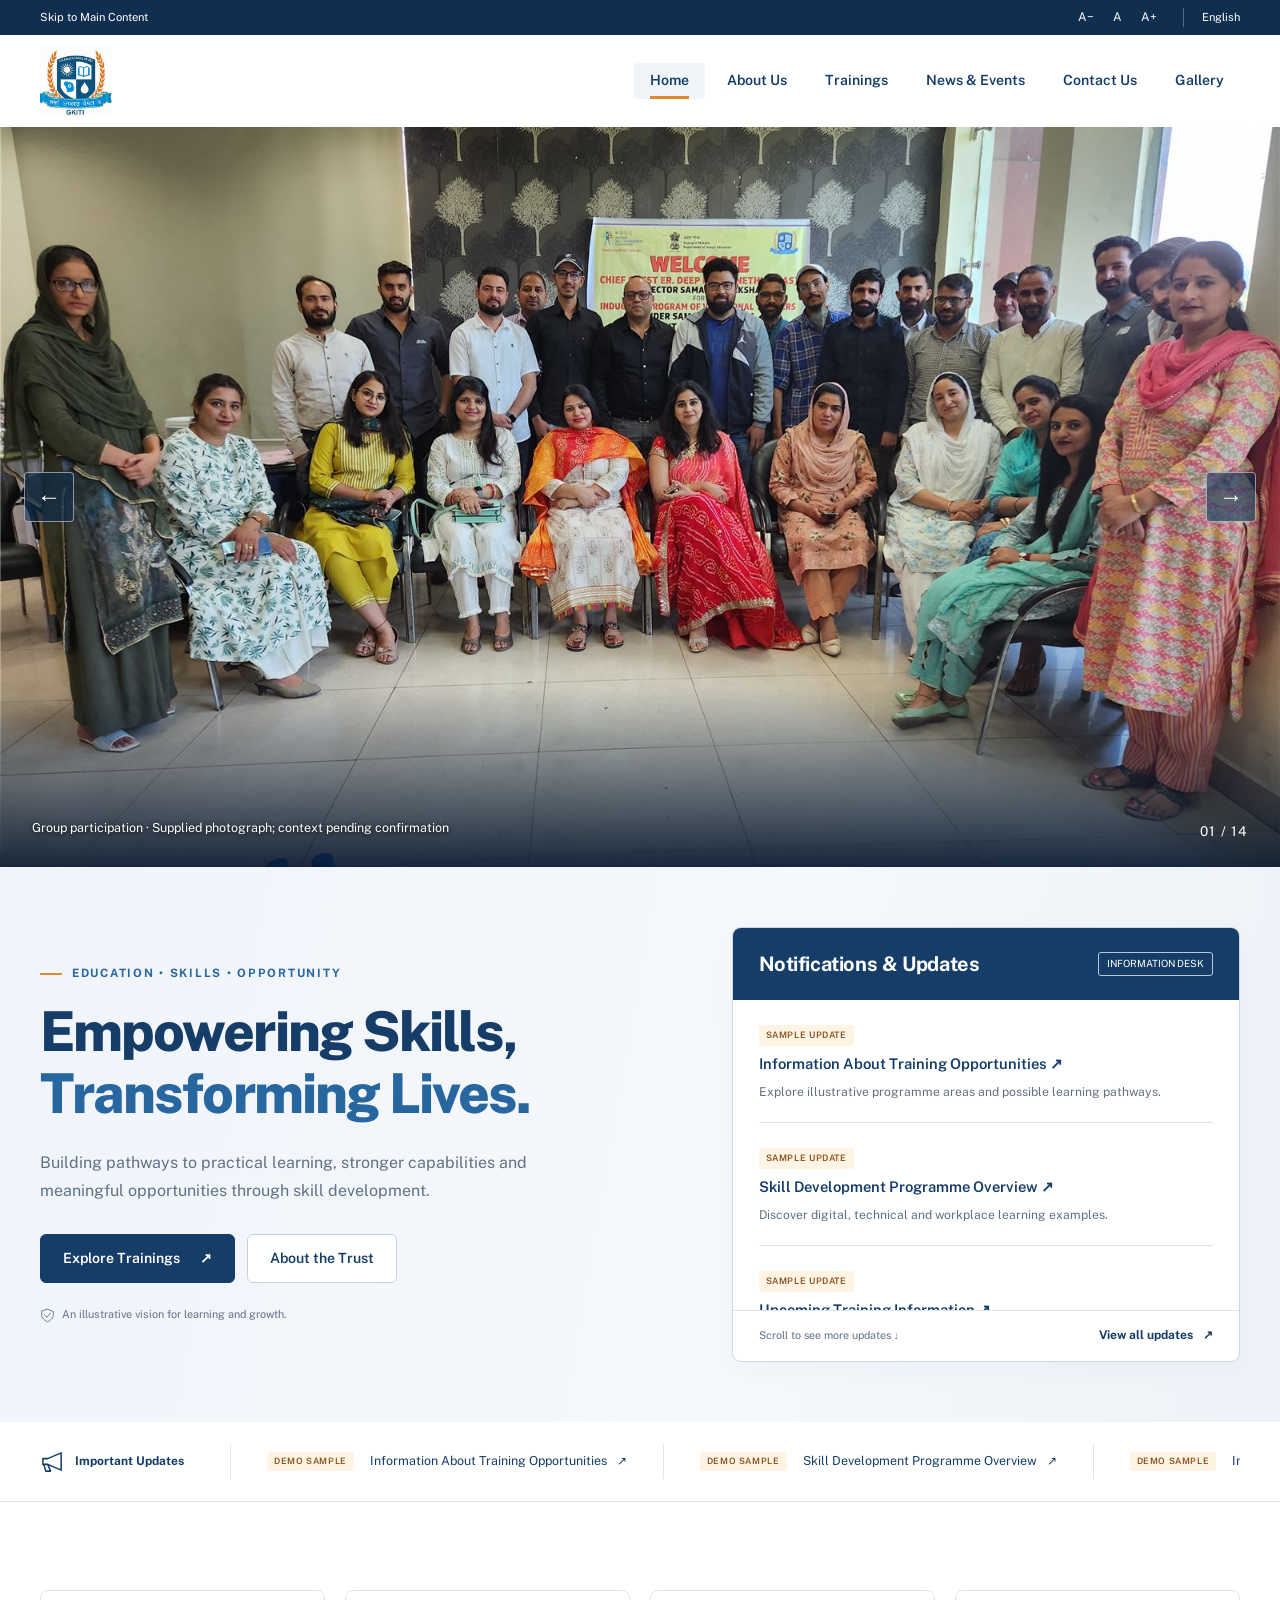
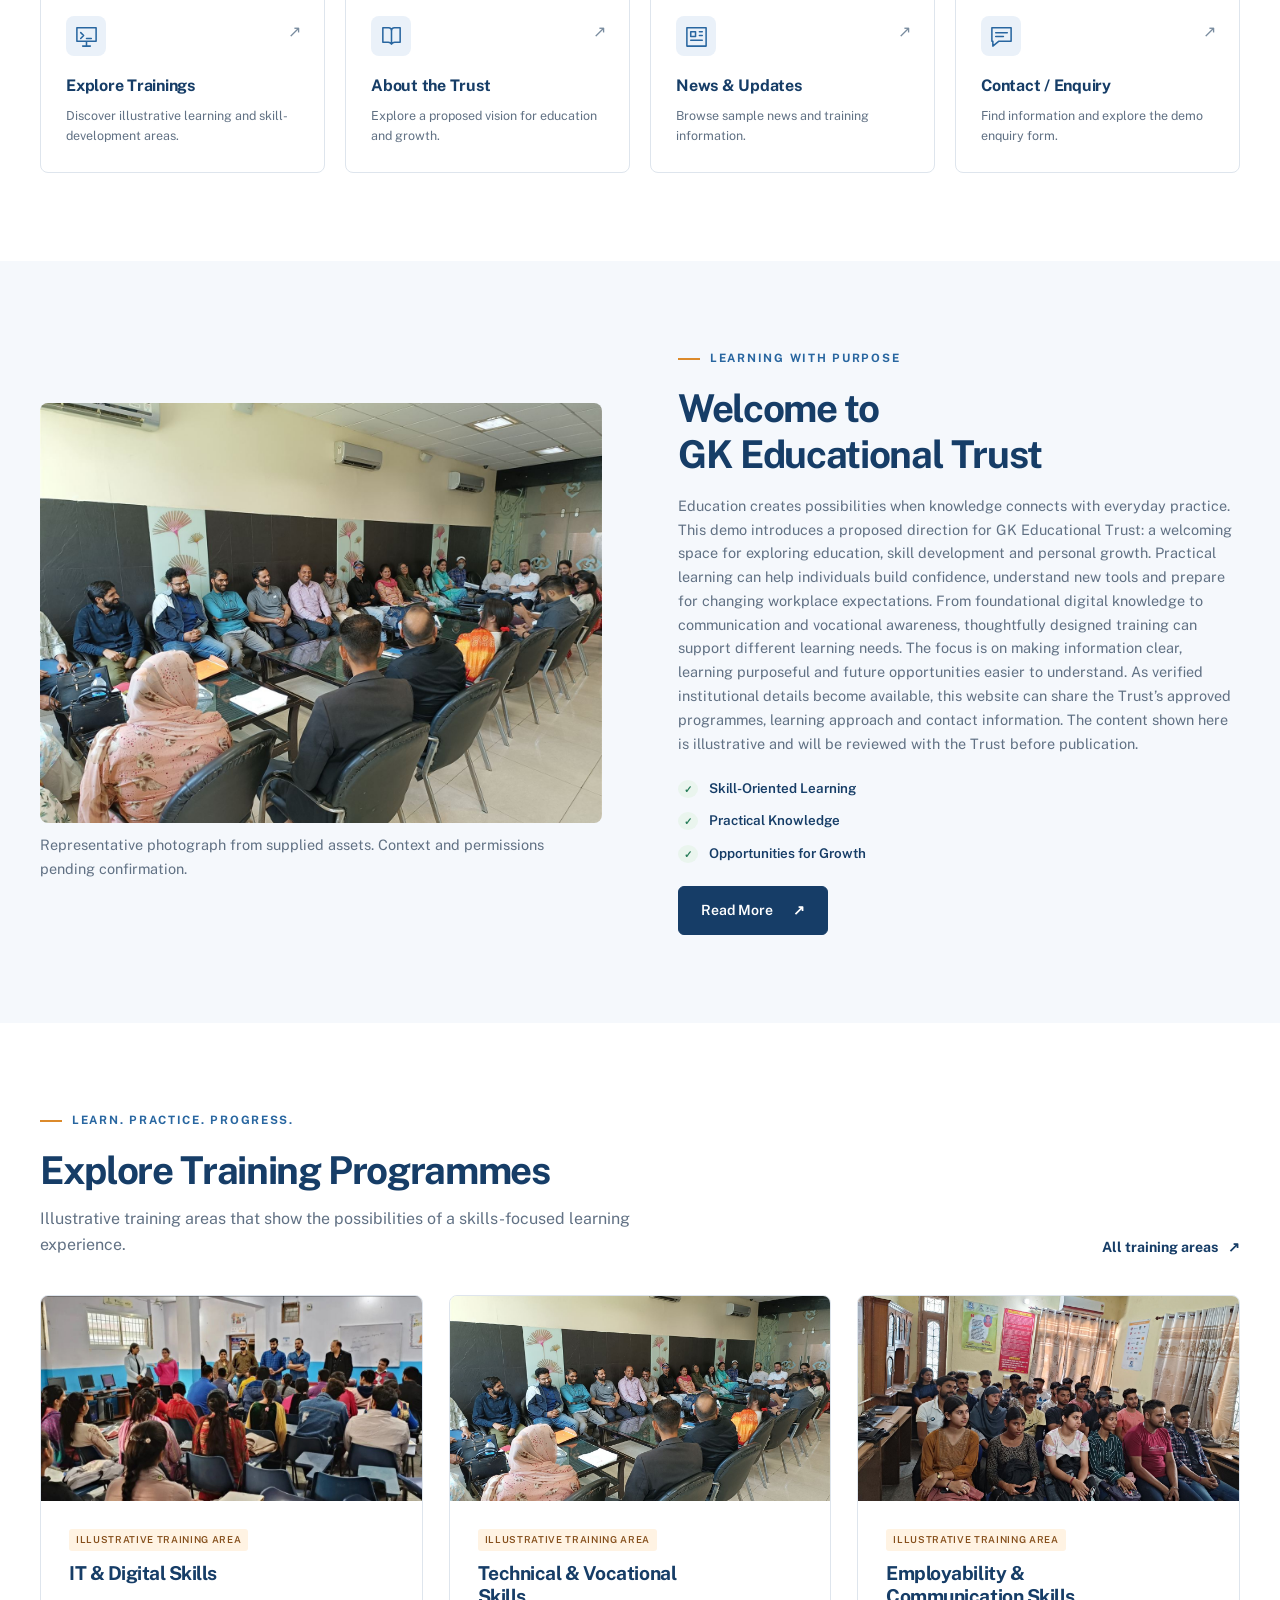
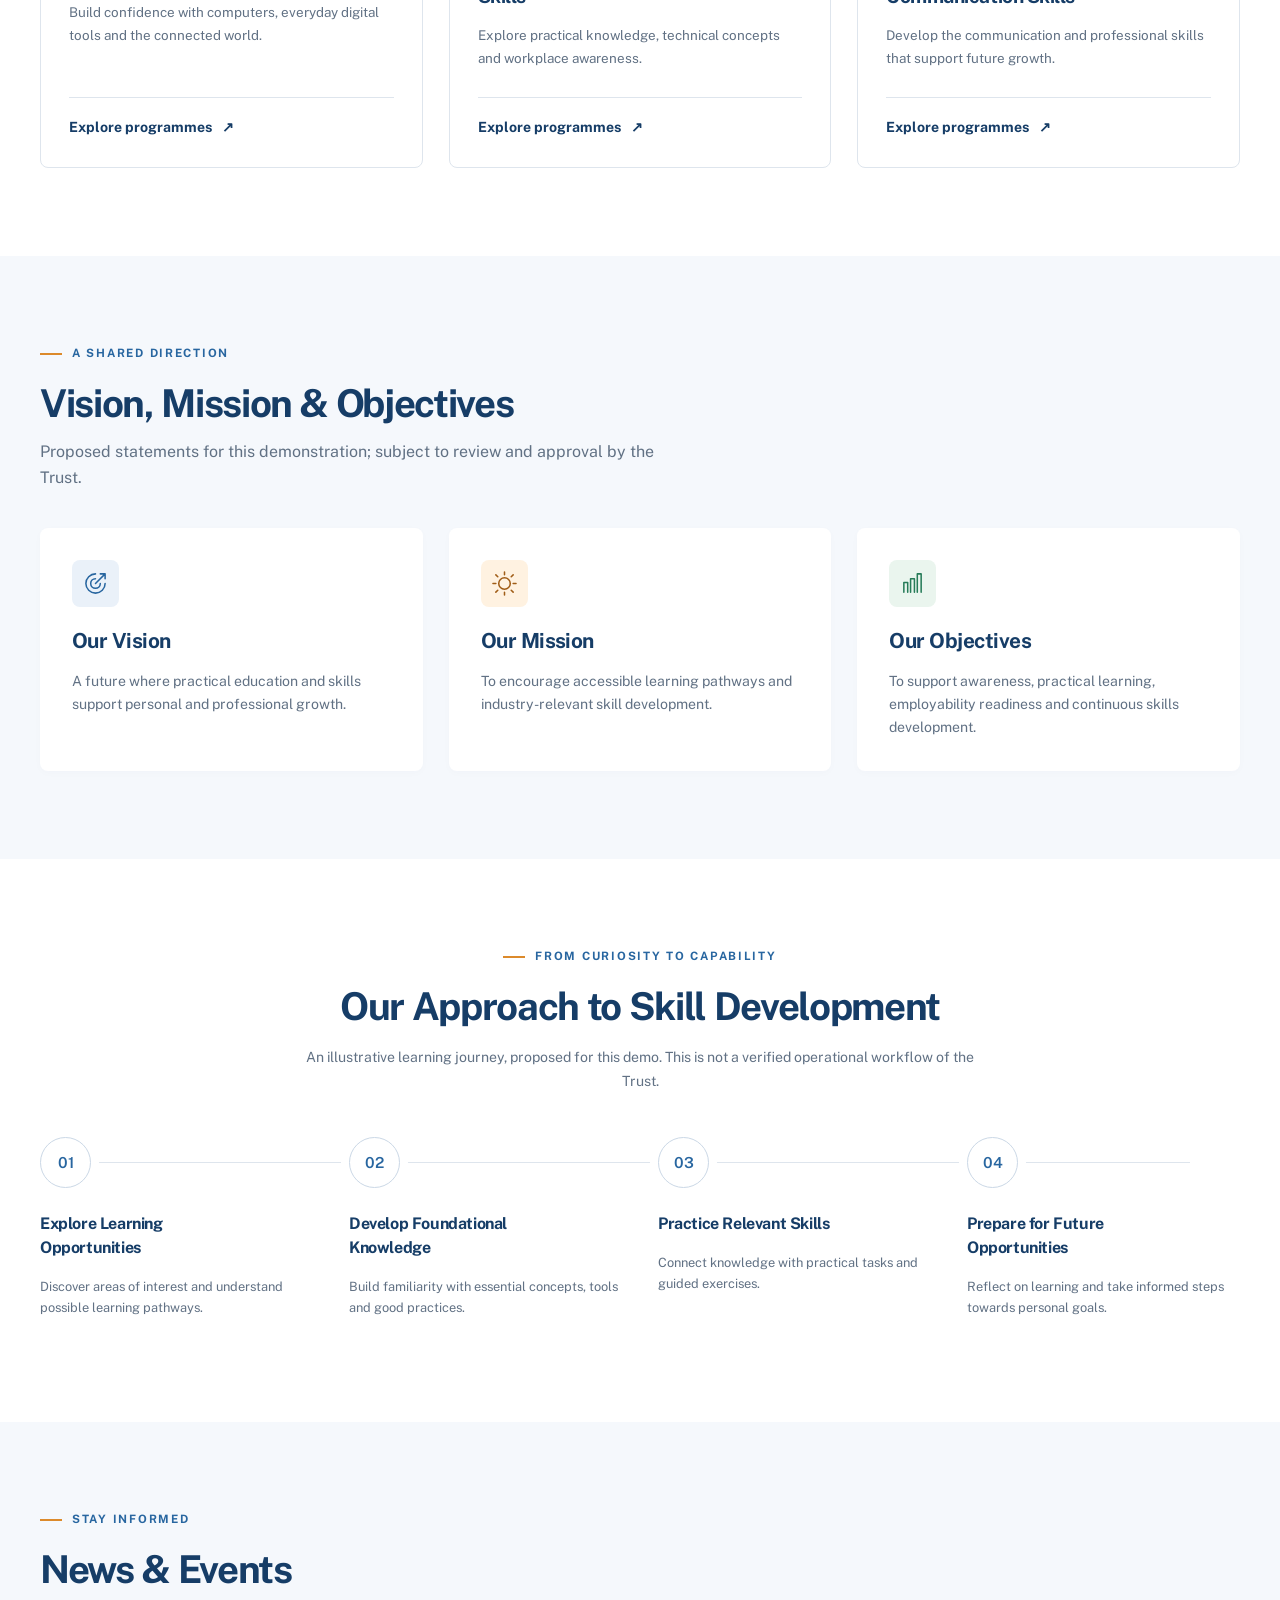
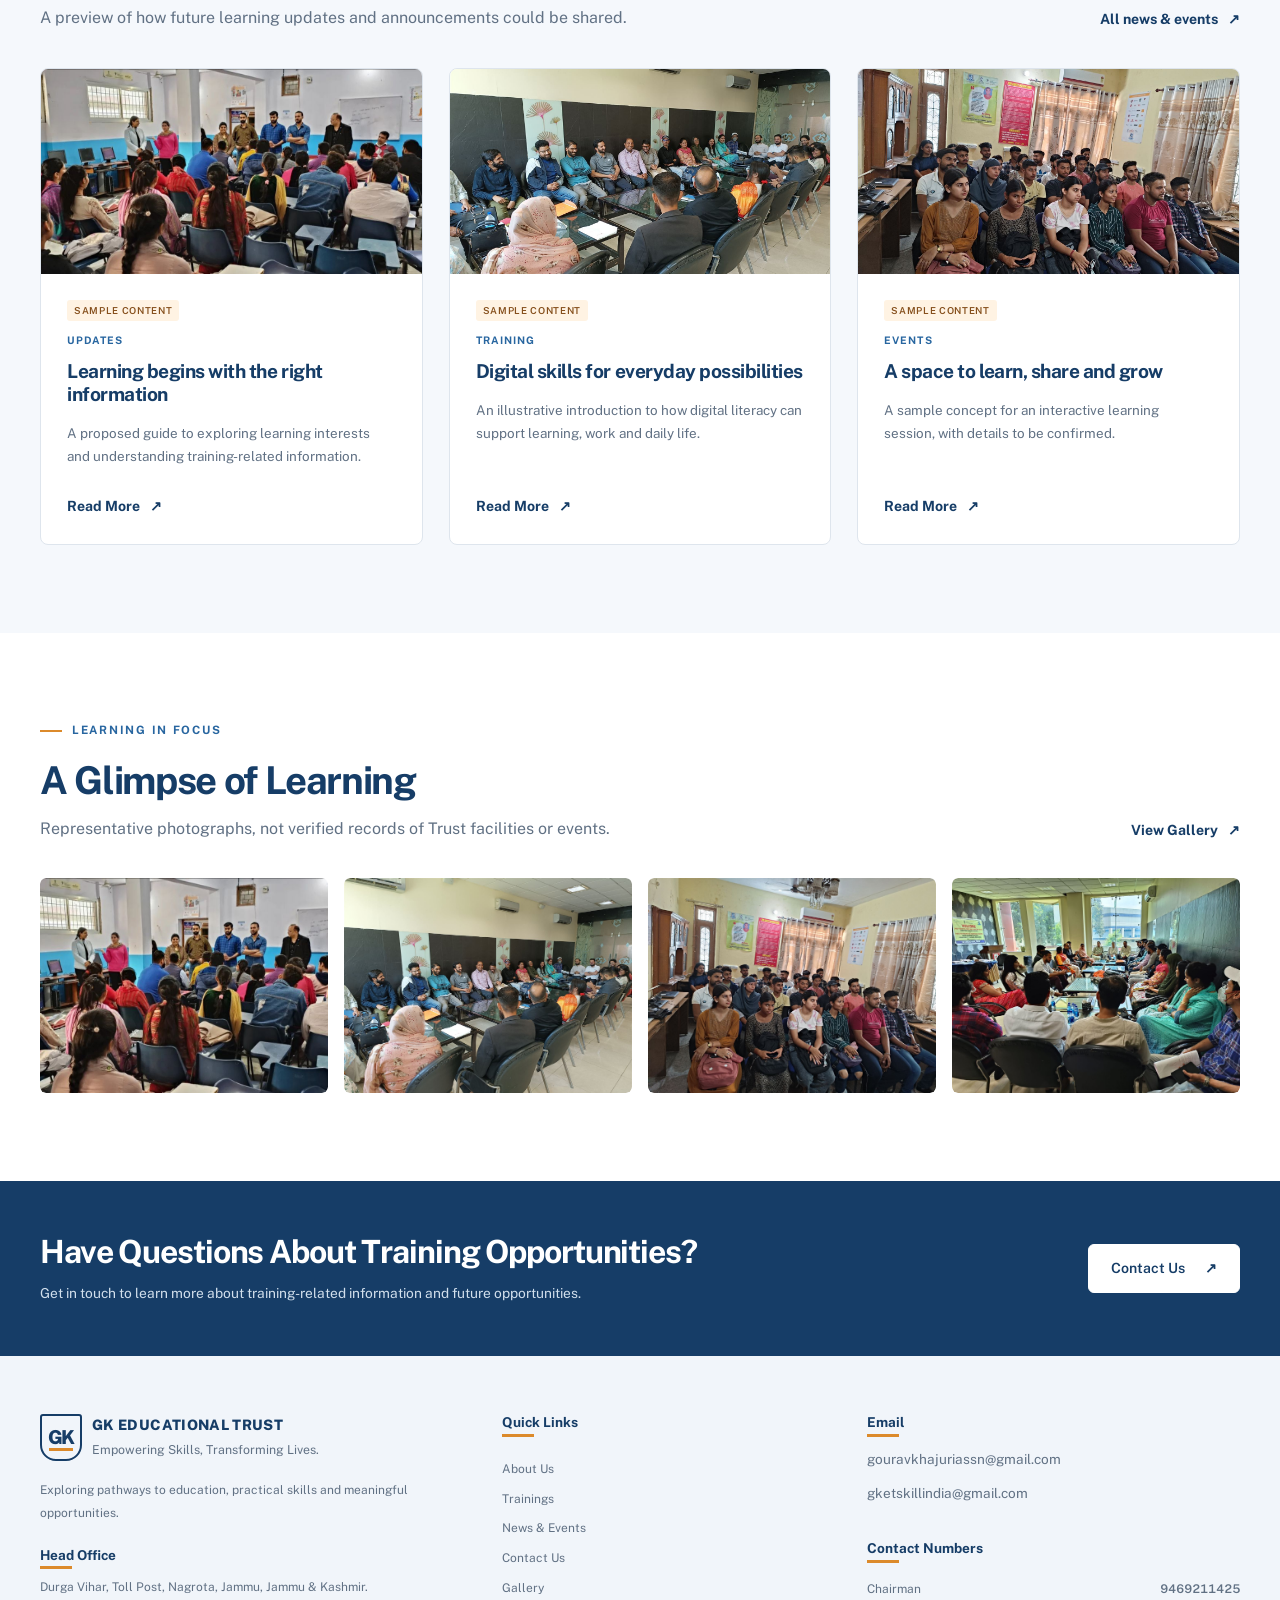
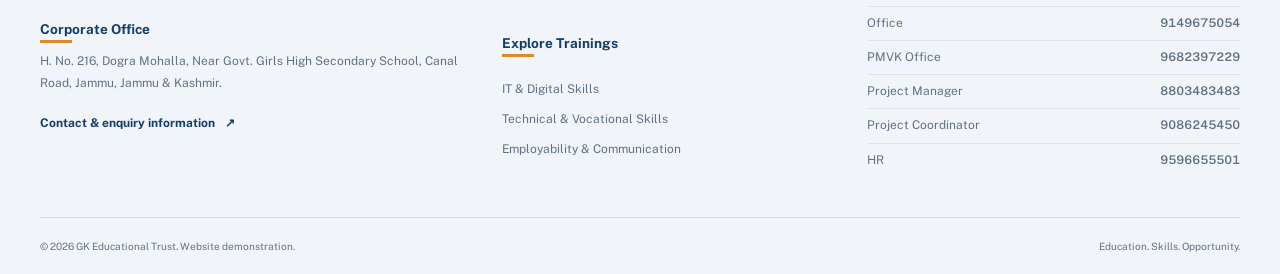
<file: index.html>
<!doctype html>
<html lang="en">

<head>
    <meta charset="utf-8">
    <meta name="viewport" content="width=device-width, initial-scale=1">
    <meta name="description"
        content="Home — GK Educational Trust. An illustrative website demo exploring education, practical learning and skill development.">
    <meta name="theme-color" content="#163D67">
    <title>Home | GK Educational Trust</title>
    <link rel="icon" href="assets/icons/favicon.svg" type="image/svg+xml">
    <link rel="stylesheet" href="css/style.css">
    <link rel="stylesheet" href="css/responsive.css">
    <link rel="stylesheet" href="css/header-home.css">
    <link rel="stylesheet" href="css/contact-details.css">
    <link rel="stylesheet" href="css/page-loader.css">
    <script src="js/page-loader.js" defer></script>
    <script src="js/main.js" defer></script>
    <script src="js/home.js" defer></script>
    <link rel="stylesheet" href="css/motion.css">
    <script src="js/motion.js" defer></script>
</head>

<body>
    <header>
        <div class="utility">
            <div class="container"><a href="#main">Skip to Main Content</a>
                <div class="utility-tools">
                    <div class="font-tools js-only" role="group" aria-label="Text size"><button type="button"
                            data-font="smaller" aria-label="Decrease text size">A−</button><button type="button"
                            data-font="reset" aria-label="Reset text size">A</button><button type="button"
                            data-font="larger" aria-label="Increase text size">A+</button></div><span>English</span>
                </div>
            </div>
        </div>
        <div class="container identity"><a href="index.html" class="brand" aria-label="GK Educational Trust home"><img
                    class="brand-logo" src="assets/images/trust-logo-gkiti.png" alt="GK Educational Trust supplied logo"
                    width="70" height="76"></a>
            <nav class="container nav-inner" aria-label="Main navigation"><button class="menu-toggle" type="button"
                    aria-expanded="false" aria-controls="main-navigation"><span aria-hidden="true">☰</span>
                    Menu</button>
                <ul class="nav-links" id="main-navigation">
                    <li><a href="index.html" aria-current="page">Home</a></li>
                    <li><a href="about.html">About Us</a></li>
                    <li><a href="trainings.html">Trainings</a></li>
                    <li><a href="news-events.html">News & Events</a></li>
                    <li><a href="contact.html">Contact Us</a></li>
                    <li><a href="gallery.html">Gallery</a></li>
                </ul>
            </nav>
        </div>
    </header>
    <main id="main" tabindex="-1">
        <section class="photo-slider" aria-label="Supplied photo collection" aria-roledescription="carousel"
            tabindex="0">
            <figure class="photo-slide" role="group" aria-roledescription="slide" aria-label="1 of 14"><img
                    src="assets/images/supplied-02.jpg" fetchpriority="high" alt="Participants gathered together in a classroom"
                    width="1600" height="1200" decoding="async">
                <figcaption>Group participation · Supplied photograph; context pending confirmation</figcaption>
            </figure>
            <figure class="photo-slide" role="group" aria-roledescription="slide" aria-label="2 of 14" hidden><img
                    data-src="assets/images/supplied-03.jpg"
                    alt="Participants displaying documents together in an institutional room" width="1600" height="1200"
                    decoding="async">
                <figcaption>A shared moment · Supplied photograph; context pending confirmation</figcaption>
            </figure>


            <figure class="photo-slide" role="group" aria-roledescription="slide" aria-label="3 of 14" hidden><img
                    data-src="assets/images/supplied-06.jpg" alt="A group gathered outdoors among tall trees"
                    width="1080" height="887" decoding="async">
                <figcaption>Exploring new environments · Supplied photograph; context pending confirmation</figcaption>
            </figure>
            <figure class="photo-slide" role="group" aria-roledescription="slide" aria-label="4 of 14" hidden><img
                    data-src="assets/images/supplied-10.jpg" alt="Participants holding documents beside a desk"
                    width="1600" height="1200" decoding="async">
                <figcaption>Participant presentation · Supplied photograph; context pending confirmation</figcaption>
            </figure>
            <figure class="photo-slide" role="group" aria-roledescription="slide" aria-label="5 of 14" hidden><img
                    data-src="assets/images/supplied-11.jpg" alt="A large group gathered outside a brick building"
                    width="1600" height="1200" decoding="async">
                <figcaption>Learning community · Supplied photograph; context pending confirmation</figcaption>
            </figure>
            <figure class="photo-slide" role="group" aria-roledescription="slide" aria-label="6 of 14" hidden><img
                    data-src="assets/images/supplied-12.jpg"
                    alt="Participants displaying documents at a group gathering" width="1280" height="960"
                    decoding="async">
                <figcaption>Shared achievements · Supplied photograph; context pending confirmation</figcaption>
            </figure>
            <figure class="photo-slide" role="group" aria-roledescription="slide" aria-label="7 of 14" hidden><img
                    data-src="assets/images/supplied-13.jpg" alt="A group gathered outdoors holding Indian flags"
                    width="1280" height="960" decoding="async">
                <figcaption>Community gathering · Supplied photograph; context pending confirmation</figcaption>
            </figure>
            <figure class="photo-slide" role="group" aria-roledescription="slide" aria-label="8 of 14" hidden><img
                    data-src="assets/images/supplied-14.jpg" alt="Participants standing together with documents"
                    width="1600" height="1200" decoding="async">
                <figcaption>A moment together · Supplied photograph; context pending confirmation</figcaption>
            </figure>
            <figure class="photo-slide" role="group" aria-roledescription="slide" aria-label="9 of 14" hidden><img
                    data-src="assets/images/supplied-15.jpg" alt="Participants attending an indoor presentation"
                    width="1024" height="768" decoding="async">
                <figcaption>Learning together · Supplied photograph; context pending confirmation</figcaption>
            </figure>
            <figure class="photo-slide" role="group" aria-roledescription="slide" aria-label="10 of 14" hidden><img
                    data-src="assets/images/supplied-16.jpg" alt="Participants gathered for a document presentation"
                    width="1600" height="1200" decoding="async">
                <figcaption>Participant recognition · Supplied photograph; context pending confirmation</figcaption>
            </figure>
            <figure class="photo-slide" role="group" aria-roledescription="slide" aria-label="11 of 14" hidden><img
                    data-src="assets/images/supplied-20.jpg" alt="Participants seated around tables during a discussion"
                    width="1600" height="1200" decoding="async">
                <figcaption>Ideas around the table · Supplied photograph; context pending confirmation</figcaption>
            </figure>
            <figure class="photo-slide" role="group" aria-roledescription="slide" aria-label="12 of 14" hidden><img
                    data-src="assets/images/supplied-21.jpg" alt="Adult learners listening during a classroom session"
                    width="1600" height="1200" decoding="async">
                <figcaption>Classroom discussion · Supplied photograph; context pending confirmation</figcaption>
            </figure>
            <figure class="photo-slide" role="group" aria-roledescription="slide" aria-label="13 of 14" hidden><img
                    data-src="assets/images/supplied-22.jpg"
                    alt="Participants attending a presentation in an auditorium" width="1600" height="1200"
                    decoding="async">
                <figcaption>A shared learning space · Supplied photograph; context pending confirmation</figcaption>
            </figure>
            <figure class="photo-slide" role="group" aria-roledescription="slide" aria-label="14 of 14" hidden><img
                    data-src="assets/images/supplied-29.jpg"
                    alt="Participants standing together indoors in matching shirts" width="1280" height="960"
                    decoding="async">
                <figcaption>Group participation · Supplied photograph; context pending confirmation</figcaption>
            </figure>
            <div class="slider-controls js-only"><button type="button" data-slide-prev
                    aria-label="Previous slide">←</button><button type="button" data-slide-next
                    aria-label="Next slide">→</button><span class="slide-counter" aria-live="off">01 / 14</span></div>
            <noscript><a class="slider-noscript" href="gallery.html">View all supplied photographs →</a></noscript>
        </section>
        <section class="hero">
            <div class="container hero-grid">
                <div class="hero-copy"><span class="eyebrow">Education • Skills • Opportunity</span>
                    <h1>Empowering Skills,<br><span>Transforming Lives.</span></h1>
                    <p>Building pathways to practical learning, stronger capabilities and meaningful opportunities
                        through skill development.</p>
                    <div class="buttons"><a class="button" href="trainings.html">Explore Trainings <span
                                aria-hidden="true">↗</span></a><a class="button secondary" href="about.html">About the
                            Trust</a></div>
                    <p class="hero-note"><svg class="icon" viewBox="0 0 26 26" aria-hidden="true">
                            <path d="M13 2l10 4v7c0 6-10 11-10 11S3 19 3 13V6z M8 12l4 4 6-7" />
                        </svg> An illustrative vision for learning and growth.</p>
                </div>
                <aside class="notification-panel" aria-labelledby="notifications-title">
                    <div class="notification-heading">
                        <h2 id="notifications-title">Notifications & Updates</h2><span>INFORMATION DESK</span>
                    </div>
                    <div class="notification-scroll" tabindex="0" role="region"
                        aria-label="Scrollable sample notifications">
                        <ul class="notification-list">
                            <li><span class="sample">Sample update</span><a
                                    href="news-events.html#news-detail-0">Information About Training Opportunities <span
                                        aria-hidden="true">↗</span></a>
                                <p>Explore illustrative programme areas and possible learning pathways.</p>
                            </li>
                            <li><span class="sample">Sample update</span><a href="news-events.html#news-detail-1">Skill
                                    Development Programme Overview <span aria-hidden="true">↗</span></a>
                                <p>Discover digital, technical and workplace learning examples.</p>
                            </li>
                            <li><span class="sample">Sample update</span><a
                                    href="news-events.html#news-detail-2">Upcoming Training Information <span
                                        aria-hidden="true">↗</span></a>
                                <p>Future training information will be shared after confirmation.</p>
                            </li>
                            <li><span class="sample">Sample update</span><a
                                    href="news-events.html#news-detail-3">Understanding Programme Information <span
                                        aria-hidden="true">↗</span></a>
                                <p>What to look for when exploring a learning opportunity.</p>
                            </li>
                            <li><span class="sample">Sample update</span><a href="news-events.html#news-detail-4">The
                                    Value of Practical Learning <span aria-hidden="true">↗</span></a>
                                <p>Explore how practice and feedback support stronger foundations.</p>
                            </li>
                            <li><span class="sample">Sample update</span><a
                                    href="news-events.html#news-detail-5">Planning Your Learning Journey <span
                                        aria-hidden="true">↗</span></a>
                                <p>Consider your interests and prepare questions about your next step.</p>
                            </li>
                        </ul>
                    </div>
                    <div class="notification-footer"><span>Scroll to see more updates ↓</span><a class="text-link"
                            href="news-events.html">View all updates</a></div>
                </aside>
            </div>
        </section>
        <section class="updates" aria-label="Important updates">
            <div class="container updates-inner">
                <div class="updates-label"><svg class="icon" viewBox="0 0 26 26" aria-hidden="true">
                        <path d="M3 10h5l14-6v18L8 16H3z M8 16l3 7H6l-2-7" />
                    </svg> Important Updates</div>
                <div class="updates-items"><a href="news-events.html#news-detail-0"><span class="sample">Demo
                            sample</span> Information About Training Opportunities <span
                            aria-hidden="true">↗</span></a><a href="news-events.html#news-detail-1"><span
                            class="sample">Demo sample</span> Skill Development Programme Overview <span
                            aria-hidden="true">↗</span></a></div>
            </div>
        </section>
        <section class="section" aria-label="Quick access">
            <div class="container">
                <div class="quick-grid"><a class="quick-card" href="trainings.html"><span class="arrow"
                            aria-hidden="true">↗</span>
                        <div class="icon-box"><svg class="icon" viewBox="0 0 26 26" aria-hidden="true">
                                <path d="M3 4h20v14H3z M9 23h8 M13 18v5 M7 9l3 3-3 3 M13 15h5" />
                            </svg></div>
                        <h3>Explore Trainings</h3>
                        <p>Discover illustrative learning and skill-development areas.</p>
                    </a><a class="quick-card" href="about.html"><span class="arrow" aria-hidden="true">↗</span>
                        <div class="icon-box"><svg class="icon" viewBox="0 0 26 26" aria-hidden="true">
                                <path
                                    d="M4 4h6a3 3 0 0 1 3 3v14a4 4 0 0 0-4-2H4z M13 7a3 3 0 0 1 3-3h6v15h-5a4 4 0 0 0-4 2" />
                            </svg></div>
                        <h3>About the Trust</h3>
                        <p>Explore a proposed vision for education and growth.</p>
                    </a><a class="quick-card" href="news-events.html"><span class="arrow" aria-hidden="true">↗</span>
                        <div class="icon-box"><svg class="icon" viewBox="0 0 26 26" aria-hidden="true">
                                <path d="M3 4h20v19H3z M7 8h5v5H7z M16 8h3 M16 12h3 M7 17h12" />
                            </svg></div>
                        <h3>News & Updates</h3>
                        <p>Browse sample news and training information.</p>
                    </a><a class="quick-card" href="contact.html"><span class="arrow" aria-hidden="true">↗</span>
                        <div class="icon-box"><svg class="icon" viewBox="0 0 26 26" aria-hidden="true">
                                <path d="M3 4h20v14H10l-6 5v-5H3z M7 9h12 M7 13h8" />
                            </svg></div>
                        <h3>Contact / Enquiry</h3>
                        <p>Find information and explore the demo enquiry form.</p>
                    </a></div>
            </div>
        </section>
        <section class="section tinted">
            <div class="container split">
                <div><img src="assets/images/learning-2.jpg" alt="Participants engaged in a classroom learning session"
                        width="1400" height="1050" loading="lazy" decoding="async" class="feature-image">
                    <p class="photo-caption">Representative photograph from supplied assets. Context and permissions
                        pending confirmation.</p>
                </div>
                <div><span class="eyebrow">Learning with purpose</span>
                    <h2>Welcome to<br>GK Educational Trust</h2>
                    <p>Education creates possibilities when knowledge connects with everyday practice. This demo
                        introduces a proposed direction for GK Educational Trust: a welcoming space for exploring
                        education, skill development and personal growth. Practical learning can help individuals build
                        confidence, understand new tools and prepare for changing workplace expectations. From
                        foundational digital knowledge to communication and vocational awareness, thoughtfully designed
                        training can support different learning needs. The focus is on making information clear,
                        learning purposeful and future opportunities easier to understand. As verified institutional
                        details become available, this website can share the Trust’s approved programmes, learning
                        approach and contact information. The content shown here is illustrative and will be reviewed
                        with the Trust before publication.</p>
                    <ul class="check-list">
                        <li>Skill-Oriented Learning</li>
                        <li>Practical Knowledge</li>
                        <li>Opportunities for Growth</li>
                    </ul><a class="button" href="about.html">Read More <span aria-hidden="true">↗</span></a>
                </div>
            </div>
        </section>
        <section class="section">
            <div class="container">
                <div class="section-head">
                    <div><span class="eyebrow">Learn. Practice. Progress.</span>
                        <h2>Explore Training Programmes</h2>
                        <p>Illustrative training areas that show the possibilities of a skills-focused learning
                            experience.</p>
                    </div><a class="text-link" href="trainings.html">All training areas</a>
                </div>
                <div class="cards">
                    <article class="card category-card"><img src="assets/images/learning-1.jpg"
                            alt="Learners and instructors in a computer classroom" width="1080" height="564"
                            loading="lazy" decoding="async" class="">
                        <div class="card-body"><span class="sample">Illustrative training area</span>
                            <h3>IT & Digital Skills</h3>
                            <p>Build confidence with computers, everyday digital tools and the connected world.</p><a
                                class="text-link" href="trainings.html#digital">Explore programmes</a>
                        </div>
                    </article>
                    <article class="card category-card"><img src="assets/images/learning-2.jpg"
                            alt="Participants listening during a classroom learning session" width="1400" height="1050"
                            loading="lazy" decoding="async" class="">
                        <div class="card-body"><span class="sample">Illustrative training area</span>
                            <h3>Technical & Vocational Skills</h3>
                            <p>Explore practical knowledge, technical concepts and workplace awareness.</p><a
                                class="text-link" href="trainings.html#technical">Explore programmes</a>
                        </div>
                    </article>
                    <article class="card category-card"><img src="assets/images/learning-3.jpg"
                            alt="Young adults attending a group learning session" width="1400" height="1050"
                            loading="lazy" decoding="async" class="">
                        <div class="card-body"><span class="sample">Illustrative training area</span>
                            <h3>Employability & Communication Skills</h3>
                            <p>Develop the communication and professional skills that support future growth.</p><a
                                class="text-link" href="trainings.html#employability">Explore programmes</a>
                        </div>
                    </article>
                </div>
            </div>
        </section>
        <section class="section tinted principles">
            <div class="container">
                <div class="section-head">
                    <div><span class="eyebrow">A shared direction</span>
                        <h2>Vision, Mission & Objectives</h2>
                        <p>Proposed statements for this demonstration; subject to review and approval by the Trust.</p>
                    </div>
                </div>
                <div class="cards">
                    <article class="card">
                        <div class="icon-box"><svg class="icon" viewBox="0 0 26 26" aria-hidden="true">
                                <path d="M23 13a10 10 0 1 1-10-10 M18 13a5 5 0 1 1-5-5 M13 13L23 3 M18 3h5v5" />
                            </svg></div>
                        <h3>Our Vision</h3>
                        <p>A future where practical education and skills support personal and professional growth.</p>
                    </article>
                    <article class="card">
                        <div class="icon-box"><svg class="icon" viewBox="0 0 26 26" aria-hidden="true">
                                <path
                                    d="M13 7a6 6 0 1 1 0 12 6 6 0 0 1 0-12 M13 1v3 M13 22v3 M1 13h3 M22 13h3 M4 4l2 2 M20 20l2 2 M4 22l2-2 M20 6l2-2" />
                            </svg></div>
                        <h3>Our Mission</h3>
                        <p>To encourage accessible learning pathways and industry-relevant skill development.</p>
                    </article>
                    <article class="card">
                        <div class="icon-box"><svg class="icon" viewBox="0 0 26 26" aria-hidden="true">
                                <path d="M4 22V12h4v10 M11 22V8h4v14 M18 22V3h4v19" />
                            </svg></div>
                        <h3>Our Objectives</h3>
                        <p>To support awareness, practical learning, employability readiness and continuous skills
                            development.</p>
                    </article>
                </div>
            </div>
        </section>
        <section class="section">
            <div class="container">
                <div class="center-head"><span class="eyebrow">From curiosity to capability</span>
                    <h2>Our Approach to Skill Development</h2>
                    <p>An illustrative learning journey, proposed for this demo. This is not a verified operational
                        workflow of the Trust.</p>
                </div>
                <div class="process">
                    <article class="process-item"><span class="step">01</span>
                        <h3>Explore Learning Opportunities</h3>
                        <p>Discover areas of interest and understand possible learning pathways.</p>
                    </article>
                    <article class="process-item"><span class="step">02</span>
                        <h3>Develop Foundational Knowledge</h3>
                        <p>Build familiarity with essential concepts, tools and good practices.</p>
                    </article>
                    <article class="process-item"><span class="step">03</span>
                        <h3>Practice Relevant Skills</h3>
                        <p>Connect knowledge with practical tasks and guided exercises.</p>
                    </article>
                    <article class="process-item"><span class="step">04</span>
                        <h3>Prepare for Future Opportunities</h3>
                        <p>Reflect on learning and take informed steps towards personal goals.</p>
                    </article>
                </div>
            </div>
        </section>
        <section class="section tinted">
            <div class="container">
                <div class="section-head">
                    <div><span class="eyebrow">Stay informed</span>
                        <h2>News & Events</h2>
                        <p>A preview of how future learning updates and announcements could be shared.</p>
                    </div><a class="text-link" href="news-events.html">All news & events</a>
                </div>
                <div class="cards">
                    <article class="card news-card" data-category="updates"><img src="assets/images/learning-1.jpg"
                            alt="Representative classroom discussion" width="1080" height="564" loading="lazy"
                            decoding="async" class="">
                        <div class="card-body"><span class="sample">Sample content</span><span
                                class="card-category">updates</span>
                            <h3>Learning begins with the right information</h3>
                            <p>A proposed guide to exploring learning interests and understanding training-related
                                information.</p><a class="text-link" href="news-events.html#news-detail-0">Read More</a>
                        </div>
                    </article>
                    <article class="card news-card" data-category="training"><img src="assets/images/learning-2.jpg"
                            alt="Representative learning session" width="1400" height="1050" loading="lazy"
                            decoding="async" class="">
                        <div class="card-body"><span class="sample">Sample content</span><span
                                class="card-category">training</span>
                            <h3>Digital skills for everyday possibilities</h3>
                            <p>An illustrative introduction to how digital literacy can support learning, work and daily
                                life.</p><a class="text-link" href="news-events.html#news-detail-1">Read More</a>
                        </div>
                    </article>
                    <article class="card news-card" data-category="events"><img src="assets/images/learning-3.jpg"
                            alt="Representative group workshop" width="1400" height="1050" loading="lazy"
                            decoding="async" class="">
                        <div class="card-body"><span class="sample">Sample content</span><span
                                class="card-category">events</span>
                            <h3>A space to learn, share and grow</h3>
                            <p>A sample concept for an interactive learning session, with details to be confirmed.</p><a
                                class="text-link" href="news-events.html#news-detail-2">Read More</a>
                        </div>
                    </article>
                </div>
            </div>
        </section>
        <section class="section">
            <div class="container">
                <div class="section-head">
                    <div><span class="eyebrow">Learning in focus</span>
                        <h2>A Glimpse of Learning</h2>
                        <p>Representative photographs, not verified records of Trust facilities or events.</p>
                    </div><a class="text-link" href="gallery.html">View Gallery</a>
                </div>
                <div class="gallery-preview"><a href="gallery.html" aria-label="View gallery: computer education"><img
                            src="assets/images/learning-1.jpg" alt="Computer classroom with learners" width="1080"
                            height="564" loading="lazy" decoding="async" class=""></a><a href="gallery.html"
                        aria-label="View gallery: classroom learning"><img src="assets/images/learning-2.jpg"
                            alt="Classroom participants listening to instruction" width="1400" height="1050"
                            loading="lazy" decoding="async" class=""></a><a href="gallery.html"
                        aria-label="View gallery: group learning"><img src="assets/images/learning-3.jpg"
                            alt="Group learning session" width="1400" height="1050" loading="lazy" decoding="async"
                            class=""></a><a href="gallery.html" aria-label="View gallery: workshop discussion"><img
                            src="assets/images/learning-4.jpg" alt="Participants in a workshop discussion" width="1400"
                            height="1050" loading="lazy" decoding="async" class=""></a></div>
            </div>
        </section>
        <section class="cta">
            <div class="container">
                <div>
                    <h2>Have Questions About Training Opportunities?</h2>
                    <p>Get in touch to learn more about training-related information and future opportunities.</p>
                </div><a class="button light" href="contact.html">Contact Us <span aria-hidden="true">↗</span></a>
            </div>
        </section>
    </main>
    <footer class="footer">
        <div class="container">
            <div class="footer-grid">
                <div><a class="brand" href="index.html"><span class="monogram" aria-hidden="true">GK</span><span><span
                                class="brand-name">GK EDUCATIONAL TRUST</span><span class="tagline">Empowering Skills,
                                Transforming Lives.</span></span></a>
                    <p>Exploring pathways to education, practical skills and meaningful opportunities.</p>
                    <div class="office-address">
                        <h3>Head Office</h3>
                        <address>Durga Vihar, Toll Post, Nagrota, Jammu, Jammu &amp; Kashmir.</address>
                    </div>
                    <div class="office-address">
                        <h3>Corporate Office</h3>
                        <address>H. No. 216, Dogra Mohalla, Near Govt. Girls High Secondary School, Canal Road, Jammu,
                            Jammu &amp; Kashmir.</address>
                    </div><a class="text-link" href="contact.html">Contact &amp; enquiry information</a>
                </div>
                <div class="footer-navigation">
                    <div>
                        <h3>Quick Links</h3>
                        <ul>
                            <li><a href="about.html">About Us</a></li>
                            <li><a href="trainings.html">Trainings</a></li>
                            <li><a href="news-events.html">News & Events</a></li>
                            <li><a href="contact.html">Contact Us</a></li>
                            <li><a href="gallery.html">Gallery</a></li>
                        </ul>
                    </div>
                    <div>
                        <h3>Explore Trainings</h3>
                        <ul>
                            <li><a href="trainings.html#digital">IT & Digital Skills</a></li>
                            <li><a href="trainings.html#technical">Technical & Vocational Skills</a></li>
                            <li><a href="trainings.html#employability">Employability & Communication</a></li>
                        </ul>
                    </div>
                </div>
                <div class="footer-contact">
                    <div>
                        <h3>Email</h3>
                        <ul class="contact-emails">
                            <li><a href="mailto:gouravkhajuriassn@gmail.com">gouravkhajuriassn@gmail.com</a></li>
                            <li><a href="mailto:gketskillindia@gmail.com">gketskillindia@gmail.com</a></li>
                        </ul>
                    </div>
                    <div>
                        <h3>Contact Numbers</h3>
                        <ul class="phone-directory">
                            <li><span>Chairman</span><a href="tel:+919469211425">9469211425</a></li>
                            <li><span>Office</span><a href="tel:+919149675054">9149675054</a></li>
                            <li><span>PMVK Office</span><a href="tel:+919682397229">9682397229</a></li>
                            <li><span>Project Manager</span><a href="tel:+918803483483">8803483483</a></li>
                            <li><span>Project Coordinator</span><a href="tel:+919086245450">9086245450</a></li>
                            <li><span>HR</span><a href="tel:+919596655501">9596655501</a></li>
                        </ul>
                    </div>
                </div>
            </div>
            <div class="footer-bottom"><span>© 2026 GK Educational Trust. Website demonstration.</span><span>Education.
                    Skills. Opportunity.</span></div>
        </div>
    </footer><button type="button" class="back-top" aria-label="Back to top" hidden>↑</button>
</body>

</html>
</file>
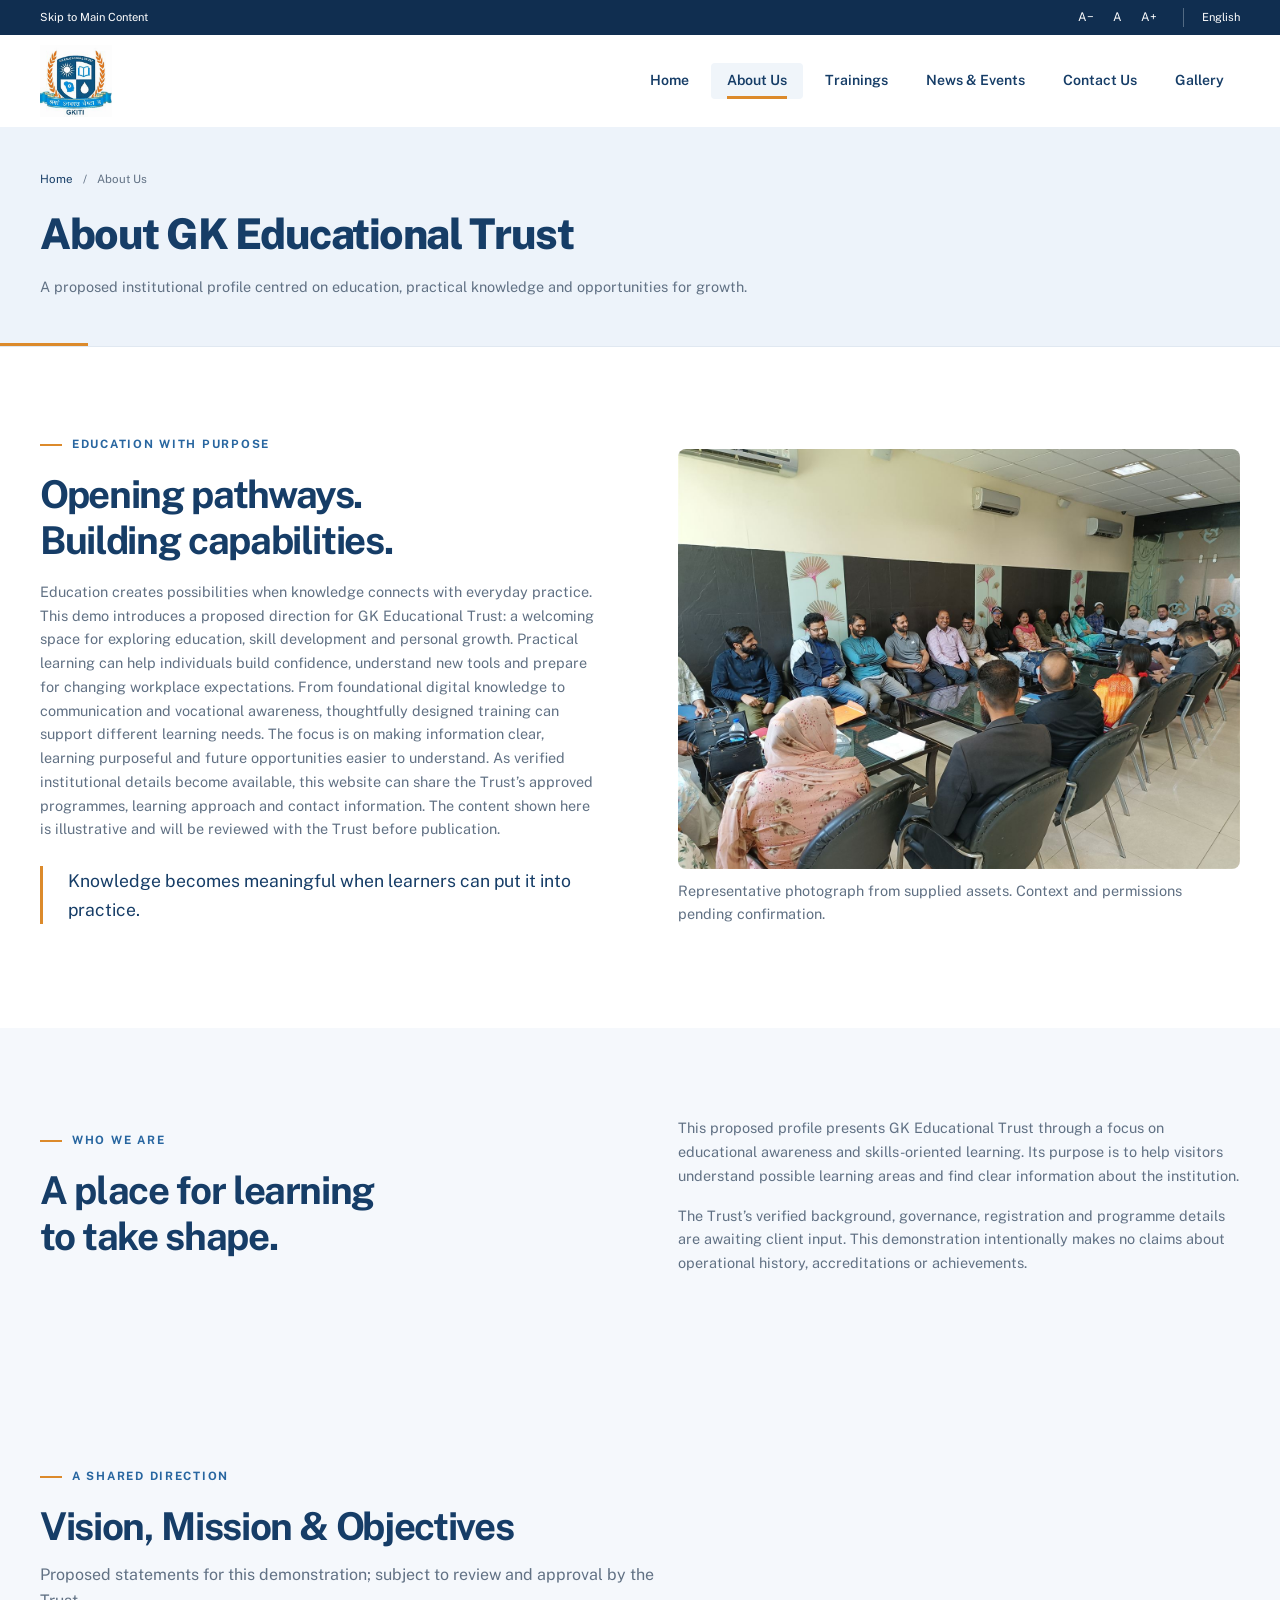
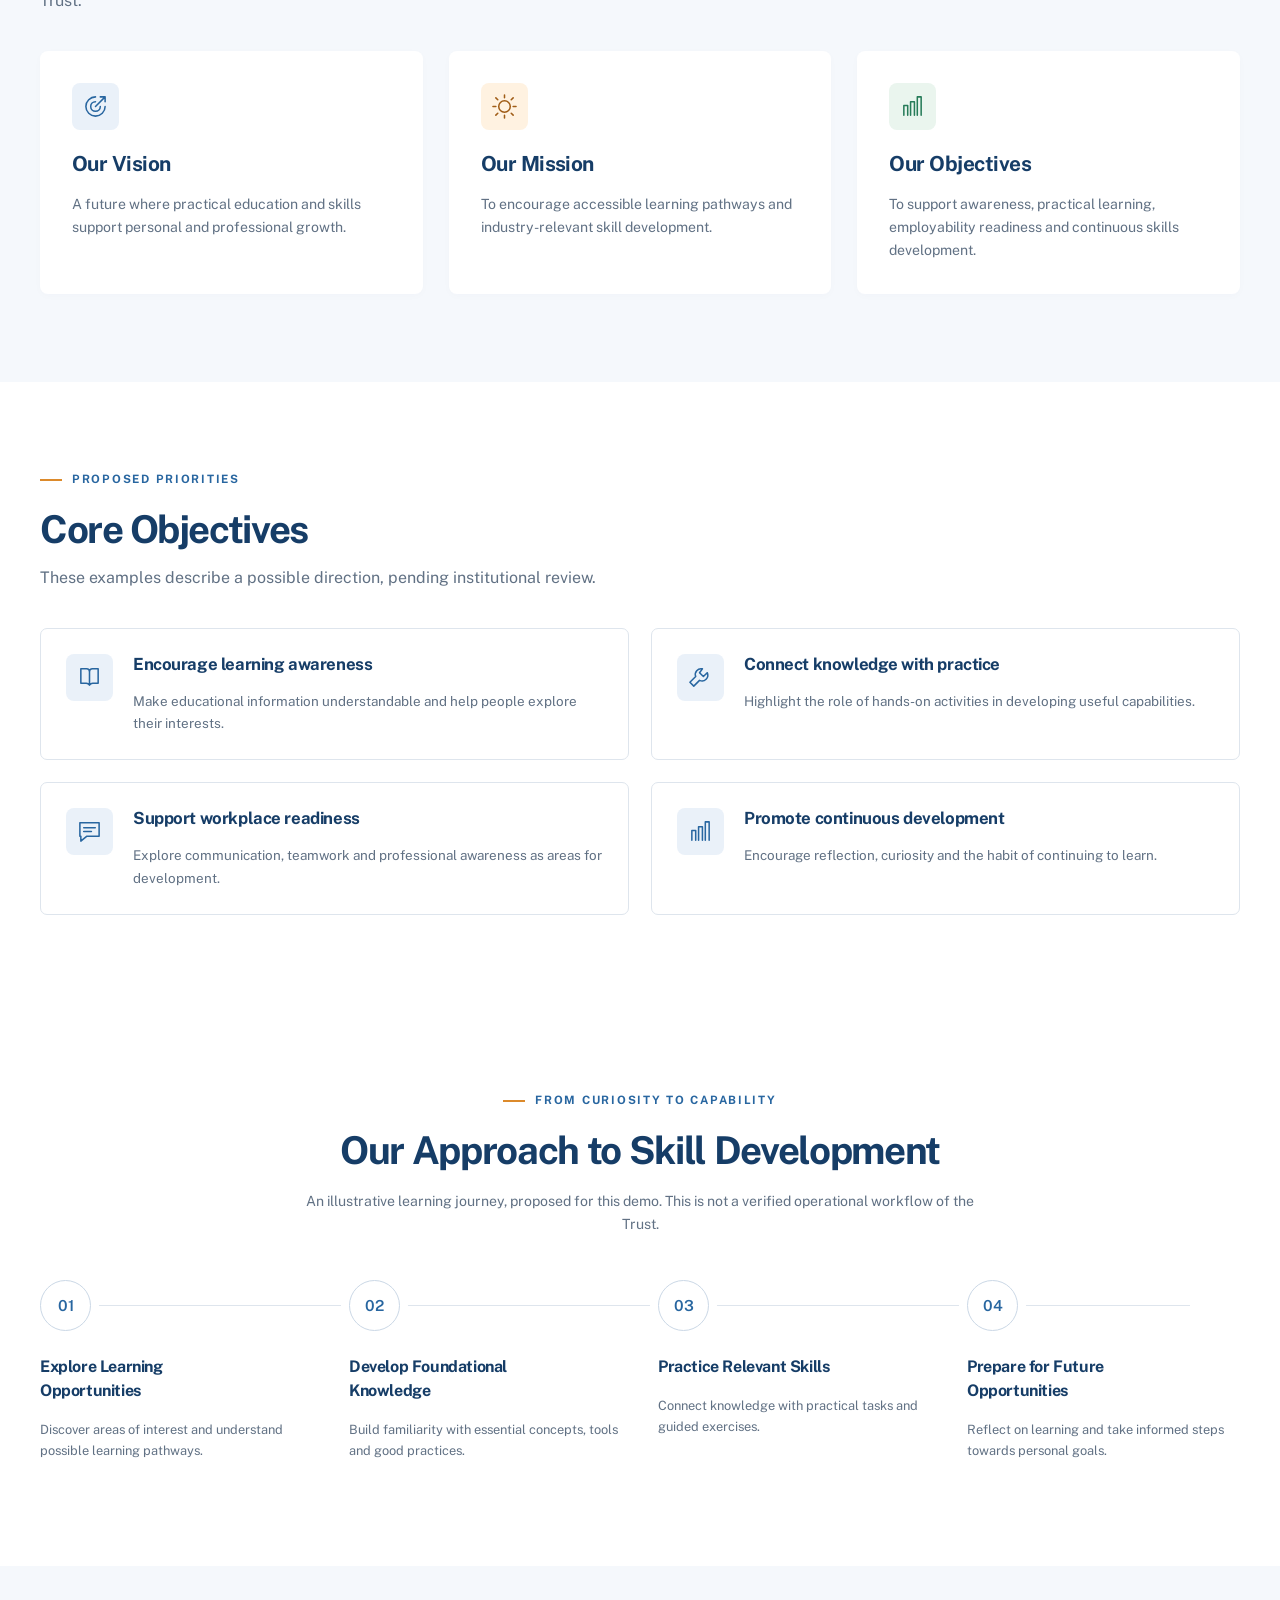
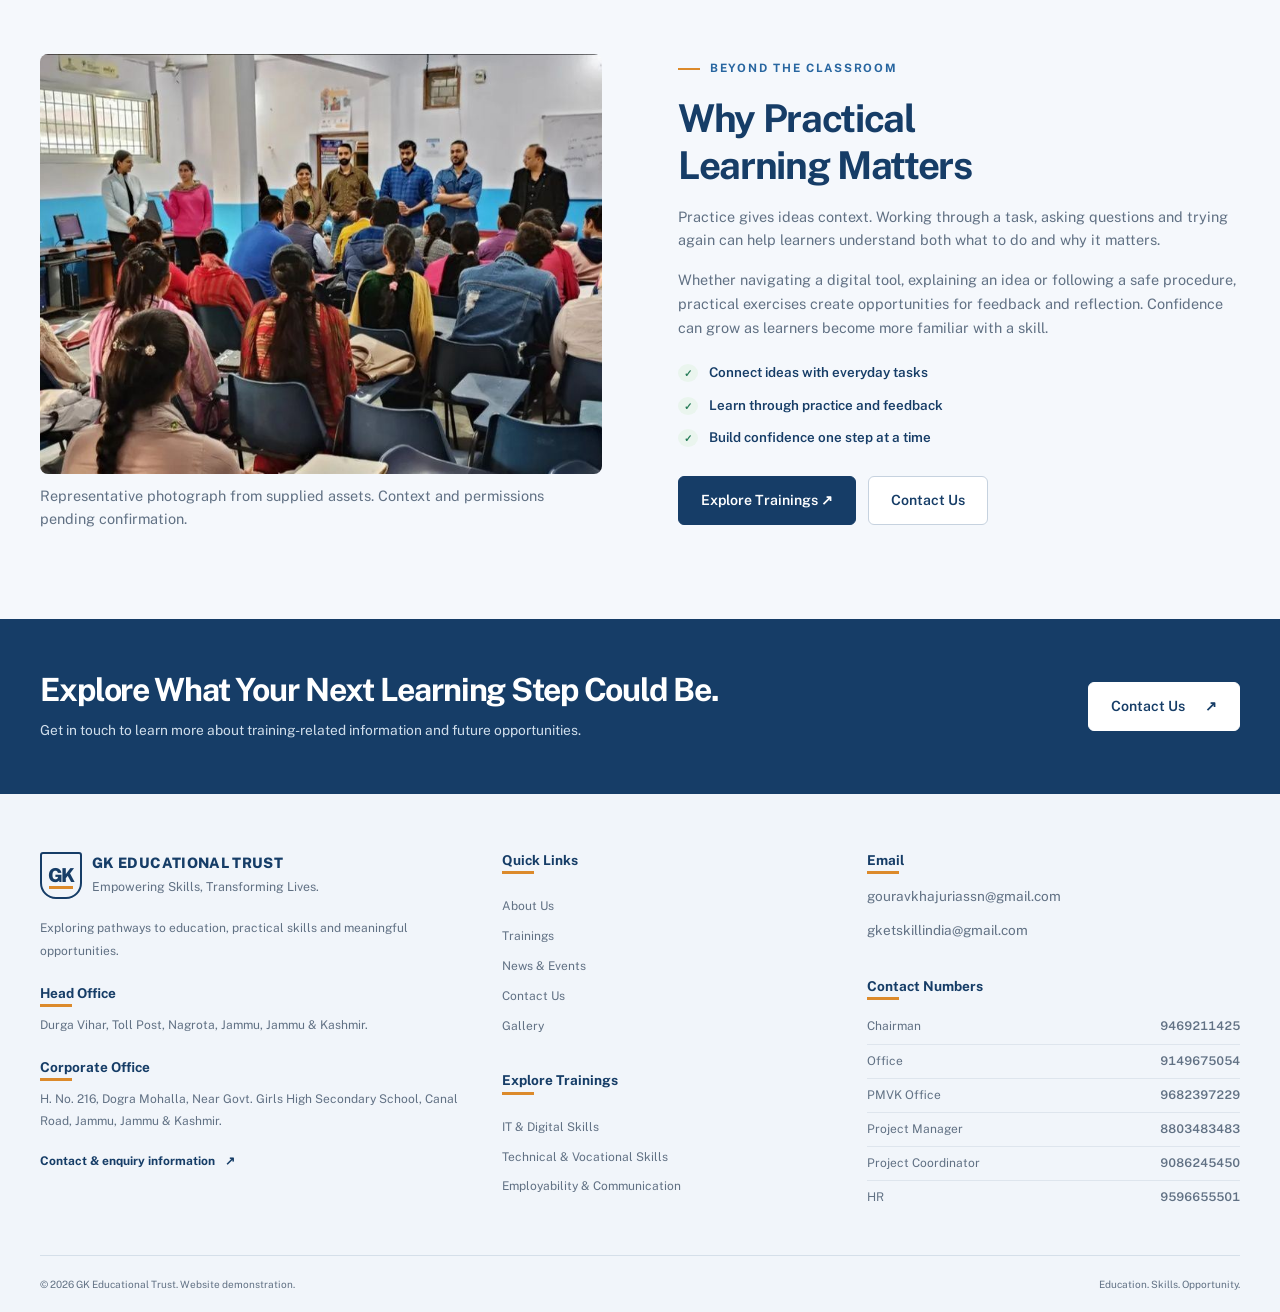
<file: about.html>
<!doctype html>
<html lang="en">

<head>
    <meta charset="utf-8">
    <meta name="viewport" content="width=device-width, initial-scale=1">
    <meta name="description"
        content="About Us — GK Educational Trust. An illustrative website demo exploring education, practical learning and skill development.">
    <meta name="theme-color" content="#163D67">
    <title>About Us | GK Educational Trust</title>
    <link rel="icon" href="assets/icons/favicon.svg" type="image/svg+xml">
    <link rel="stylesheet" href="css/style.css">
    <link rel="stylesheet" href="css/responsive.css"><link rel="stylesheet" href="css/header-home.css"><link rel="stylesheet" href="css/contact-details.css">
    <link rel="stylesheet" href="css/page-loader.css">
    <script src="js/page-loader.js" defer></script>
    <script src="js/main.js" defer></script>
    <link rel="stylesheet" href="css/motion.css">
    <script src="js/motion.js" defer></script>
</head>

<body>
    <header>
        <div class="utility">
            <div class="container"><a href="#main">Skip to Main Content</a>
                <div class="utility-tools">
                    <div class="font-tools js-only" role="group" aria-label="Text size"><button type="button"
                            data-font="smaller" aria-label="Decrease text size">A−</button><button type="button"
                            data-font="reset" aria-label="Reset text size">A</button><button type="button"
                            data-font="larger" aria-label="Increase text size">A+</button></div><span>English</span>
                </div>
            </div>
        </div>
        <div class="container identity"><a href="index.html" class="brand" aria-label="GK Educational Trust home"><img class="brand-logo" src="assets/images/trust-logo-gkiti.png" alt="GK Educational Trust supplied logo" width="70" height="76"></a><nav class="container nav-inner" aria-label="Main navigation"><button class="menu-toggle" type="button"
                    aria-expanded="false" aria-controls="main-navigation"><span aria-hidden="true">☰</span>
                    Menu</button>
                <ul class="nav-links" id="main-navigation">
                    <li><a href="index.html">Home</a></li>
                    <li><a href="about.html" aria-current="page">About Us</a></li>
                    <li><a href="trainings.html">Trainings</a></li>
                    <li><a href="news-events.html">News & Events</a></li>
                    <li><a href="contact.html">Contact Us</a></li>
                    <li><a href="gallery.html">Gallery</a></li>
                </ul>
            </nav></div></header>
    <main id="main" tabindex="-1">
        <section class="page-banner">
            <div class="container">
                <nav class="breadcrumb" aria-label="Breadcrumb"><a href="index.html">Home</a><span
                        aria-hidden="true">/</span><span aria-current="page">About Us</span></nav>
                <h1>About GK Educational Trust</h1>
                <p>A proposed institutional profile centred on education, practical knowledge and opportunities for
                    growth.</p>
            </div>
        </section>
        <section class="section">
            <div class="container split">
                <div><span class="eyebrow">Education with purpose</span>
                    <h2>Opening pathways.<br>Building capabilities.</h2>
                    <p>Education creates possibilities when knowledge connects with everyday practice. This demo
                        introduces a proposed direction for GK Educational Trust: a welcoming space for exploring
                        education, skill development and personal growth. Practical learning can help individuals build
                        confidence, understand new tools and prepare for changing workplace expectations. From
                        foundational digital knowledge to communication and vocational awareness, thoughtfully designed
                        training can support different learning needs. The focus is on making information clear,
                        learning purposeful and future opportunities easier to understand. As verified institutional
                        details become available, this website can share the Trust’s approved programmes, learning
                        approach and contact information. The content shown here is illustrative and will be reviewed
                        with the Trust before publication.</p>
                    <div class="about-value">
                        <p>Knowledge becomes meaningful when learners can put it into practice.</p>
                    </div>
                </div>
                <div><img src="assets/images/learning-2.jpg"
                        alt="A representative classroom discussion with adult learners" width="1400" height="1050"
                        fetchpriority="high" decoding="async" class="feature-image">
                    <p class="photo-caption">Representative photograph from supplied assets. Context and permissions
                        pending confirmation.</p>
                </div>
            </div>
        </section>
        <section class="section tinted">
            <div class="container split">
                <div><span class="eyebrow">Who we are</span>
                    <h2>A place for learning<br>to take shape.</h2>
                </div>
                <div>
                    <p>This proposed profile presents GK Educational Trust through a focus on educational awareness and
                        skills-oriented learning. Its purpose is to help visitors understand possible learning areas and
                        find clear information about the institution.</p>
                    <p>The Trust’s verified background, governance, registration and programme details are awaiting
                        client input. This demonstration intentionally makes no claims about operational history,
                        accreditations or achievements.</p>
                </div>
            </div>
        </section>
        <section class="section tinted principles">
            <div class="container">
                <div class="section-head">
                    <div><span class="eyebrow">A shared direction</span>
                        <h2>Vision, Mission & Objectives</h2>
                        <p>Proposed statements for this demonstration; subject to review and approval by the Trust.</p>
                    </div>
                </div>
                <div class="cards">
                    <article class="card">
                        <div class="icon-box"><svg class="icon" viewBox="0 0 26 26" aria-hidden="true">
                                <path d="M23 13a10 10 0 1 1-10-10 M18 13a5 5 0 1 1-5-5 M13 13L23 3 M18 3h5v5" />
                            </svg></div>
                        <h3>Our Vision</h3>
                        <p>A future where practical education and skills support personal and professional growth.</p>
                    </article>
                    <article class="card">
                        <div class="icon-box"><svg class="icon" viewBox="0 0 26 26" aria-hidden="true">
                                <path
                                    d="M13 7a6 6 0 1 1 0 12 6 6 0 0 1 0-12 M13 1v3 M13 22v3 M1 13h3 M22 13h3 M4 4l2 2 M20 20l2 2 M4 22l2-2 M20 6l2-2" />
                            </svg></div>
                        <h3>Our Mission</h3>
                        <p>To encourage accessible learning pathways and industry-relevant skill development.</p>
                    </article>
                    <article class="card">
                        <div class="icon-box"><svg class="icon" viewBox="0 0 26 26" aria-hidden="true">
                                <path d="M4 22V12h4v10 M11 22V8h4v14 M18 22V3h4v19" />
                            </svg></div>
                        <h3>Our Objectives</h3>
                        <p>To support awareness, practical learning, employability readiness and continuous skills
                            development.</p>
                    </article>
                </div>
            </div>
        </section>
        <section class="section">
            <div class="container">
                <div class="section-head">
                    <div><span class="eyebrow">Proposed priorities</span>
                        <h2>Core Objectives</h2>
                        <p>These examples describe a possible direction, pending institutional review.</p>
                    </div>
                </div>
                <div class="objectives">
                    <article class="objective">
                        <div class="icon-box"><svg class="icon" viewBox="0 0 26 26" aria-hidden="true">
                                <path
                                    d="M4 4h6a3 3 0 0 1 3 3v14a4 4 0 0 0-4-2H4z M13 7a3 3 0 0 1 3-3h6v15h-5a4 4 0 0 0-4 2" />
                            </svg></div>
                        <div>
                            <h3>Encourage learning awareness</h3>
                            <p>Make educational information understandable and help people explore their interests.</p>
                        </div>
                    </article>
                    <article class="objective">
                        <div class="icon-box"><svg class="icon" viewBox="0 0 26 26" aria-hidden="true">
                                <path d="M15 4a6 6 0 0 0-7 8L2 18l4 4 6-6a6 6 0 0 0 8-8l-4 4-4-4z" />
                            </svg></div>
                        <div>
                            <h3>Connect knowledge with practice</h3>
                            <p>Highlight the role of hands-on activities in developing useful capabilities.</p>
                        </div>
                    </article>
                    <article class="objective">
                        <div class="icon-box"><svg class="icon" viewBox="0 0 26 26" aria-hidden="true">
                                <path d="M3 4h20v14H10l-6 5v-5H3z M7 9h12 M7 13h8" />
                            </svg></div>
                        <div>
                            <h3>Support workplace readiness</h3>
                            <p>Explore communication, teamwork and professional awareness as areas for development.</p>
                        </div>
                    </article>
                    <article class="objective">
                        <div class="icon-box"><svg class="icon" viewBox="0 0 26 26" aria-hidden="true">
                                <path d="M4 22V12h4v10 M11 22V8h4v14 M18 22V3h4v19" />
                            </svg></div>
                        <div>
                            <h3>Promote continuous development</h3>
                            <p>Encourage reflection, curiosity and the habit of continuing to learn.</p>
                        </div>
                    </article>
                </div>
            </div>
        </section>
        <section class="section">
            <div class="container">
                <div class="center-head"><span class="eyebrow">From curiosity to capability</span>
                    <h2>Our Approach to Skill Development</h2>
                    <p>An illustrative learning journey, proposed for this demo. This is not a verified operational
                        workflow of the Trust.</p>
                </div>
                <div class="process">
                    <article class="process-item"><span class="step">01</span>
                        <h3>Explore Learning Opportunities</h3>
                        <p>Discover areas of interest and understand possible learning pathways.</p>
                    </article>
                    <article class="process-item"><span class="step">02</span>
                        <h3>Develop Foundational Knowledge</h3>
                        <p>Build familiarity with essential concepts, tools and good practices.</p>
                    </article>
                    <article class="process-item"><span class="step">03</span>
                        <h3>Practice Relevant Skills</h3>
                        <p>Connect knowledge with practical tasks and guided exercises.</p>
                    </article>
                    <article class="process-item"><span class="step">04</span>
                        <h3>Prepare for Future Opportunities</h3>
                        <p>Reflect on learning and take informed steps towards personal goals.</p>
                    </article>
                </div>
            </div>
        </section>
        <section class="section tinted">
            <div class="container split">
                <div><img src="assets/images/learning-1.jpg" alt="Learners in a computer classroom" width="1080"
                        height="564" loading="lazy" decoding="async" class="feature-image">
                    <p class="photo-caption">Representative photograph from supplied assets. Context and permissions
                        pending confirmation.</p>
                </div>
                <div><span class="eyebrow">Beyond the classroom</span>
                    <h2>Why Practical<br>Learning Matters</h2>
                    <p>Practice gives ideas context. Working through a task, asking questions and trying again can help
                        learners understand both what to do and why it matters.</p>
                    <p>Whether navigating a digital tool, explaining an idea or following a safe procedure, practical
                        exercises create opportunities for feedback and reflection. Confidence can grow as learners
                        become more familiar with a skill.</p>
                    <ul class="check-list">
                        <li>Connect ideas with everyday tasks</li>
                        <li>Learn through practice and feedback</li>
                        <li>Build confidence one step at a time</li>
                    </ul>
                    <div class="buttons"><a class="button" href="trainings.html">Explore Trainings ↗</a><a
                            class="button secondary" href="contact.html">Contact Us</a></div>
                </div>
            </div>
        </section>
        <section class="cta">
            <div class="container">
                <div>
                    <h2>Explore What Your Next Learning Step Could Be.</h2>
                    <p>Get in touch to learn more about training-related information and future opportunities.</p>
                </div><a class="button light" href="contact.html">Contact Us <span aria-hidden="true">↗</span></a>
            </div>
        </section>
    </main>
    <footer class="footer"><div class="container"><div class="footer-grid"><div><a class="brand" href="index.html"><span class="monogram" aria-hidden="true">GK</span><span><span class="brand-name">GK EDUCATIONAL TRUST</span><span class="tagline">Empowering Skills,
                                Transforming Lives.</span></span></a><p>Exploring pathways to education, practical skills and meaningful opportunities.</p><div class="office-address"><h3>Head Office</h3><address>Durga Vihar, Toll Post, Nagrota, Jammu, Jammu &amp; Kashmir.</address></div><div class="office-address"><h3>Corporate Office</h3><address>H. No. 216, Dogra Mohalla, Near Govt. Girls High Secondary School, Canal Road, Jammu, Jammu &amp; Kashmir.</address></div><a class="text-link" href="contact.html">Contact &amp; enquiry information</a></div><div class="footer-navigation"><div><h3>Quick Links</h3><ul>
                        <li><a href="about.html">About Us</a></li>
                        <li><a href="trainings.html">Trainings</a></li>
                        <li><a href="news-events.html">News & Events</a></li>
                        <li><a href="contact.html">Contact Us</a></li>
                        <li><a href="gallery.html">Gallery</a></li>
                    </ul></div><div><h3>Explore Trainings</h3><ul>
                        <li><a href="trainings.html#digital">IT & Digital Skills</a></li>
                        <li><a href="trainings.html#technical">Technical & Vocational Skills</a></li>
                        <li><a href="trainings.html#employability">Employability & Communication</a></li>
                    </ul></div></div><div class="footer-contact"><div><h3>Email</h3><ul class="contact-emails"><li><a href="mailto:gouravkhajuriassn@gmail.com">gouravkhajuriassn@gmail.com</a></li><li><a href="mailto:gketskillindia@gmail.com">gketskillindia@gmail.com</a></li></ul></div><div><h3>Contact Numbers</h3><ul class="phone-directory"><li><span>Chairman</span><a href="tel:+919469211425">9469211425</a></li><li><span>Office</span><a href="tel:+919149675054">9149675054</a></li><li><span>PMVK Office</span><a href="tel:+919682397229">9682397229</a></li><li><span>Project Manager</span><a href="tel:+918803483483">8803483483</a></li><li><span>Project Coordinator</span><a href="tel:+919086245450">9086245450</a></li><li><span>HR</span><a href="tel:+919596655501">9596655501</a></li></ul></div></div></div><div class="footer-bottom"><span>© 2026 GK Educational Trust. Website demonstration.</span><span>Education.
                    Skills. Opportunity.</span></div></div></footer><button type="button" class="back-top" aria-label="Back to top" hidden>↑</button>
</body>

</html>
</file>
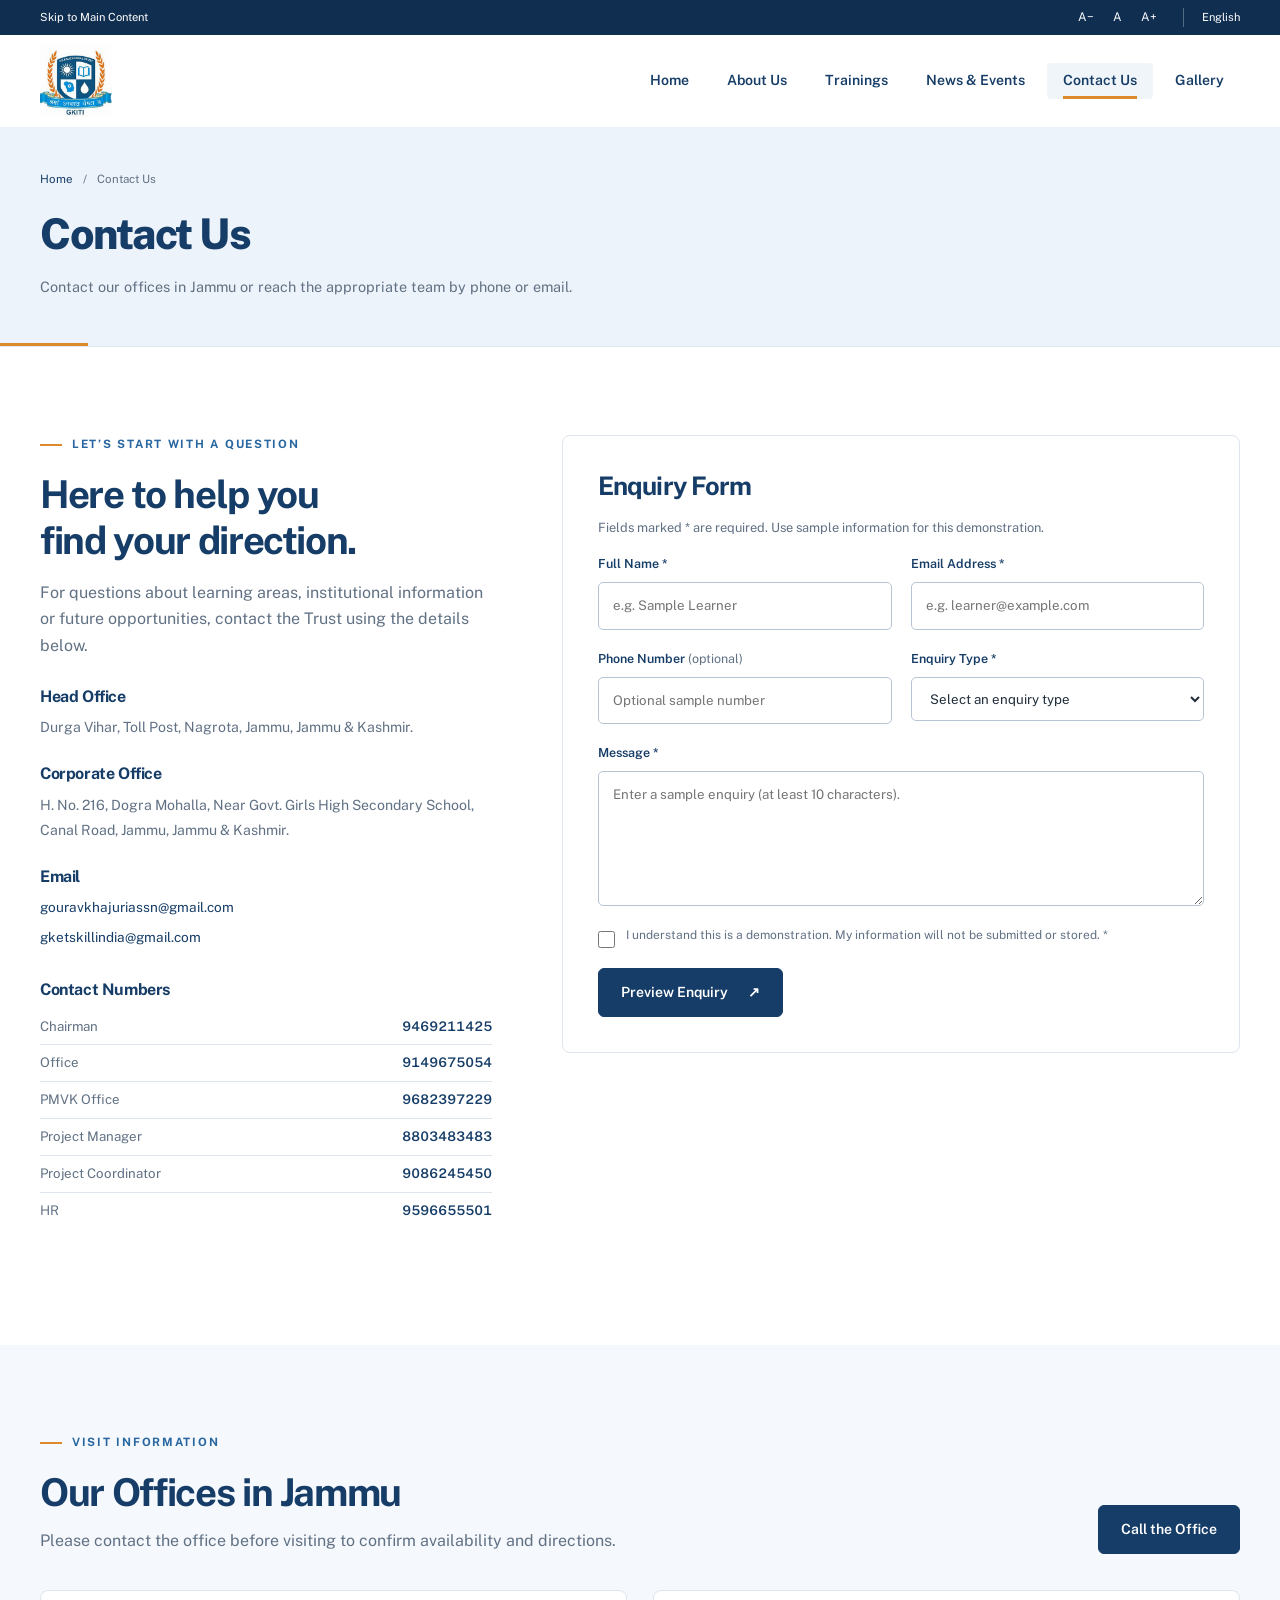
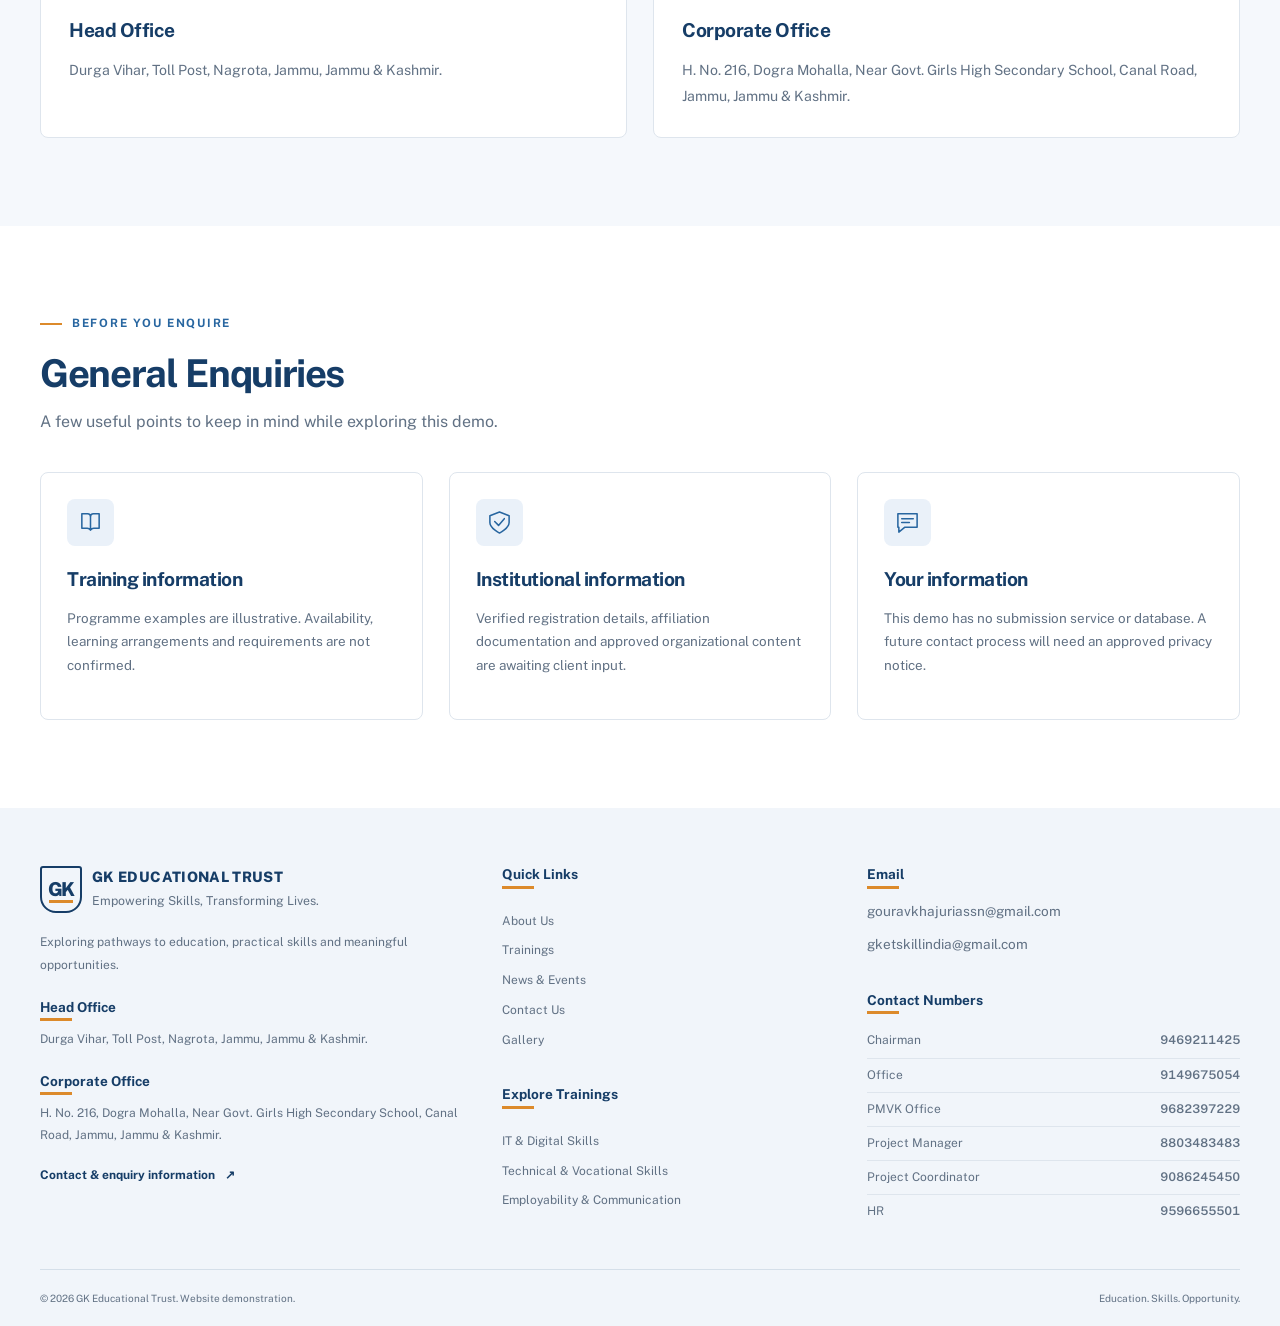
<file: contact.html>
<!doctype html>
<html lang="en">

<head>
    <meta charset="utf-8">
    <meta name="viewport" content="width=device-width, initial-scale=1">
    <meta name="description"
        content="Contact Us — GK Educational Trust. An illustrative website demo exploring education, practical learning and skill development.">
    <meta name="theme-color" content="#163D67">
    <title>Contact Us | GK Educational Trust</title>
    <link rel="icon" href="assets/icons/favicon.svg" type="image/svg+xml">
    <link rel="stylesheet" href="css/style.css">
    <link rel="stylesheet" href="css/responsive.css"><link rel="stylesheet" href="css/header-home.css"><link rel="stylesheet" href="css/contact-details.css">
    <link rel="stylesheet" href="css/page-loader.css">
    <script src="js/page-loader.js" defer></script>
    <script src="js/main.js" defer></script>
    <script src="js/contact.js" defer></script>
    <link rel="stylesheet" href="css/motion.css">
    <script src="js/motion.js" defer></script>
</head>

<body>
    <header>
        <div class="utility">
            <div class="container"><a href="#main">Skip to Main Content</a>
                <div class="utility-tools">
                    <div class="font-tools js-only" role="group" aria-label="Text size"><button type="button"
                            data-font="smaller" aria-label="Decrease text size">A−</button><button type="button"
                            data-font="reset" aria-label="Reset text size">A</button><button type="button"
                            data-font="larger" aria-label="Increase text size">A+</button></div><span>English</span>
                </div>
            </div>
        </div>
        <div class="container identity"><a href="index.html" class="brand" aria-label="GK Educational Trust home"><img class="brand-logo" src="assets/images/trust-logo-gkiti.png" alt="GK Educational Trust supplied logo" width="70" height="76"></a><nav class="container nav-inner" aria-label="Main navigation"><button class="menu-toggle" type="button"
                    aria-expanded="false" aria-controls="main-navigation"><span aria-hidden="true">☰</span>
                    Menu</button>
                <ul class="nav-links" id="main-navigation">
                    <li><a href="index.html">Home</a></li>
                    <li><a href="about.html">About Us</a></li>
                    <li><a href="trainings.html">Trainings</a></li>
                    <li><a href="news-events.html">News & Events</a></li>
                    <li><a href="contact.html" aria-current="page">Contact Us</a></li>
                    <li><a href="gallery.html">Gallery</a></li>
                </ul>
            </nav></div></header>
    <main id="main" tabindex="-1">
        <section class="page-banner">
            <div class="container">
                <nav class="breadcrumb" aria-label="Breadcrumb"><a href="index.html">Home</a><span
                        aria-hidden="true">/</span><span aria-current="page">Contact Us</span></nav>
                <h1>Contact Us</h1>
                <p>Contact our offices in Jammu or reach the appropriate team by phone or email.</p>
            </div>
        </section>
        <section class="section">
            <div class="container contact-grid">
                <div><span class="eyebrow">Let’s start with a question</span>
                    <h2>Here to help you<br>find your direction.</h2>
                    <p>For questions about learning areas, institutional information or future opportunities, contact the Trust using the details below.</p>
                    <div class="contact-directory"><div class="office-address"><h3>Head Office</h3><address>Durga Vihar, Toll Post, Nagrota, Jammu, Jammu &amp; Kashmir.</address></div><div class="office-address"><h3>Corporate Office</h3><address>H. No. 216, Dogra Mohalla, Near Govt. Girls High Secondary School, Canal Road, Jammu, Jammu &amp; Kashmir.</address></div><div><h3>Email</h3><ul class="contact-emails"><li><a href="mailto:gouravkhajuriassn@gmail.com">gouravkhajuriassn@gmail.com</a></li><li><a href="mailto:gketskillindia@gmail.com">gketskillindia@gmail.com</a></li></ul></div><div><h3>Contact Numbers</h3><ul class="phone-directory"><li><span>Chairman</span><a href="tel:+919469211425">9469211425</a></li><li><span>Office</span><a href="tel:+919149675054">9149675054</a></li><li><span>PMVK Office</span><a href="tel:+919682397229">9682397229</a></li><li><span>Project Manager</span><a href="tel:+918803483483">8803483483</a></li><li><span>Project Coordinator</span><a href="tel:+919086245450">9086245450</a></li><li><span>HR</span><a href="tel:+919596655501">9596655501</a></li></ul></div></div>
                </div>
                <div class="form-card">
                    <h2>Enquiry Form</h2>
                    <p>Fields marked * are required. Use sample information for this demonstration.</p><noscript>
                        <div class="notice">JavaScript is disabled. The demo form is unavailable to prevent accidental
                            submission. No information will be sent.</div>
                    </noscript>
                    <form id="enquiry-form" autocomplete="off">
                        <div class="form-grid">
                            <div class="field"><label for="full-name">Full Name *</label><input id="full-name"
                                    type="text" required minlength="2" maxlength="100"
                                    placeholder="e.g. Sample Learner"></div>
                            <div class="field"><label for="email">Email Address *</label><input id="email" type="email"
                                    required maxlength="150" placeholder="e.g. learner@example.com"></div>
                            <div class="field"><label for="phone">Phone Number <span>(optional)</span></label><input
                                    id="phone" type="tel" inputmode="tel" pattern="[+]?[0-9 ]{7,20}" maxlength="20"
                                    title="Use 7–20 digits or spaces, optionally preceded by a plus sign."
                                    placeholder="Optional sample number"></div>
                            <div class="field"><label for="enquiry-type">Enquiry Type *</label><select id="enquiry-type"
                                    required>
                                    <option value="">Select an enquiry type</option>
                                    <option>Training Information</option>
                                    <option>General Enquiry</option>
                                    <option>Institutional Enquiry</option>
                                    <option>Other</option>
                                </select></div>
                            <div class="field full"><label for="message">Message *</label><textarea id="message"
                                    rows="5" required minlength="10" maxlength="2000"
                                    placeholder="Enter a sample enquiry (at least 10 characters)."></textarea></div>
                        </div><label class="consent" for="consent"><input type="checkbox" id="consent" required><span>I
                                understand this is a demonstration. My information will not be submitted or stored.
                                *</span></label><button type="submit" class="button" id="demo-submit" disabled>Preview
                            Enquiry <span aria-hidden="true">↗</span></button>
                        <p id="form-status" class="form-status" role="status" hidden></p>
                    </form>
                </div>
            </div>
        </section>
        <section class="section tinted"><div class="container"><div class="section-head"><div><span class="eyebrow">Visit information</span><h2>Our Offices in Jammu</h2><p>Please contact the office before visiting to confirm availability and directions.</p></div><a class="button" href="tel:+919149675054">Call the Office</a></div><div class="office-grid"><article class="office-card"><h3>Head Office</h3><address>Durga Vihar, Toll Post, Nagrota, Jammu, Jammu &amp; Kashmir.</address></article><article class="office-card"><h3>Corporate Office</h3><address>H. No. 216, Dogra Mohalla, Near Govt. Girls High Secondary School, Canal Road, Jammu, Jammu &amp; Kashmir.</address></article></div></div></section>
        <section class="section">
            <div class="container">
                <div class="section-head">
                    <div><span class="eyebrow">Before you enquire</span>
                        <h2>General Enquiries</h2>
                        <p>A few useful points to keep in mind while exploring this demo.</p>
                    </div>
                </div>
                <div class="cards">
                    <article class="card">
                        <div class="card-body">
                            <div class="icon-box"><svg class="icon" viewBox="0 0 26 26" aria-hidden="true">
                                    <path
                                        d="M4 4h6a3 3 0 0 1 3 3v14a4 4 0 0 0-4-2H4z M13 7a3 3 0 0 1 3-3h6v15h-5a4 4 0 0 0-4 2" />
                                </svg></div>
                            <h3>Training information</h3>
                            <p>Programme examples are illustrative. Availability, learning arrangements and requirements
                                are not confirmed.</p>
                        </div>
                    </article>
                    <article class="card">
                        <div class="card-body">
                            <div class="icon-box"><svg class="icon" viewBox="0 0 26 26" aria-hidden="true">
                                    <path d="M13 2l10 4v7c0 6-10 11-10 11S3 19 3 13V6z M8 12l4 4 6-7" />
                                </svg></div>
                            <h3>Institutional information</h3>
                            <p>Verified registration details, affiliation documentation and approved organizational
                                content are awaiting client input.</p>
                        </div>
                    </article>
                    <article class="card">
                        <div class="card-body">
                            <div class="icon-box"><svg class="icon" viewBox="0 0 26 26" aria-hidden="true">
                                    <path d="M3 4h20v14H10l-6 5v-5H3z M7 9h12 M7 13h8" />
                                </svg></div>
                            <h3>Your information</h3>
                            <p>This demo has no submission service or database. A future contact process will need an
                                approved privacy notice.</p>
                        </div>
                    </article>
                </div>
            </div>
        </section>
    </main>
    <footer class="footer"><div class="container"><div class="footer-grid"><div><a class="brand" href="index.html"><span class="monogram" aria-hidden="true">GK</span><span><span class="brand-name">GK EDUCATIONAL TRUST</span><span class="tagline">Empowering Skills,
                                Transforming Lives.</span></span></a><p>Exploring pathways to education, practical skills and meaningful opportunities.</p><div class="office-address"><h3>Head Office</h3><address>Durga Vihar, Toll Post, Nagrota, Jammu, Jammu &amp; Kashmir.</address></div><div class="office-address"><h3>Corporate Office</h3><address>H. No. 216, Dogra Mohalla, Near Govt. Girls High Secondary School, Canal Road, Jammu, Jammu &amp; Kashmir.</address></div><a class="text-link" href="contact.html">Contact &amp; enquiry information</a></div><div class="footer-navigation"><div><h3>Quick Links</h3><ul>
                        <li><a href="about.html">About Us</a></li>
                        <li><a href="trainings.html">Trainings</a></li>
                        <li><a href="news-events.html">News & Events</a></li>
                        <li><a href="contact.html">Contact Us</a></li>
                        <li><a href="gallery.html">Gallery</a></li>
                    </ul></div><div><h3>Explore Trainings</h3><ul>
                        <li><a href="trainings.html#digital">IT & Digital Skills</a></li>
                        <li><a href="trainings.html#technical">Technical & Vocational Skills</a></li>
                        <li><a href="trainings.html#employability">Employability & Communication</a></li>
                    </ul></div></div><div class="footer-contact"><div><h3>Email</h3><ul class="contact-emails"><li><a href="mailto:gouravkhajuriassn@gmail.com">gouravkhajuriassn@gmail.com</a></li><li><a href="mailto:gketskillindia@gmail.com">gketskillindia@gmail.com</a></li></ul></div><div><h3>Contact Numbers</h3><ul class="phone-directory"><li><span>Chairman</span><a href="tel:+919469211425">9469211425</a></li><li><span>Office</span><a href="tel:+919149675054">9149675054</a></li><li><span>PMVK Office</span><a href="tel:+919682397229">9682397229</a></li><li><span>Project Manager</span><a href="tel:+918803483483">8803483483</a></li><li><span>Project Coordinator</span><a href="tel:+919086245450">9086245450</a></li><li><span>HR</span><a href="tel:+919596655501">9596655501</a></li></ul></div></div></div><div class="footer-bottom"><span>© 2026 GK Educational Trust. Website demonstration.</span><span>Education.
                    Skills. Opportunity.</span></div></div></footer><button type="button" class="back-top" aria-label="Back to top" hidden>↑</button>
</body>

</html>
</file>
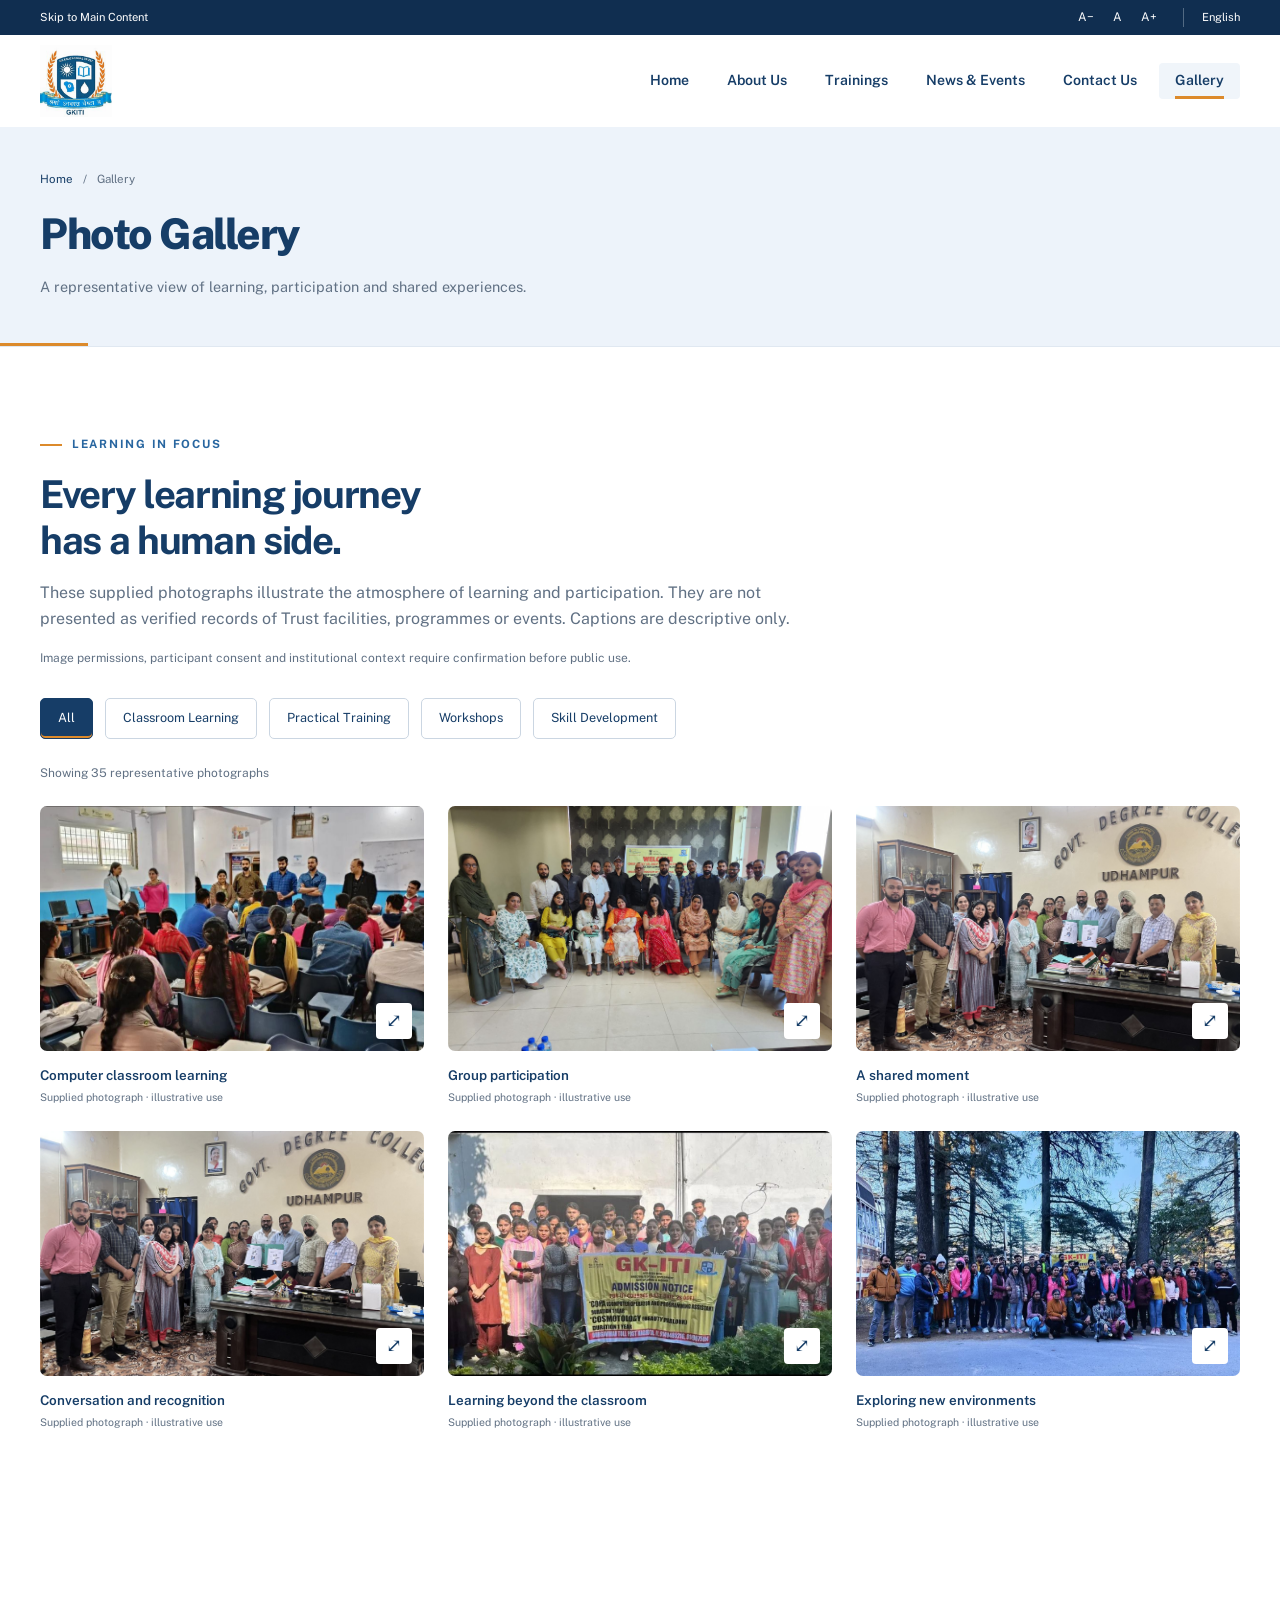
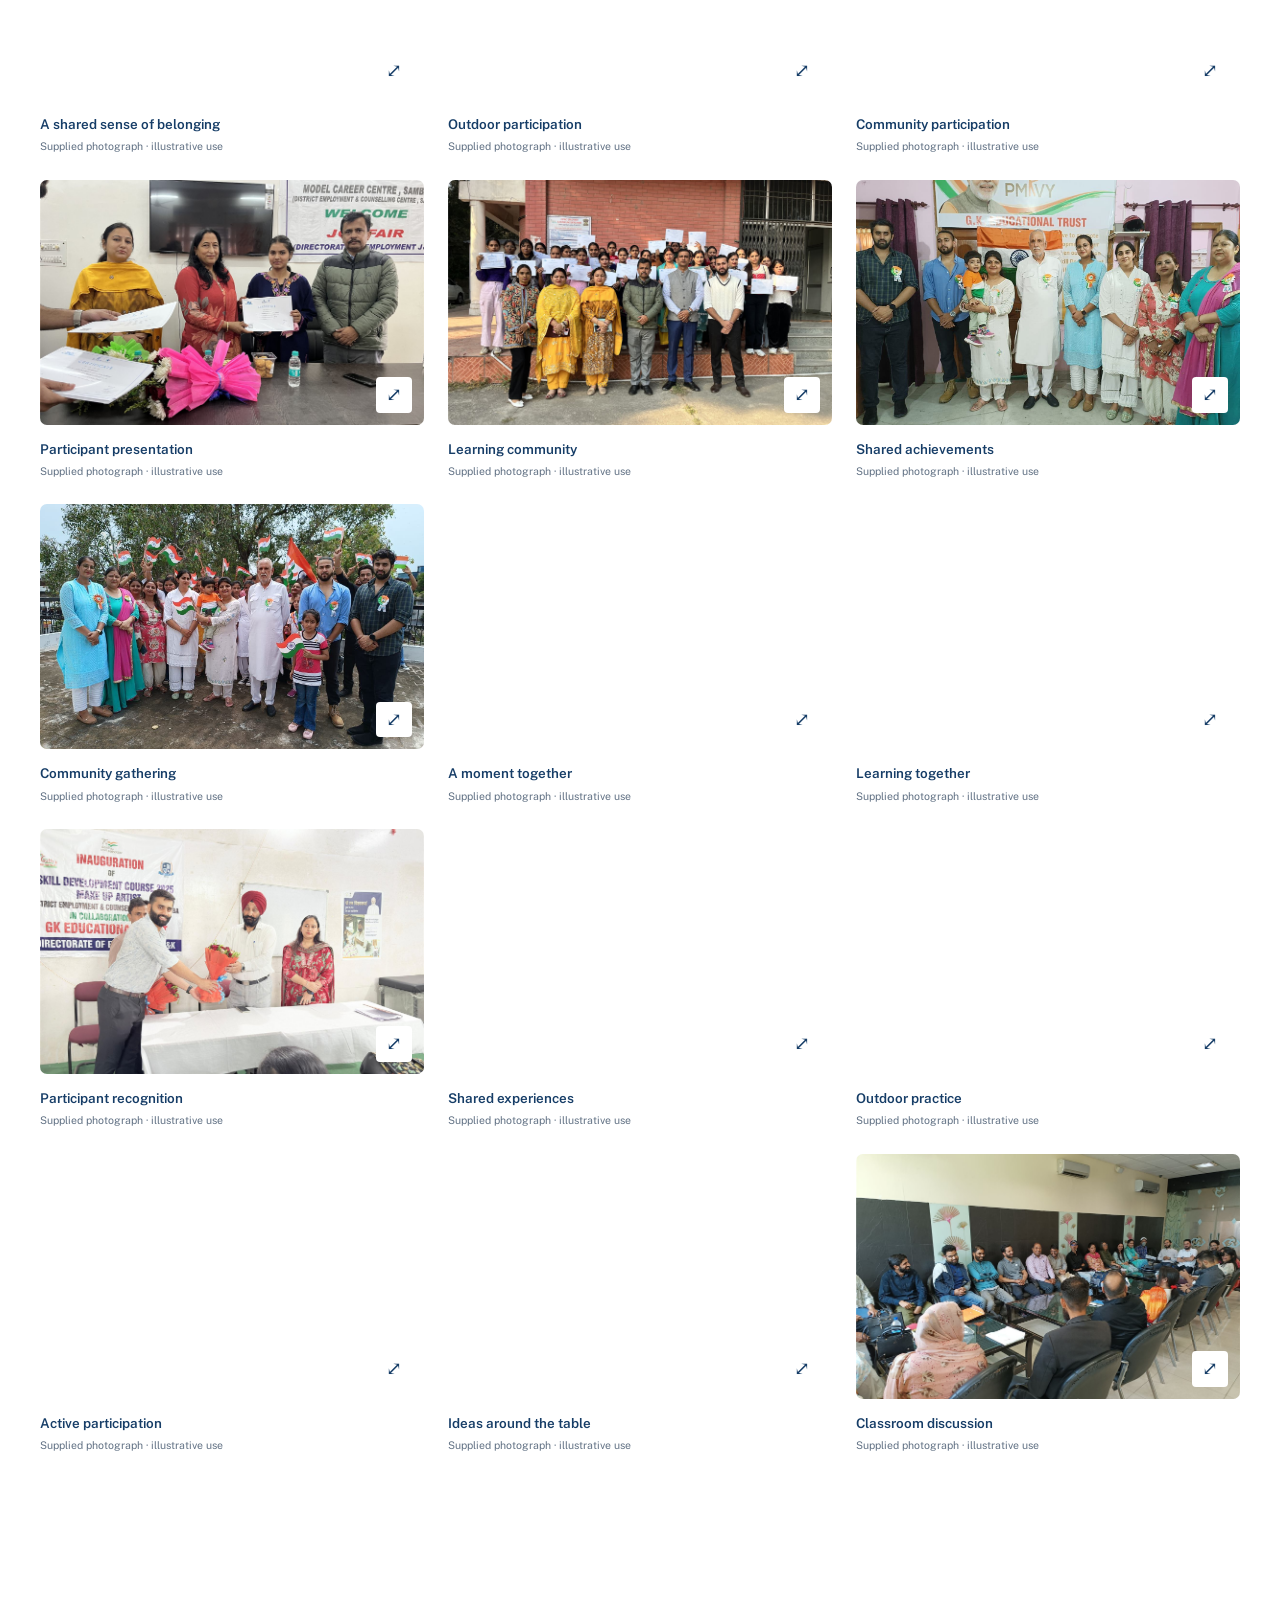
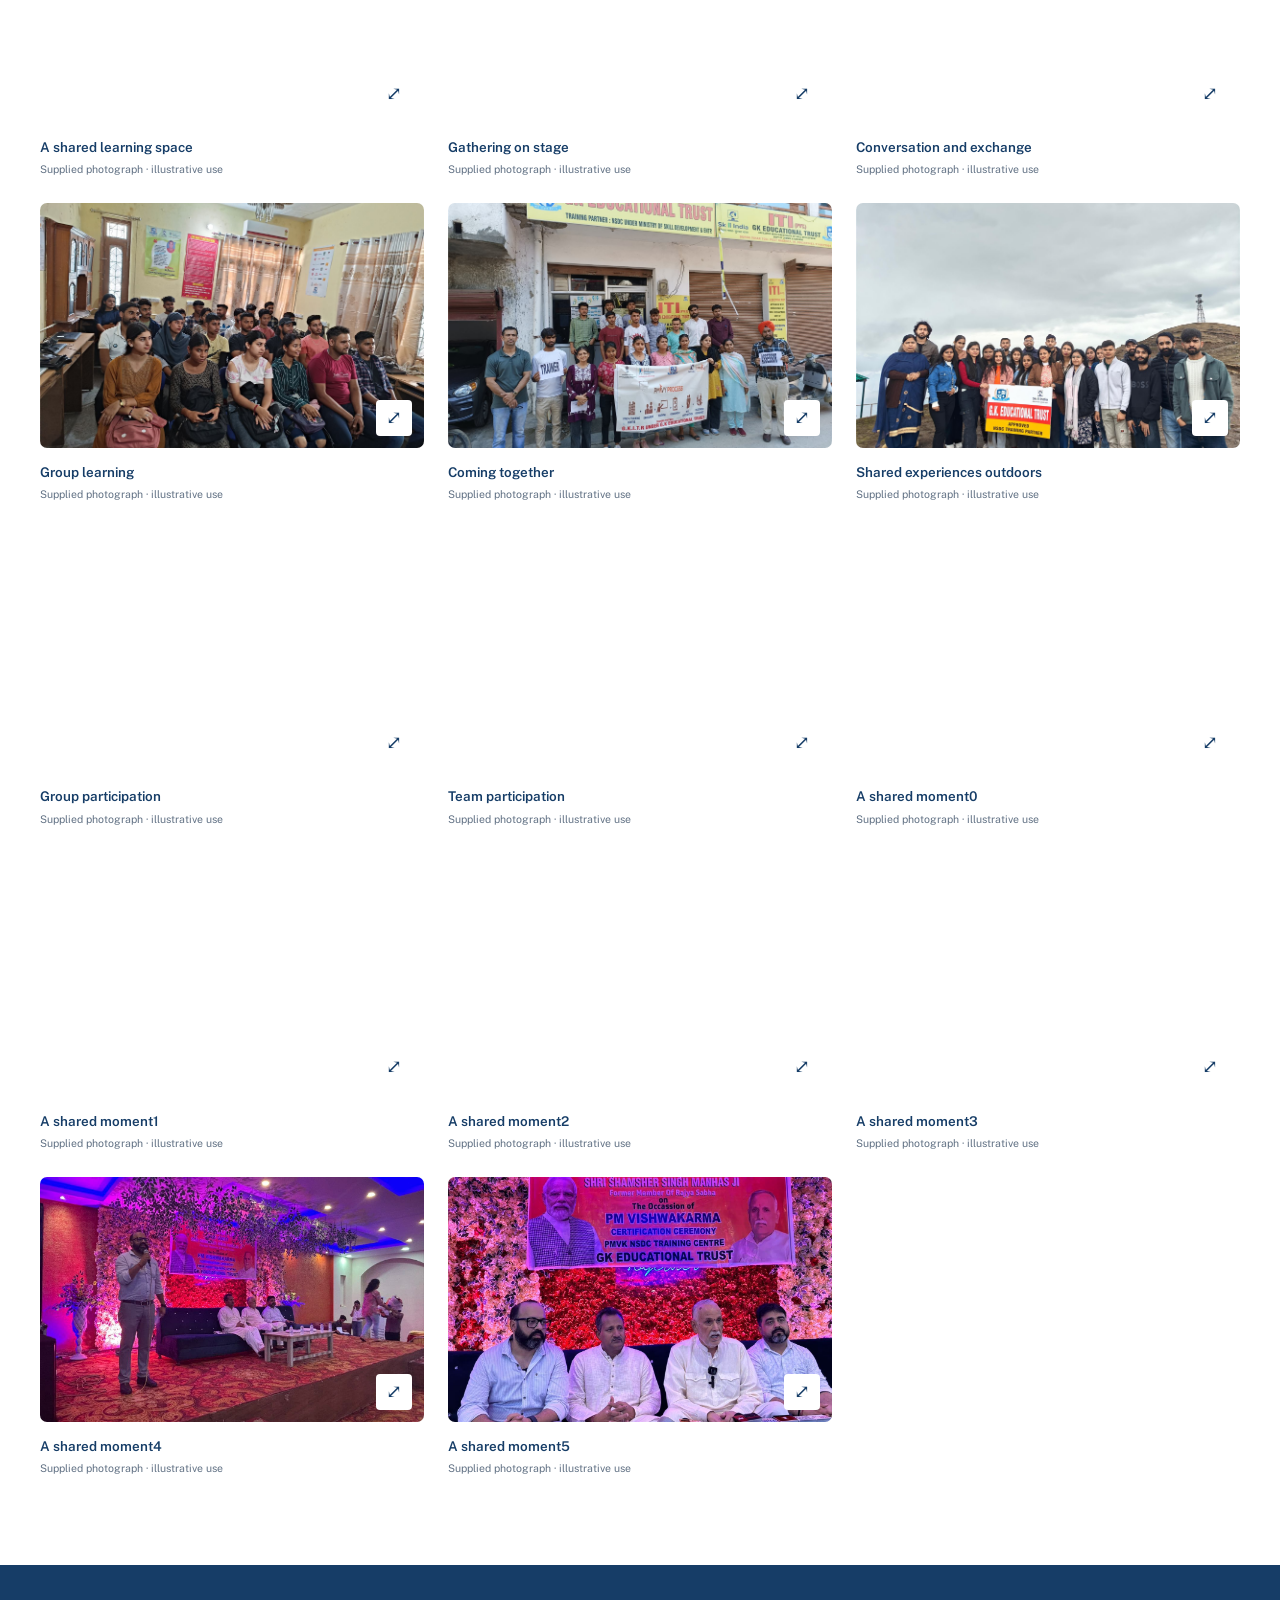
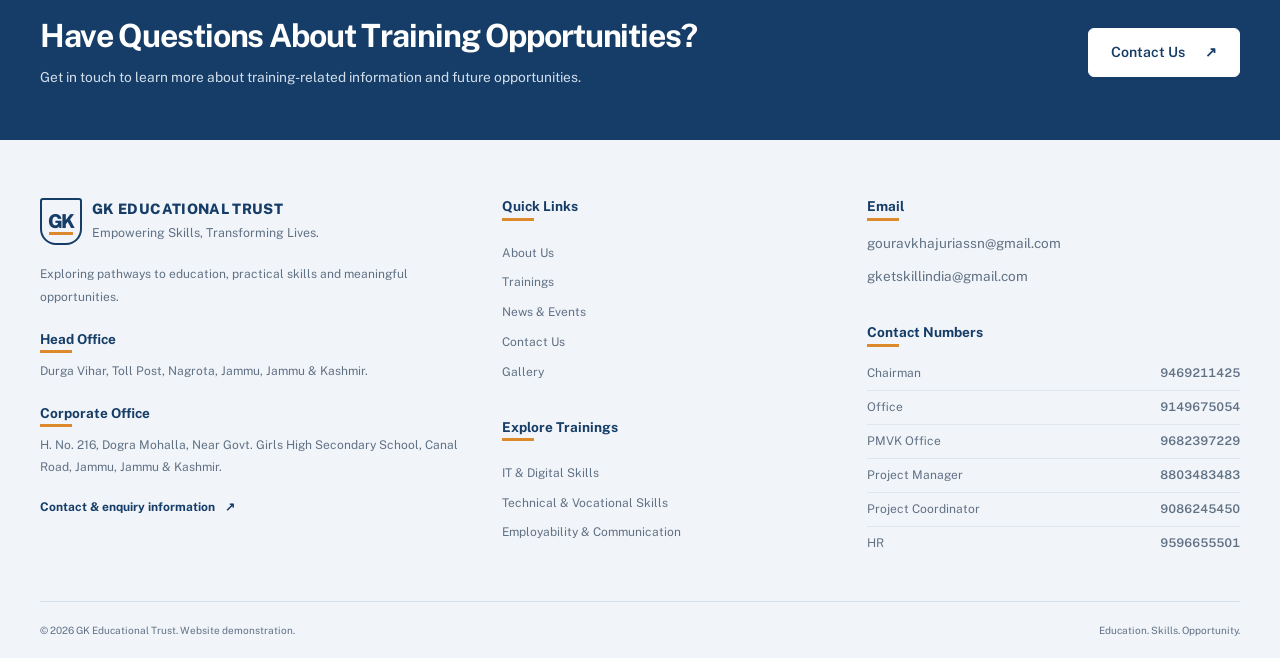
<file: gallery.html>
<!doctype html>
<html lang="en">

<head>
    <meta charset="utf-8">
    <meta name="viewport" content="width=device-width, initial-scale=1">
    <meta name="description"
        content="Photo Gallery — GK Educational Trust. An illustrative website demo exploring education, practical learning and skill development.">
    <meta name="theme-color" content="#163D67">
    <title>Photo Gallery | GK Educational Trust</title>
    <link rel="icon" href="assets/icons/favicon.svg" type="image/svg+xml">
    <link rel="stylesheet" href="css/style.css">
    <link rel="stylesheet" href="css/responsive.css"><link rel="stylesheet" href="css/header-home.css"><link rel="stylesheet" href="css/contact-details.css">
    <link rel="stylesheet" href="css/page-loader.css">
    <script src="js/page-loader.js" defer></script>
    <script src="js/main.js" defer></script>
    <script src="js/gallery.js" defer></script>
    <link rel="stylesheet" href="css/motion.css">
    <script src="js/motion.js" defer></script>
</head>

<body>
    <header>
        <div class="utility">
            <div class="container"><a href="#main">Skip to Main Content</a>
                <div class="utility-tools">
                    <div class="font-tools js-only" role="group" aria-label="Text size"><button type="button"
                            data-font="smaller" aria-label="Decrease text size">A−</button><button type="button"
                            data-font="reset" aria-label="Reset text size">A</button><button type="button"
                            data-font="larger" aria-label="Increase text size">A+</button></div><span>English</span>
                </div>
            </div>
        </div>
        <div class="container identity"><a href="index.html" class="brand" aria-label="GK Educational Trust home"><img class="brand-logo" src="assets/images/trust-logo-gkiti.png" alt="GK Educational Trust supplied logo" width="70" height="76"></a><nav class="container nav-inner" aria-label="Main navigation"><button class="menu-toggle" type="button"
                    aria-expanded="false" aria-controls="main-navigation"><span aria-hidden="true">☰</span>
                    Menu</button>
                <ul class="nav-links" id="main-navigation">
                    <li><a href="index.html">Home</a></li>
                    <li><a href="about.html">About Us</a></li>
                    <li><a href="trainings.html">Trainings</a></li>
                    <li><a href="news-events.html">News & Events</a></li>
                    <li><a href="contact.html">Contact Us</a></li>
                    <li><a href="gallery.html" aria-current="page">Gallery</a></li>
                </ul>
            </nav></div></header>
    <main id="main" tabindex="-1">
        <section class="page-banner">
            <div class="container">
                <nav class="breadcrumb" aria-label="Breadcrumb"><a href="index.html">Home</a><span
                        aria-hidden="true">/</span><span aria-current="page">Gallery</span></nav>
                <h1>Photo Gallery</h1>
                <p>A representative view of learning, participation and shared experiences.</p>
            </div>
        </section>
        <section class="section">
            <div class="container">
                <div class="gallery-heading"><span class="eyebrow">Learning in focus</span>
                    <h2>Every learning journey<br>has a human side.</h2>
                    <p>These supplied photographs illustrate the atmosphere of learning and participation. They are not
                        presented as verified records of Trust facilities, programmes or events. Captions are
                        descriptive only.</p>
                    <p class="subtle">Image permissions, participant consent and institutional context require
                        confirmation before public use.</p>
                </div>
                <div class="filter-bar js-only" role="group" aria-label="Filter gallery"><button class="filter-button"
                        type="button" data-gallery-filter="all" aria-pressed="true">All</button><button
                        class="filter-button" type="button" data-gallery-filter="classroom"
                        aria-pressed="false">Classroom Learning</button><button class="filter-button" type="button"
                        data-gallery-filter="practical" aria-pressed="false">Practical Training</button><button
                        class="filter-button" type="button" data-gallery-filter="workshops"
                        aria-pressed="false">Workshops</button><button class="filter-button" type="button"
                        data-gallery-filter="skill" aria-pressed="false">Skill Development</button></div>
                <p class="result-count js-only" id="gallery-count" role="status">Showing 35 representative photographs
                </p>
                <div class="gallery-grid"><figure class="gallery-item" data-category="classroom"><a href="assets/images/supplied-01.jpg" data-photo="0" aria-label="Open photograph: Computer classroom learning"><img src="assets/images/supplied-01.jpg" alt="Learners and an instructor in a computer classroom" width="1080" height="564" loading="lazy" decoding="async"><span class="expand" aria-hidden="true">⤢</span></a><figcaption>Computer classroom learning<small>Supplied photograph · illustrative use</small></figcaption></figure><figure class="gallery-item" data-category="workshops"><a href="assets/images/supplied-02.jpg" data-photo="1" aria-label="Open photograph: Group participation"><img src="assets/images/supplied-02.jpg" alt="Participants gathered together in a classroom" width="1600" height="1200" loading="lazy" decoding="async"><span class="expand" aria-hidden="true">⤢</span></a><figcaption>Group participation<small>Supplied photograph · illustrative use</small></figcaption></figure><figure class="gallery-item" data-category="skill"><a href="assets/images/supplied-03.jpg" data-photo="2" aria-label="Open photograph: A shared moment"><img src="assets/images/supplied-03.jpg" alt="Participants displaying documents together in an institutional room" width="1600" height="1200" loading="lazy" decoding="async"><span class="expand" aria-hidden="true">⤢</span></a><figcaption>A shared moment<small>Supplied photograph · illustrative use</small></figcaption></figure><figure class="gallery-item" data-category="skill"><a href="assets/images/supplied-04.jpg" data-photo="3" aria-label="Open photograph: Conversation and recognition"><img src="assets/images/supplied-04.jpg" alt="A group gathered around a desk holding documents" width="1600" height="1200" loading="lazy" decoding="async"><span class="expand" aria-hidden="true">⤢</span></a><figcaption>Conversation and recognition<small>Supplied photograph · illustrative use</small></figcaption></figure><figure class="gallery-item" data-category="skill"><a href="assets/images/supplied-05.jpg" data-photo="4" aria-label="Open photograph: Learning beyond the classroom"><img src="assets/images/supplied-05.jpg" alt="A group posing outdoors with a banner" width="1080" height="607" loading="lazy" decoding="async"><span class="expand" aria-hidden="true">⤢</span></a><figcaption>Learning beyond the classroom<small>Supplied photograph · illustrative use</small></figcaption></figure><figure class="gallery-item" data-category="skill"><a href="assets/images/supplied-06.jpg" data-photo="5" aria-label="Open photograph: Exploring new environments"><img src="assets/images/supplied-06.jpg" alt="A group gathered outdoors among tall trees" width="1080" height="887" loading="lazy" decoding="async"><span class="expand" aria-hidden="true">⤢</span></a><figcaption>Exploring new environments<small>Supplied photograph · illustrative use</small></figcaption></figure><figure class="gallery-item" data-category="skill"><a href="assets/images/supplied-07.jpg" data-photo="6" aria-label="Open photograph: A shared sense of belonging"><img src="assets/images/supplied-07.jpg" alt="The Indian flag against a blue sky" width="798" height="953" loading="lazy" decoding="async"><span class="expand" aria-hidden="true">⤢</span></a><figcaption>A shared sense of belonging<small>Supplied photograph · illustrative use</small></figcaption></figure><figure class="gallery-item" data-category="skill"><a href="assets/images/supplied-08.jpg" data-photo="7" aria-label="Open photograph: Outdoor participation"><img src="assets/images/supplied-08.jpg" alt="Participants gathered outdoors with Indian flags" width="941" height="1085" loading="lazy" decoding="async"><span class="expand" aria-hidden="true">⤢</span></a><figcaption>Outdoor participation<small>Supplied photograph · illustrative use</small></figcaption></figure><figure class="gallery-item" data-category="skill"><a href="assets/images/supplied-09.jpg" data-photo="8" aria-label="Open photograph: Community participation"><img src="assets/images/supplied-09.jpg" alt="Participants gathered with a banner outside a building" width="1600" height="1200" loading="lazy" decoding="async"><span class="expand" aria-hidden="true">⤢</span></a><figcaption>Community participation<small>Supplied photograph · illustrative use</small></figcaption></figure><figure class="gallery-item" data-category="skill"><a href="assets/images/supplied-10.jpg" data-photo="9" aria-label="Open photograph: Participant presentation"><img src="assets/images/supplied-10.jpg" alt="Participants holding documents beside a desk" width="1600" height="1200" loading="lazy" decoding="async"><span class="expand" aria-hidden="true">⤢</span></a><figcaption>Participant presentation<small>Supplied photograph · illustrative use</small></figcaption></figure><figure class="gallery-item" data-category="skill"><a href="assets/images/supplied-11.jpg" data-photo="10" aria-label="Open photograph: Learning community"><img src="assets/images/supplied-11.jpg" alt="A large group gathered outside a brick building" width="1600" height="1200" loading="lazy" decoding="async"><span class="expand" aria-hidden="true">⤢</span></a><figcaption>Learning community<small>Supplied photograph · illustrative use</small></figcaption></figure><figure class="gallery-item" data-category="skill"><a href="assets/images/supplied-12.jpg" data-photo="11" aria-label="Open photograph: Shared achievements"><img src="assets/images/supplied-12.jpg" alt="Participants displaying documents at a group gathering" width="1280" height="960" loading="lazy" decoding="async"><span class="expand" aria-hidden="true">⤢</span></a><figcaption>Shared achievements<small>Supplied photograph · illustrative use</small></figcaption></figure><figure class="gallery-item" data-category="skill"><a href="assets/images/supplied-13.jpg" data-photo="12" aria-label="Open photograph: Community gathering"><img src="assets/images/supplied-13.jpg" alt="A group gathered outdoors holding Indian flags" width="1280" height="960" loading="lazy" decoding="async"><span class="expand" aria-hidden="true">⤢</span></a><figcaption>Community gathering<small>Supplied photograph · illustrative use</small></figcaption></figure><figure class="gallery-item" data-category="skill"><a href="assets/images/supplied-14.jpg" data-photo="13" aria-label="Open photograph: A moment together"><img src="assets/images/supplied-14.jpg" alt="Participants standing together with documents" width="1600" height="1200" loading="lazy" decoding="async"><span class="expand" aria-hidden="true">⤢</span></a><figcaption>A moment together<small>Supplied photograph · illustrative use</small></figcaption></figure><figure class="gallery-item" data-category="classroom"><a href="assets/images/supplied-15.jpg" data-photo="14" aria-label="Open photograph: Learning together"><img src="assets/images/supplied-15.jpg" alt="Participants attending an indoor presentation" width="1024" height="768" loading="lazy" decoding="async"><span class="expand" aria-hidden="true">⤢</span></a><figcaption>Learning together<small>Supplied photograph · illustrative use</small></figcaption></figure><figure class="gallery-item" data-category="skill"><a href="assets/images/supplied-16.jpg" data-photo="15" aria-label="Open photograph: Participant recognition"><img src="assets/images/supplied-16.jpg" alt="Participants gathered for a document presentation" width="1600" height="1200" loading="lazy" decoding="async"><span class="expand" aria-hidden="true">⤢</span></a><figcaption>Participant recognition<small>Supplied photograph · illustrative use</small></figcaption></figure><figure class="gallery-item" data-category="skill"><a href="assets/images/supplied-17.jpg" data-photo="16" aria-label="Open photograph: Shared experiences"><img src="assets/images/supplied-17.jpg" alt="A group gathered outside a building" width="1600" height="1200" loading="lazy" decoding="async"><span class="expand" aria-hidden="true">⤢</span></a><figcaption>Shared experiences<small>Supplied photograph · illustrative use</small></figcaption></figure><figure class="gallery-item" data-category="practical"><a href="assets/images/supplied-18.jpg" data-photo="17" aria-label="Open photograph: Outdoor practice"><img src="assets/images/supplied-18.jpg" alt="Participants taking part in a guided outdoor exercise" width="1200" height="1600" loading="lazy" decoding="async"><span class="expand" aria-hidden="true">⤢</span></a><figcaption>Outdoor practice<small>Supplied photograph · illustrative use</small></figcaption></figure><figure class="gallery-item" data-category="practical"><a href="assets/images/supplied-19.jpg" data-photo="18" aria-label="Open photograph: Active participation"><img src="assets/images/supplied-19.jpg" alt="Participants practising a group activity outdoors" width="1600" height="1200" loading="lazy" decoding="async"><span class="expand" aria-hidden="true">⤢</span></a><figcaption>Active participation<small>Supplied photograph · illustrative use</small></figcaption></figure><figure class="gallery-item" data-category="workshops"><a href="assets/images/supplied-20.jpg" data-photo="19" aria-label="Open photograph: Ideas around the table"><img src="assets/images/supplied-20.jpg" alt="Participants seated around tables during a discussion" width="1600" height="1200" loading="lazy" decoding="async"><span class="expand" aria-hidden="true">⤢</span></a><figcaption>Ideas around the table<small>Supplied photograph · illustrative use</small></figcaption></figure><figure class="gallery-item" data-category="classroom"><a href="assets/images/supplied-21.jpg" data-photo="20" aria-label="Open photograph: Classroom discussion"><img src="assets/images/supplied-21.jpg" alt="Adult learners listening during a classroom session" width="1600" height="1200" loading="lazy" decoding="async"><span class="expand" aria-hidden="true">⤢</span></a><figcaption>Classroom discussion<small>Supplied photograph · illustrative use</small></figcaption></figure><figure class="gallery-item" data-category="workshops"><a href="assets/images/supplied-22.jpg" data-photo="21" aria-label="Open photograph: A shared learning space"><img src="assets/images/supplied-22.jpg" alt="Participants attending a presentation in an auditorium" width="1600" height="1200" loading="lazy" decoding="async"><span class="expand" aria-hidden="true">⤢</span></a><figcaption>A shared learning space<small>Supplied photograph · illustrative use</small></figcaption></figure><figure class="gallery-item" data-category="workshops"><a href="assets/images/supplied-23.jpg" data-photo="22" aria-label="Open photograph: Gathering on stage"><img src="assets/images/supplied-23.jpg" alt="Participants beside a decorated display on stage" width="1200" height="1600" loading="lazy" decoding="async"><span class="expand" aria-hidden="true">⤢</span></a><figcaption>Gathering on stage<small>Supplied photograph · illustrative use</small></figcaption></figure><figure class="gallery-item" data-category="workshops"><a href="assets/images/supplied-24.jpg" data-photo="23" aria-label="Open photograph: Conversation and exchange"><img src="assets/images/supplied-24.jpg" alt="Participants speaking together in a hall" width="1600" height="1200" loading="lazy" decoding="async"><span class="expand" aria-hidden="true">⤢</span></a><figcaption>Conversation and exchange<small>Supplied photograph · illustrative use</small></figcaption></figure><figure class="gallery-item" data-category="classroom"><a href="assets/images/supplied-25.jpg" data-photo="24" aria-label="Open photograph: Group learning"><img src="assets/images/supplied-25.jpg" alt="Young adults attending an indoor learning session" width="1600" height="1200" loading="lazy" decoding="async"><span class="expand" aria-hidden="true">⤢</span></a><figcaption>Group learning<small>Supplied photograph · illustrative use</small></figcaption></figure><figure class="gallery-item" data-category="skill"><a href="assets/images/supplied-26.jpg" data-photo="25" aria-label="Open photograph: Coming together"><img src="assets/images/supplied-26.jpg" alt="Participants gathered outside an educational building" width="1600" height="1200" loading="lazy" decoding="async"><span class="expand" aria-hidden="true">⤢</span></a><figcaption>Coming together<small>Supplied photograph · illustrative use</small></figcaption></figure><figure class="gallery-item" data-category="skill"><a href="assets/images/supplied-28.jpg" data-photo="26" aria-label="Open photograph: Shared experiences outdoors"><img src="assets/images/supplied-28.jpg" alt="A group gathered outdoors with a banner" width="1600" height="1200" loading="lazy" decoding="async"><span class="expand" aria-hidden="true">⤢</span></a><figcaption>Shared experiences outdoors<small>Supplied photograph · illustrative use</small></figcaption></figure><figure class="gallery-item" data-category="skill"><a href="assets/images/supplied-29.jpg" data-photo="27" aria-label="Open photograph: Group participation"><img src="assets/images/supplied-29.jpg" alt="Participants standing together indoors in matching shirts" width="1280" height="960" loading="lazy" decoding="async"><span class="expand" aria-hidden="true">⤢</span></a><figcaption>Group participation<small>Supplied photograph · illustrative use</small></figcaption></figure><figure class="gallery-item" data-category="skill"><a href="assets/images/supplied-30.jpg" data-photo="28" aria-label="Open photograph: Team participation"><img src="assets/images/supplied-30.jpg" alt="A sports group posing together on an outdoor field" width="1600" height="1200" loading="lazy" decoding="async"><span class="expand" aria-hidden="true">⤢</span></a><figcaption>Team participation<small>Supplied photograph · illustrative use</small></figcaption></figure><figure class="gallery-item" data-category="skill"><a href="assets/images/supplied-31.jpg" data-photo="29" aria-label="Open photograph: A shared moment0"><img src="assets/images/supplied-31.jpg" alt="Participants presenting a decorative award outdoors" width="1600" height="1200" loading="lazy" decoding="async"><span class="expand" aria-hidden="true">⤢</span></a><figcaption>A shared moment0<small>Supplied photograph · illustrative use</small></figcaption></figure><figure class="gallery-item" data-category="skill"><a href="assets/images/supplied-32.jpg" data-photo="30" aria-label="Open photograph: A shared moment1"><img src="assets/images/supplied-32.jpg" alt="Participants presenting a framed item on a decorated stage" width="1280" height="960" loading="lazy" decoding="async"><span class="expand" aria-hidden="true">⤢</span></a><figcaption>A shared moment1<small>Supplied photograph · illustrative use</small></figcaption></figure><figure class="gallery-item" data-category="skill"><a href="assets/images/supplied-33.jpg" data-photo="31" aria-label="Open photograph: A shared moment2"><img src="assets/images/supplied-33.jpg" alt="Participants gathered around a framed presentation on stage" width="1280" height="960" loading="lazy" decoding="async"><span class="expand" aria-hidden="true">⤢</span></a><figcaption>A shared moment2<small>Supplied photograph · illustrative use</small></figcaption></figure><figure class="gallery-item" data-category="skill"><a href="assets/images/supplied-34.jpg" data-photo="32" aria-label="Open photograph: A shared moment3"><img src="assets/images/supplied-34.jpg" alt="Participants seated at a decorated event table" width="1280" height="960" loading="lazy" decoding="async"><span class="expand" aria-hidden="true">⤢</span></a><figcaption>A shared moment3<small>Supplied photograph · illustrative use</small></figcaption></figure><figure class="gallery-item" data-category="skill"><a href="assets/images/supplied-35.jpg" data-photo="33" aria-label="Open photograph: A shared moment4"><img src="assets/images/supplied-35.jpg" alt="A speaker addressing seated participants on stage" width="1280" height="960" loading="lazy" decoding="async"><span class="expand" aria-hidden="true">⤢</span></a><figcaption>A shared moment4<small>Supplied photograph · illustrative use</small></figcaption></figure><figure class="gallery-item" data-category="skill"><a href="assets/images/supplied-36.jpg" data-photo="34" aria-label="Open photograph: A shared moment5"><img src="assets/images/supplied-36.jpg" alt="Participants seated together at an event table" width="1280" height="960" loading="lazy" decoding="async"><span class="expand" aria-hidden="true">⤢</span></a><figcaption>A shared moment5<small>Supplied photograph · illustrative use</small></figcaption></figure></div></div></section>
        <dialog class="lightbox" id="gallery-dialog" aria-label="Representative photo viewer"><button type="button"
                class="close-dialog" aria-label="Close photo viewer">×</button><img id="lightbox-image"
                src="assets/images/learning-1.jpg" alt="" width="1080" height="564">
            <div class="lightbox-footer"><button type="button" id="photo-prev" aria-label="Previous photograph">←
                    Previous</button>
                <p id="lightbox-caption" role="status"></p><button type="button" id="photo-next"
                    aria-label="Next photograph">Next →</button>
            </div>
        </dialog>
        <section class="cta">
            <div class="container">
                <div>
                    <h2>Have Questions About Training Opportunities?</h2>
                    <p>Get in touch to learn more about training-related information and future opportunities.</p>
                </div><a class="button light" href="contact.html">Contact Us <span aria-hidden="true">↗</span></a>
            </div>
        </section>
    </main>
    <footer class="footer"><div class="container"><div class="footer-grid"><div><a class="brand" href="index.html"><span class="monogram" aria-hidden="true">GK</span><span><span class="brand-name">GK EDUCATIONAL TRUST</span><span class="tagline">Empowering Skills,
                                Transforming Lives.</span></span></a><p>Exploring pathways to education, practical skills and meaningful opportunities.</p><div class="office-address"><h3>Head Office</h3><address>Durga Vihar, Toll Post, Nagrota, Jammu, Jammu &amp; Kashmir.</address></div><div class="office-address"><h3>Corporate Office</h3><address>H. No. 216, Dogra Mohalla, Near Govt. Girls High Secondary School, Canal Road, Jammu, Jammu &amp; Kashmir.</address></div><a class="text-link" href="contact.html">Contact &amp; enquiry information</a></div><div class="footer-navigation"><div><h3>Quick Links</h3><ul>
                        <li><a href="about.html">About Us</a></li>
                        <li><a href="trainings.html">Trainings</a></li>
                        <li><a href="news-events.html">News & Events</a></li>
                        <li><a href="contact.html">Contact Us</a></li>
                        <li><a href="gallery.html">Gallery</a></li>
                    </ul></div><div><h3>Explore Trainings</h3><ul>
                        <li><a href="trainings.html#digital">IT & Digital Skills</a></li>
                        <li><a href="trainings.html#technical">Technical & Vocational Skills</a></li>
                        <li><a href="trainings.html#employability">Employability & Communication</a></li>
                    </ul></div></div><div class="footer-contact"><div><h3>Email</h3><ul class="contact-emails"><li><a href="mailto:gouravkhajuriassn@gmail.com">gouravkhajuriassn@gmail.com</a></li><li><a href="mailto:gketskillindia@gmail.com">gketskillindia@gmail.com</a></li></ul></div><div><h3>Contact Numbers</h3><ul class="phone-directory"><li><span>Chairman</span><a href="tel:+919469211425">9469211425</a></li><li><span>Office</span><a href="tel:+919149675054">9149675054</a></li><li><span>PMVK Office</span><a href="tel:+919682397229">9682397229</a></li><li><span>Project Manager</span><a href="tel:+918803483483">8803483483</a></li><li><span>Project Coordinator</span><a href="tel:+919086245450">9086245450</a></li><li><span>HR</span><a href="tel:+919596655501">9596655501</a></li></ul></div></div></div><div class="footer-bottom"><span>© 2026 GK Educational Trust. Website demonstration.</span><span>Education.
                    Skills. Opportunity.</span></div></div></footer><button type="button" class="back-top" aria-label="Back to top" hidden>↑</button>
</body>

</html>
</file>
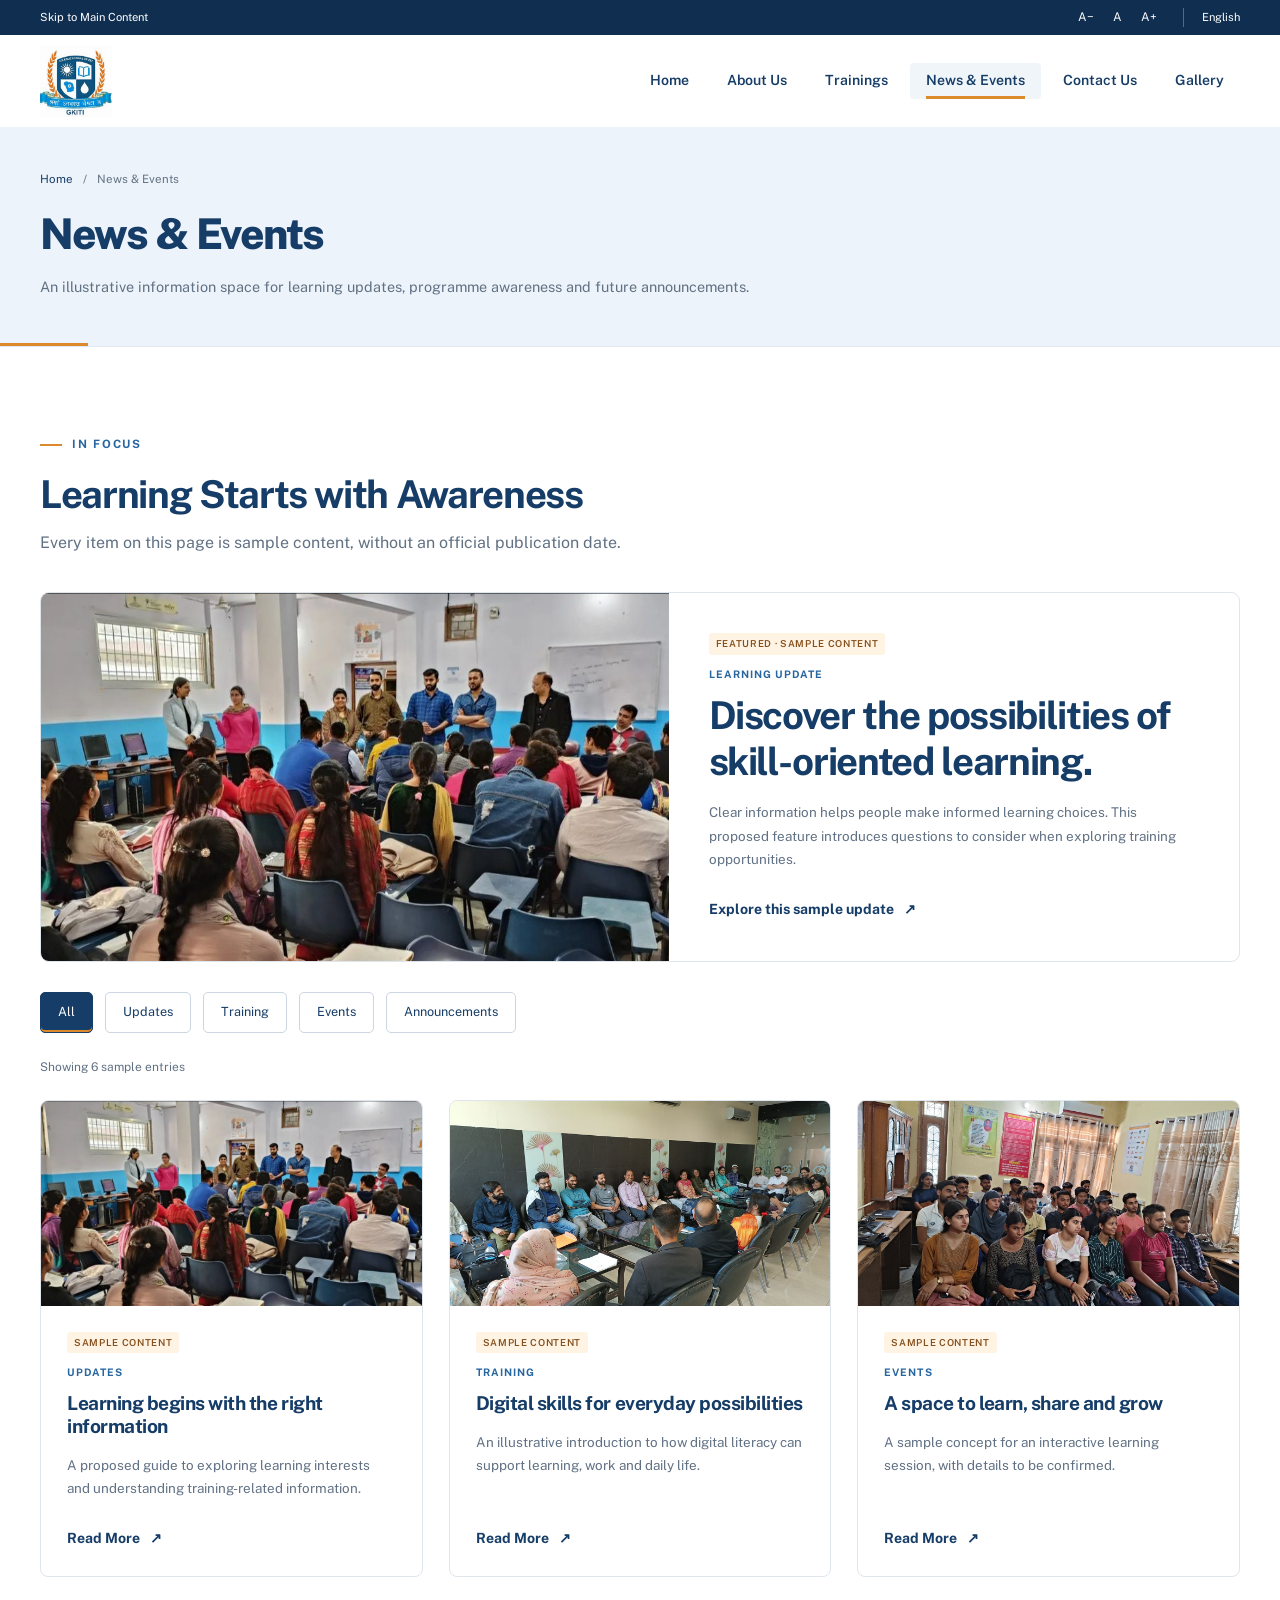
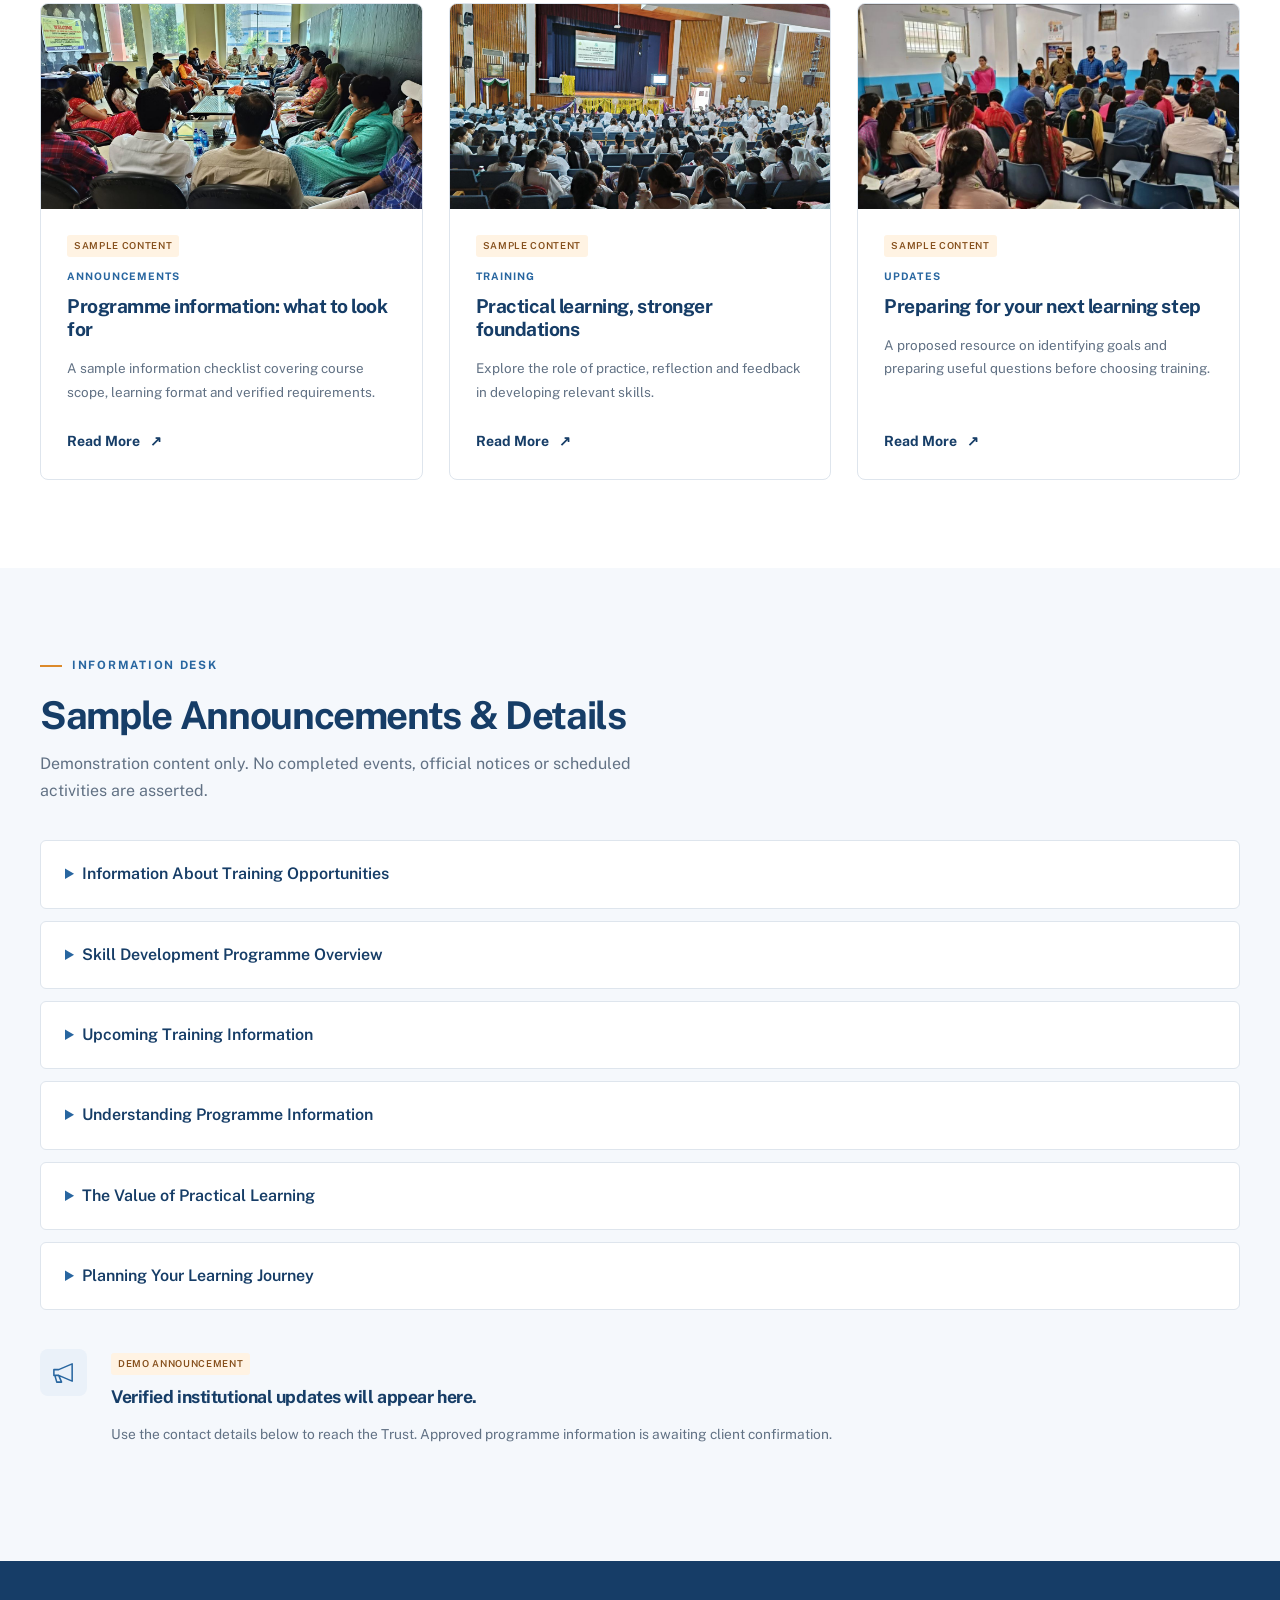
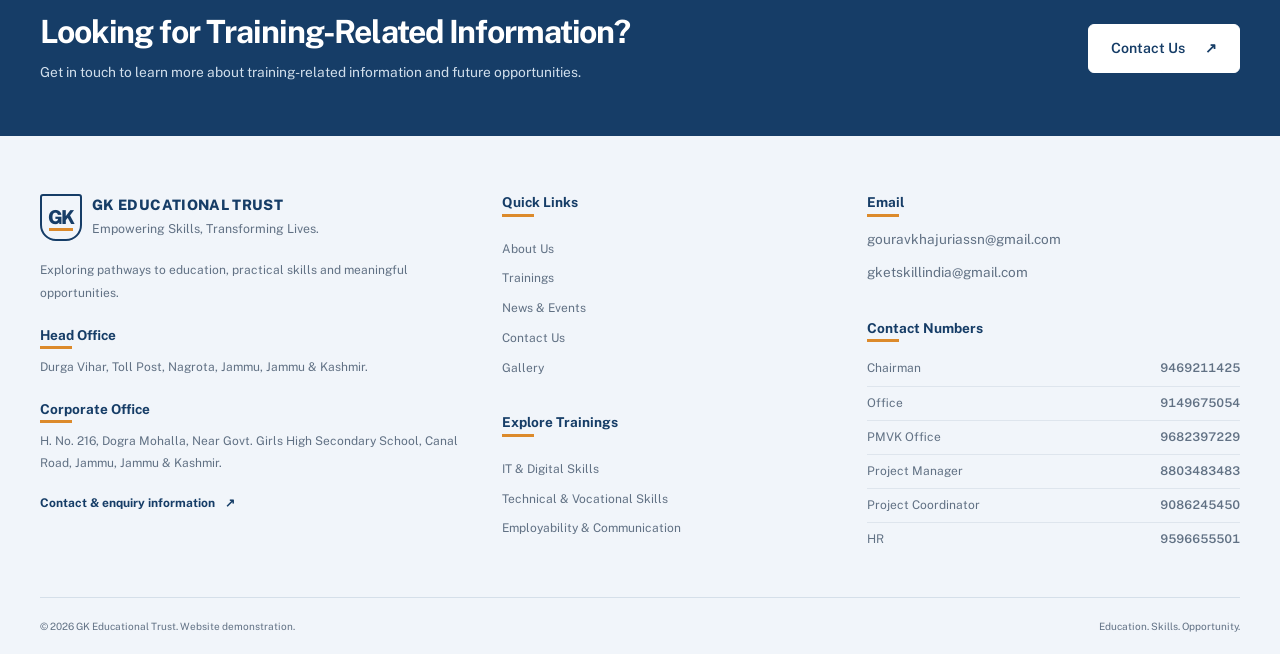
<file: news-events.html>
<!doctype html>
<html lang="en">

<head>
    <meta charset="utf-8">
    <meta name="viewport" content="width=device-width, initial-scale=1">
    <meta name="description"
        content="News & Events — GK Educational Trust. An illustrative website demo exploring education, practical learning and skill development.">
    <meta name="theme-color" content="#163D67">
    <title>News & Events | GK Educational Trust</title>
    <link rel="icon" href="assets/icons/favicon.svg" type="image/svg+xml">
    <link rel="stylesheet" href="css/style.css">
    <link rel="stylesheet" href="css/responsive.css"><link rel="stylesheet" href="css/header-home.css"><link rel="stylesheet" href="css/contact-details.css">
    <link rel="stylesheet" href="css/page-loader.css">
    <script src="js/page-loader.js" defer></script>
    <script src="js/main.js" defer></script>
    <script src="js/news-events.js" defer></script>
    <link rel="stylesheet" href="css/motion.css">
    <script src="js/motion.js" defer></script>
</head>

<body>
    <header>
        <div class="utility">
            <div class="container"><a href="#main">Skip to Main Content</a>
                <div class="utility-tools">
                    <div class="font-tools js-only" role="group" aria-label="Text size"><button type="button"
                            data-font="smaller" aria-label="Decrease text size">A−</button><button type="button"
                            data-font="reset" aria-label="Reset text size">A</button><button type="button"
                            data-font="larger" aria-label="Increase text size">A+</button></div><span>English</span>
                </div>
            </div>
        </div>
        <div class="container identity"><a href="index.html" class="brand" aria-label="GK Educational Trust home"><img class="brand-logo" src="assets/images/trust-logo-gkiti.png" alt="GK Educational Trust supplied logo" width="70" height="76"></a><nav class="container nav-inner" aria-label="Main navigation"><button class="menu-toggle" type="button"
                    aria-expanded="false" aria-controls="main-navigation"><span aria-hidden="true">☰</span>
                    Menu</button>
                <ul class="nav-links" id="main-navigation">
                    <li><a href="index.html">Home</a></li>
                    <li><a href="about.html">About Us</a></li>
                    <li><a href="trainings.html">Trainings</a></li>
                    <li><a href="news-events.html" aria-current="page">News & Events</a></li>
                    <li><a href="contact.html">Contact Us</a></li>
                    <li><a href="gallery.html">Gallery</a></li>
                </ul>
            </nav></div></header>
    <main id="main" tabindex="-1">
        <section class="page-banner">
            <div class="container">
                <nav class="breadcrumb" aria-label="Breadcrumb"><a href="index.html">Home</a><span
                        aria-hidden="true">/</span><span aria-current="page">News & Events</span></nav>
                <h1>News & Events</h1>
                <p>An illustrative information space for learning updates, programme awareness and future announcements.
                </p>
            </div>
        </section>
        <section class="section">
            <div class="container">
                <div class="section-head">
                    <div><span class="eyebrow">In focus</span>
                        <h2>Learning Starts with Awareness</h2>
                        <p>Every item on this page is sample content, without an official publication date.</p>
                    </div>
                </div>
                <article class="featured-news"><img src="assets/images/learning-1.jpg"
                        alt="Representative learners and an instructor in a computer classroom" width="1080"
                        height="564" fetchpriority="high" decoding="async" class="">
                    <div class="card-body"><span class="sample">Featured · Sample content</span><span
                            class="card-category">Learning update</span>
                        <h2>Discover the possibilities of skill-oriented learning.</h2>
                        <p>Clear information helps people make informed learning choices. This proposed feature
                            introduces questions to consider when exploring training opportunities.</p><a
                            class="text-link" href="#news-detail-0">Explore this sample update</a>
                    </div>
                </article>
                <div class="filter-bar js-only" role="group" aria-label="Filter news by category"><button
                        class="filter-button" type="button" data-news-filter="all"
                        aria-pressed="true">All</button><button class="filter-button" type="button"
                        data-news-filter="updates" aria-pressed="false">Updates</button><button class="filter-button"
                        type="button" data-news-filter="training" aria-pressed="false">Training</button><button
                        class="filter-button" type="button" data-news-filter="events"
                        aria-pressed="false">Events</button><button class="filter-button" type="button"
                        data-news-filter="announcements" aria-pressed="false">Announcements</button></div>
                <p class="result-count js-only" id="news-count" role="status">Showing 6 sample entries</p>
                <div class="cards">
                    <article class="card news-card" data-category="updates"><img src="assets/images/learning-1.jpg"
                            alt="Representative classroom discussion" width="1080" height="564" loading="lazy"
                            decoding="async" class="">
                        <div class="card-body"><span class="sample">Sample content</span><span
                                class="card-category">updates</span>
                            <h3>Learning begins with the right information</h3>
                            <p>A proposed guide to exploring learning interests and understanding training-related
                                information.</p><a class="text-link" href="news-events.html#news-detail-0">Read More</a>
                        </div>
                    </article>
                    <article class="card news-card" data-category="training"><img src="assets/images/learning-2.jpg"
                            alt="Representative learning session" width="1400" height="1050" loading="lazy"
                            decoding="async" class="">
                        <div class="card-body"><span class="sample">Sample content</span><span
                                class="card-category">training</span>
                            <h3>Digital skills for everyday possibilities</h3>
                            <p>An illustrative introduction to how digital literacy can support learning, work and daily
                                life.</p><a class="text-link" href="news-events.html#news-detail-1">Read More</a>
                        </div>
                    </article>
                    <article class="card news-card" data-category="events"><img src="assets/images/learning-3.jpg"
                            alt="Representative group workshop" width="1400" height="1050" loading="lazy"
                            decoding="async" class="">
                        <div class="card-body"><span class="sample">Sample content</span><span
                                class="card-category">events</span>
                            <h3>A space to learn, share and grow</h3>
                            <p>A sample concept for an interactive learning session, with details to be confirmed.</p><a
                                class="text-link" href="news-events.html#news-detail-2">Read More</a>
                        </div>
                    </article>
                    <article class="card news-card" data-category="announcements"><img
                            src="assets/images/learning-4.jpg" alt="Representative classroom discussion" width="1400"
                            height="1050" loading="lazy" decoding="async" class="">
                        <div class="card-body"><span class="sample">Sample content</span><span
                                class="card-category">announcements</span>
                            <h3>Programme information: what to look for</h3>
                            <p>A sample information checklist covering course scope, learning format and verified
                                requirements.</p><a class="text-link" href="news-events.html#news-detail-3">Read
                                More</a>
                        </div>
                    </article>
                    <article class="card news-card" data-category="training"><img src="assets/images/learning-5.jpg"
                            alt="Representative learning session" width="1400" height="1050" loading="lazy"
                            decoding="async" class="">
                        <div class="card-body"><span class="sample">Sample content</span><span
                                class="card-category">training</span>
                            <h3>Practical learning, stronger foundations</h3>
                            <p>Explore the role of practice, reflection and feedback in developing relevant skills.</p>
                            <a class="text-link" href="news-events.html#news-detail-4">Read More</a>
                        </div>
                    </article>
                    <article class="card news-card" data-category="updates"><img src="assets/images/learning-1.jpg"
                            alt="Representative group workshop" width="1080" height="564" loading="lazy"
                            decoding="async" class="">
                        <div class="card-body"><span class="sample">Sample content</span><span
                                class="card-category">updates</span>
                            <h3>Preparing for your next learning step</h3>
                            <p>A proposed resource on identifying goals and preparing useful questions before choosing
                                training.</p><a class="text-link" href="news-events.html#news-detail-5">Read More</a>
                        </div>
                    </article>
                </div>
            </div>
        </section>
        <section class="section tinted">
            <div class="container">
                <div class="section-head">
                    <div><span class="eyebrow">Information desk</span>
                        <h2>Sample Announcements & Details</h2>
                        <p>Demonstration content only. No completed events, official notices or scheduled activities are
                            asserted.</p>
                    </div>
                </div>
                <div class="details-list">
                    <details id="news-detail-0">
                        <summary>Information About Training Opportunities</summary><span class="sample">Sample
                            updates</span>
                        <h3>Learning begins with the right information</h3>
                        <p>A proposed guide to exploring learning interests and understanding training-related
                            information. This demonstration shows how the Trust could share relevant information once
                            content is verified and approved.</p>
                        <p>Before selecting a learning opportunity, consider your goals, the topics you want to
                            understand and the support you may need. Ask for confirmed programme information and take
                            time to compare it with your interests.</p><a class="text-link" href="contact.html">Enquiry
                            information</a>
                        <p class="subtle">Publication details will be added only when verified content is supplied.</p>
                    </details>
                    <details id="news-detail-1">
                        <summary>Skill Development Programme Overview</summary><span class="sample">Sample
                            training</span>
                        <h3>Digital skills for everyday possibilities</h3>
                        <p>An illustrative introduction to how digital literacy can support learning, work and daily
                            life. This demonstration shows how the Trust could share relevant information once content
                            is verified and approved.</p>
                        <p>Digital learning can begin with simple, useful tasks: organising information, creating a
                            document or recognising a trustworthy online source. The eventual programme scope must be
                            confirmed by the Trust.</p><a class="text-link" href="contact.html">Enquiry information</a>
                        <p class="subtle">Publication details will be added only when verified content is supplied.</p>
                    </details>
                    <details id="news-detail-2">
                        <summary>Upcoming Training Information</summary><span class="sample">Sample events</span>
                        <h3>A space to learn, share and grow</h3>
                        <p>A sample concept for an interactive learning session, with details to be confirmed. This
                            demonstration shows how the Trust could share relevant information once content is verified
                            and approved.</p>
                        <p>A possible session format could combine a short introduction, group discussion and
                            reflection. This is a concept only; no event, venue, date or participation has been
                            confirmed.</p><a class="text-link" href="contact.html">Enquiry information</a>
                        <p class="subtle">Publication details will be added only when verified content is supplied.</p>
                    </details>
                    <details id="news-detail-3">
                        <summary>Understanding Programme Information</summary><span class="sample">Sample
                            announcements</span>
                        <h3>Programme information: what to look for</h3>
                        <p>A sample information checklist covering course scope, learning format and verified
                            requirements. This demonstration shows how the Trust could share relevant information once
                            content is verified and approved.</p>
                        <p>When details become available, check learning topics, any requirements, delivery arrangements
                            and the basis of any certification claim directly with the institution.</p><a
                            class="text-link" href="contact.html">Enquiry information</a>
                        <p class="subtle">Publication details will be added only when verified content is supplied.</p>
                    </details>
                    <details id="news-detail-4">
                        <summary>The Value of Practical Learning</summary><span class="sample">Sample training</span>
                        <h3>Practical learning, stronger foundations</h3>
                        <p>Explore the role of practice, reflection and feedback in developing relevant skills. This
                            demonstration shows how the Trust could share relevant information once content is verified
                            and approved.</p>
                        <p>Practice offers a chance to apply an idea, notice difficulties and ask for feedback.
                            Appropriately guided tasks can help connect abstract concepts with everyday situations.</p>
                        <a class="text-link" href="contact.html">Enquiry information</a>
                        <p class="subtle">Publication details will be added only when verified content is supplied.</p>
                    </details>
                    <details id="news-detail-5">
                        <summary>Planning Your Learning Journey</summary><span class="sample">Sample updates</span>
                        <h3>Preparing for your next learning step</h3>
                        <p>A proposed resource on identifying goals and preparing useful questions before choosing
                            training. This demonstration shows how the Trust could share relevant information once
                            content is verified and approved.</p>
                        <p>Start by writing down your interests and current knowledge. Identify a small next step, then
                            prepare questions about the learning area and available guidance.</p><a class="text-link"
                            href="contact.html">Enquiry information</a>
                        <p class="subtle">Publication details will be added only when verified content is supplied.</p>
                    </details>
                </div>
                <div class="announcement">
                    <div class="icon-box"><svg class="icon" viewBox="0 0 26 26" aria-hidden="true">
                            <path d="M3 10h5l14-6v18L8 16H3z M8 16l3 7H6l-2-7" />
                        </svg></div>
                    <div><span class="sample">Demo announcement</span>
                        <h3>Verified institutional updates will appear here.</h3>
                        <p>Use the contact details below to reach the Trust. Approved programme information is awaiting client confirmation.
                        </p>
                    </div>
                </div>
            </div>
        </section>
        <section class="cta">
            <div class="container">
                <div>
                    <h2>Looking for Training-Related Information?</h2>
                    <p>Get in touch to learn more about training-related information and future opportunities.</p>
                </div><a class="button light" href="contact.html">Contact Us <span aria-hidden="true">↗</span></a>
            </div>
        </section>
    </main>
    <footer class="footer"><div class="container"><div class="footer-grid"><div><a class="brand" href="index.html"><span class="monogram" aria-hidden="true">GK</span><span><span class="brand-name">GK EDUCATIONAL TRUST</span><span class="tagline">Empowering Skills,
                                Transforming Lives.</span></span></a><p>Exploring pathways to education, practical skills and meaningful opportunities.</p><div class="office-address"><h3>Head Office</h3><address>Durga Vihar, Toll Post, Nagrota, Jammu, Jammu &amp; Kashmir.</address></div><div class="office-address"><h3>Corporate Office</h3><address>H. No. 216, Dogra Mohalla, Near Govt. Girls High Secondary School, Canal Road, Jammu, Jammu &amp; Kashmir.</address></div><a class="text-link" href="contact.html">Contact &amp; enquiry information</a></div><div class="footer-navigation"><div><h3>Quick Links</h3><ul>
                        <li><a href="about.html">About Us</a></li>
                        <li><a href="trainings.html">Trainings</a></li>
                        <li><a href="news-events.html">News & Events</a></li>
                        <li><a href="contact.html">Contact Us</a></li>
                        <li><a href="gallery.html">Gallery</a></li>
                    </ul></div><div><h3>Explore Trainings</h3><ul>
                        <li><a href="trainings.html#digital">IT & Digital Skills</a></li>
                        <li><a href="trainings.html#technical">Technical & Vocational Skills</a></li>
                        <li><a href="trainings.html#employability">Employability & Communication</a></li>
                    </ul></div></div><div class="footer-contact"><div><h3>Email</h3><ul class="contact-emails"><li><a href="mailto:gouravkhajuriassn@gmail.com">gouravkhajuriassn@gmail.com</a></li><li><a href="mailto:gketskillindia@gmail.com">gketskillindia@gmail.com</a></li></ul></div><div><h3>Contact Numbers</h3><ul class="phone-directory"><li><span>Chairman</span><a href="tel:+919469211425">9469211425</a></li><li><span>Office</span><a href="tel:+919149675054">9149675054</a></li><li><span>PMVK Office</span><a href="tel:+919682397229">9682397229</a></li><li><span>Project Manager</span><a href="tel:+918803483483">8803483483</a></li><li><span>Project Coordinator</span><a href="tel:+919086245450">9086245450</a></li><li><span>HR</span><a href="tel:+919596655501">9596655501</a></li></ul></div></div></div><div class="footer-bottom"><span>© 2026 GK Educational Trust. Website demonstration.</span><span>Education.
                    Skills. Opportunity.</span></div></div></footer><button type="button" class="back-top" aria-label="Back to top" hidden>↑</button>
</body>

</html>
</file>
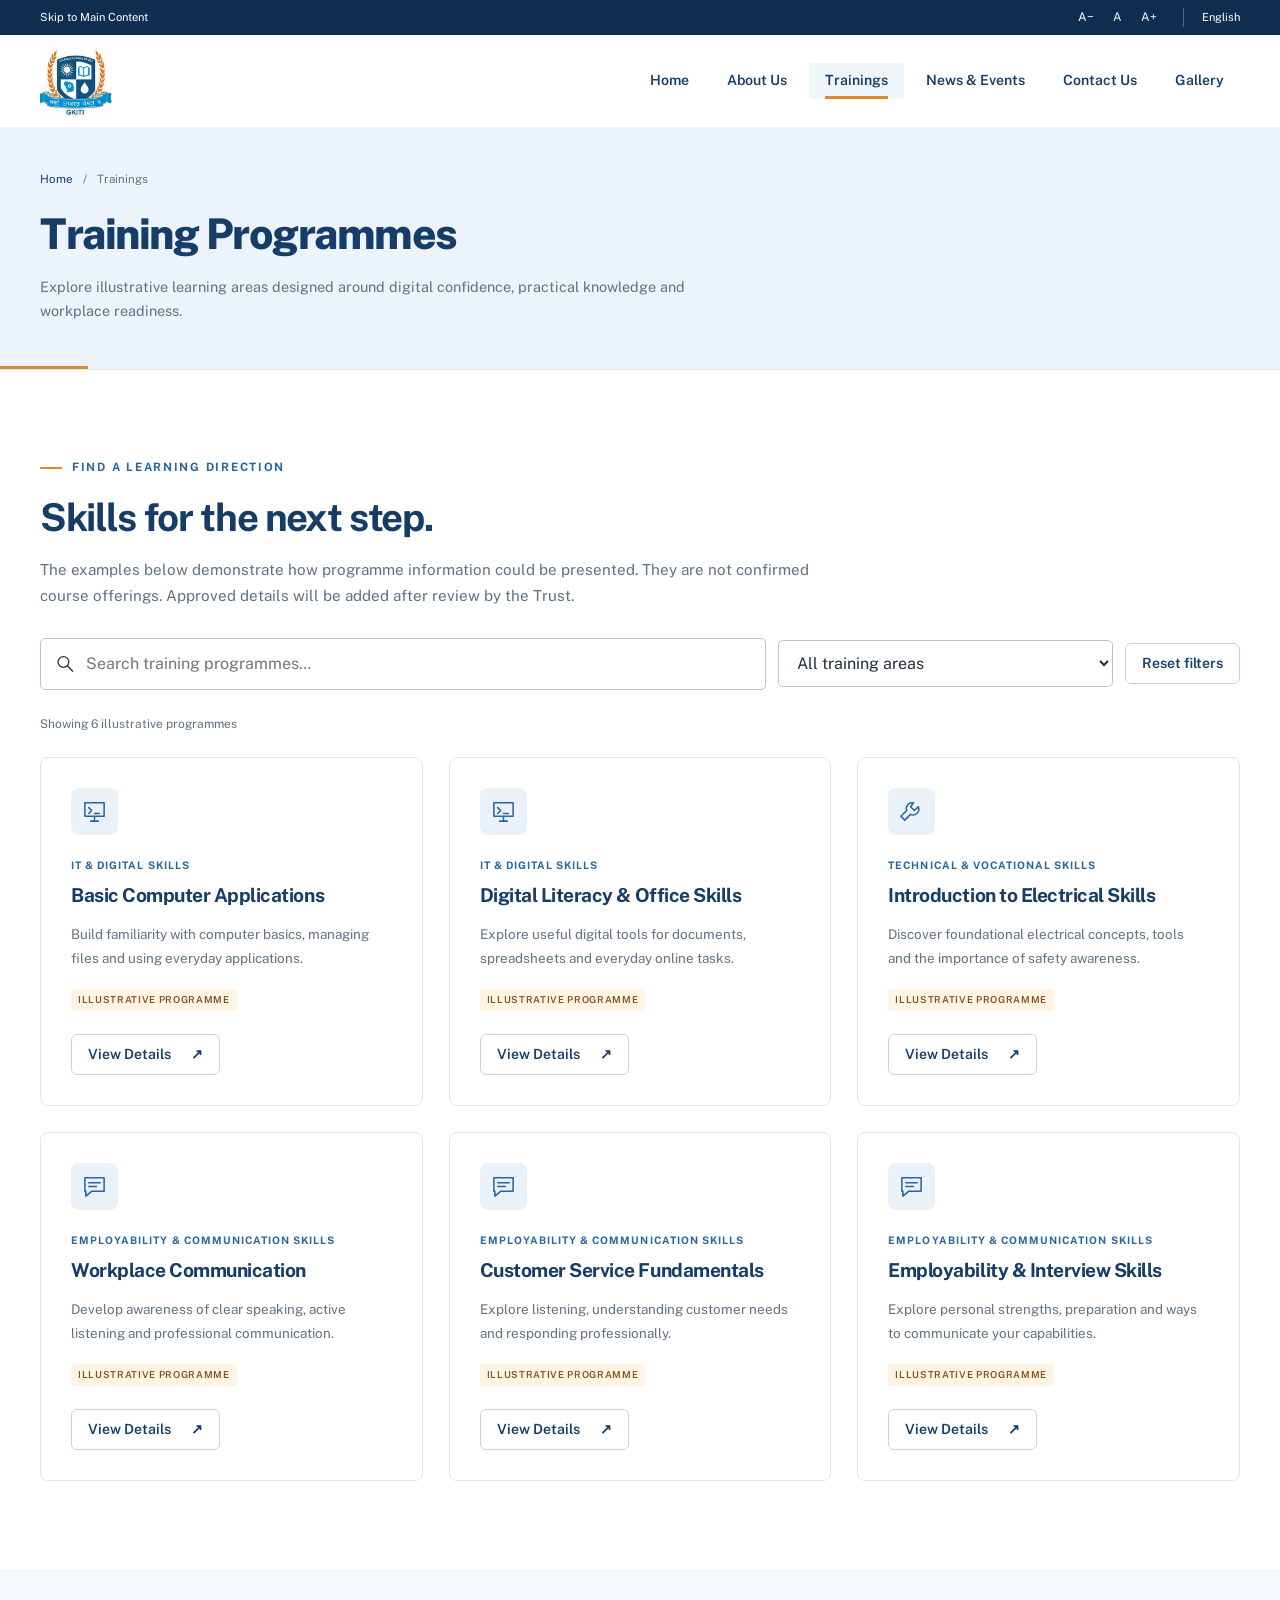
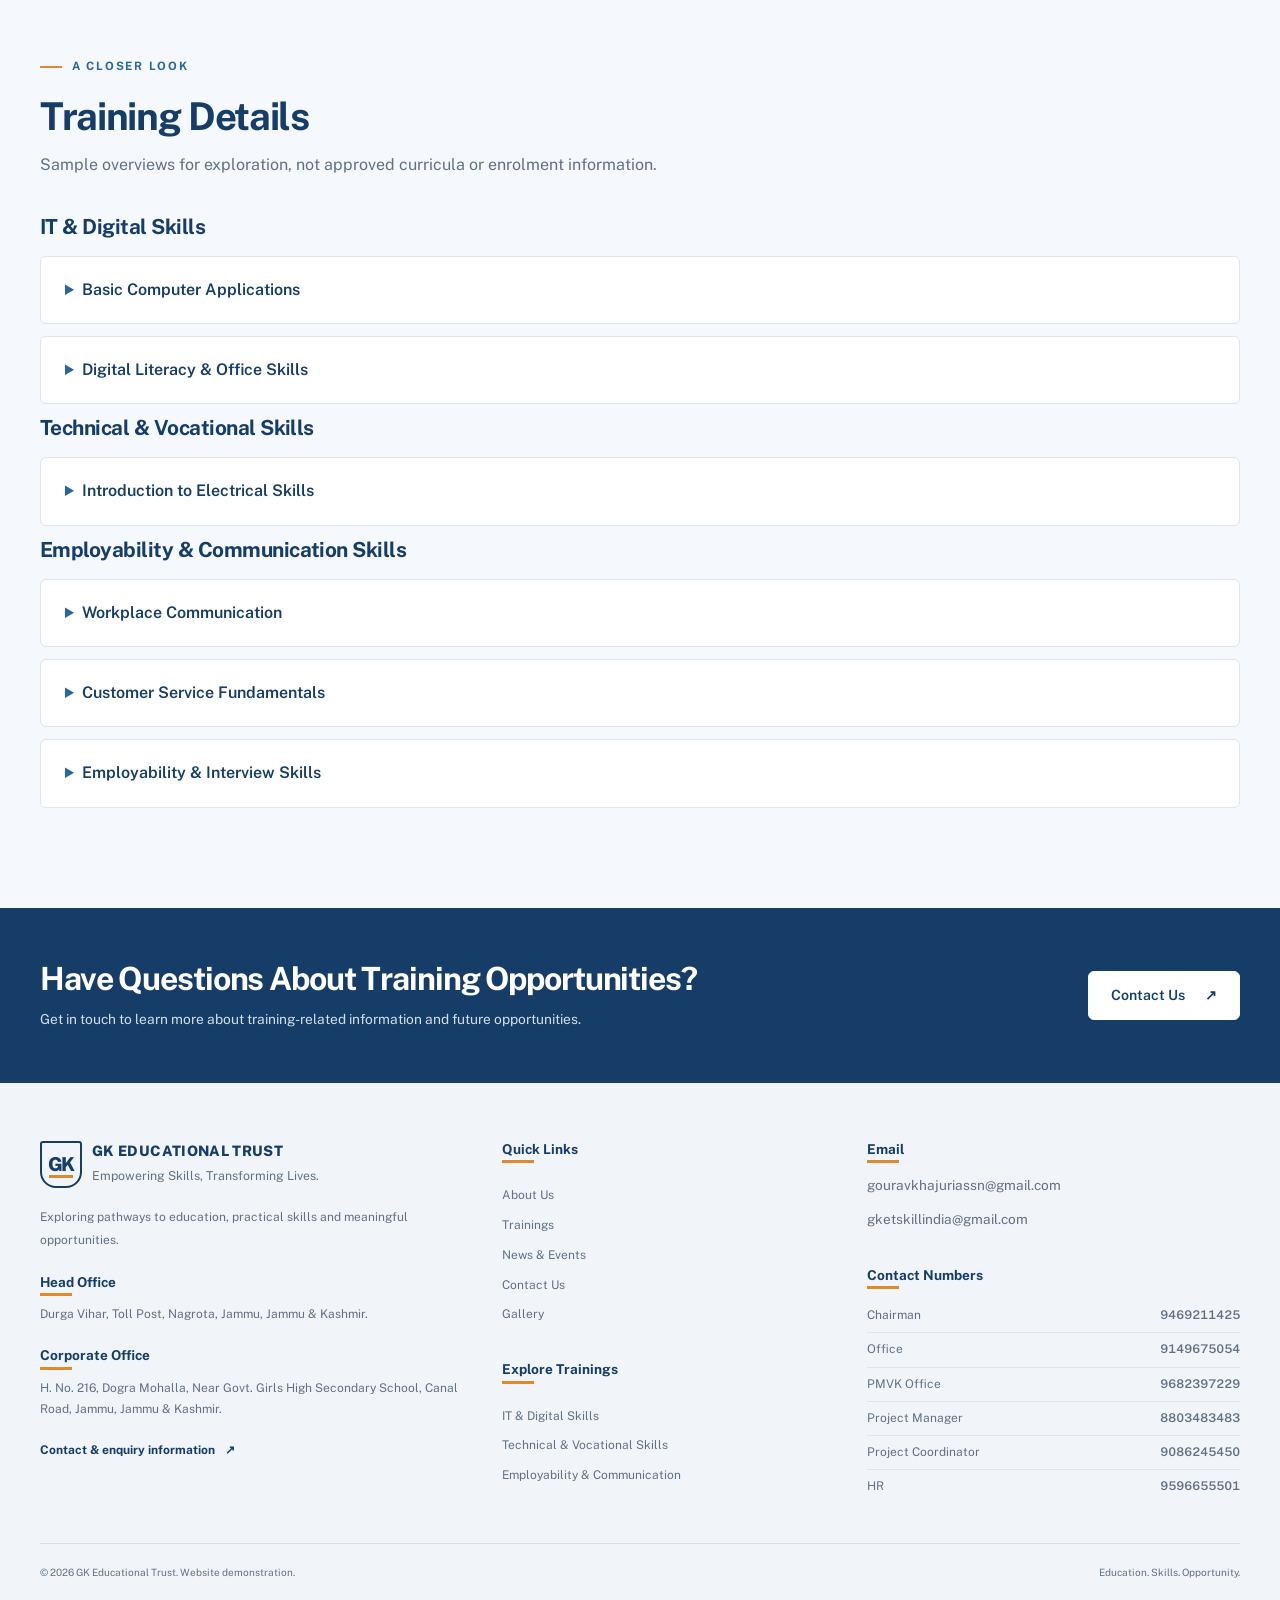
<file: trainings.html>
<!doctype html>
<html lang="en">

<head>
    <meta charset="utf-8">
    <meta name="viewport" content="width=device-width, initial-scale=1">
    <meta name="description"
        content="Training Programmes — GK Educational Trust. An illustrative website demo exploring education, practical learning and skill development.">
    <meta name="theme-color" content="#163D67">
    <title>Training Programmes | GK Educational Trust</title>
    <link rel="icon" href="assets/icons/favicon.svg" type="image/svg+xml">
    <link rel="stylesheet" href="css/style.css">
    <link rel="stylesheet" href="css/responsive.css"><link rel="stylesheet" href="css/header-home.css"><link rel="stylesheet" href="css/contact-details.css">
    <link rel="stylesheet" href="css/page-loader.css">
    <script src="js/page-loader.js" defer></script>
    <script src="js/main.js" defer></script>
    <script src="js/trainings.js" defer></script>
    <link rel="stylesheet" href="css/motion.css">
    <script src="js/motion.js" defer></script>
</head>

<body>
    <header>
        <div class="utility">
            <div class="container"><a href="#main">Skip to Main Content</a>
                <div class="utility-tools">
                    <div class="font-tools js-only" role="group" aria-label="Text size"><button type="button"
                            data-font="smaller" aria-label="Decrease text size">A−</button><button type="button"
                            data-font="reset" aria-label="Reset text size">A</button><button type="button"
                            data-font="larger" aria-label="Increase text size">A+</button></div><span>English</span>
                </div>
            </div>
        </div>
        <div class="container identity"><a href="index.html" class="brand" aria-label="GK Educational Trust home"><img class="brand-logo" src="assets/images/trust-logo-gkiti.png" alt="GK Educational Trust supplied logo" width="70" height="76"></a><nav class="container nav-inner" aria-label="Main navigation"><button class="menu-toggle" type="button"
                    aria-expanded="false" aria-controls="main-navigation"><span aria-hidden="true">☰</span>
                    Menu</button>
                <ul class="nav-links" id="main-navigation">
                    <li><a href="index.html">Home</a></li>
                    <li><a href="about.html">About Us</a></li>
                    <li><a href="trainings.html" aria-current="page">Trainings</a></li>
                    <li><a href="news-events.html">News & Events</a></li>
                    <li><a href="contact.html">Contact Us</a></li>
                    <li><a href="gallery.html">Gallery</a></li>
                </ul>
            </nav></div></header>
    <main id="main" tabindex="-1">
        <section class="page-banner">
            <div class="container">
                <nav class="breadcrumb" aria-label="Breadcrumb"><a href="index.html">Home</a><span
                        aria-hidden="true">/</span><span aria-current="page">Trainings</span></nav>
                <h1>Training Programmes</h1>
                <p>Explore illustrative learning areas designed around digital confidence, practical knowledge and
                    workplace readiness.</p>
            </div>
        </section>
        <section class="section">
            <div class="container">
                <div class="intro-copy"><span class="eyebrow">Find a learning direction</span>
                    <h2>Skills for the next step.</h2>
                    <p>The examples below demonstrate how programme information could be presented. They are not
                        confirmed course offerings. Approved details will be added after review by the Trust.</p>
                </div>
                <div class="filter-bar js-only">
                    <div class="search-wrap"><svg class="icon" viewBox="0 0 26 26" aria-hidden="true">
                            <path d="M18 11a7 7 0 1 1-14 0 7 7 0 0 1 14 0 M16 16l7 7" />
                        </svg><label class="sr-only" for="training-search">Search training programmes</label><input
                            type="search" id="training-search" placeholder="Search training programmes…"
                            autocomplete="off"></div><label class="sr-only" for="training-category">Training
                        category</label><select id="training-category">
                        <option value="all">All training areas</option>
                        <option value="digital">IT & Digital Skills</option>
                        <option value="technical">Technical & Vocational Skills</option>
                        <option value="employability">Employability & Communication Skills</option>
                    </select><button class="button secondary small" id="reset-training" type="button">Reset
                        filters</button>
                </div>
                <p class="result-count js-only" id="training-count" role="status">Showing 6 illustrative programmes</p>
                <div class="cards" id="training-grid">
                    <article class="card training-card" data-category="digital"
                        data-search="Basic Computer Applications Build familiarity with computer basics, managing files and using everyday applications. IT & Digital Skills">
                        <div class="card-body">
                            <div class="icon-box"><svg class="icon" viewBox="0 0 26 26" aria-hidden="true">
                                    <path d="M3 4h20v14H3z M9 23h8 M13 18v5 M7 9l3 3-3 3 M13 15h5" />
                                </svg></div><span class="card-category">IT & Digital Skills</span>
                            <h3>Basic Computer Applications</h3>
                            <p>Build familiarity with computer basics, managing files and using everyday applications.
                            </p><span class="sample">Illustrative programme</span><a class="button secondary small"
                                href="#detail-computer-applications" data-training="computer-applications">View Details
                                <span aria-hidden="true">↗</span></a>
                        </div>
                    </article>
                    <article class="card training-card" data-category="digital"
                        data-search="Digital Literacy & Office Skills Explore useful digital tools for documents, spreadsheets and everyday online tasks. IT & Digital Skills">
                        <div class="card-body">
                            <div class="icon-box"><svg class="icon" viewBox="0 0 26 26" aria-hidden="true">
                                    <path d="M3 4h20v14H3z M9 23h8 M13 18v5 M7 9l3 3-3 3 M13 15h5" />
                                </svg></div><span class="card-category">IT & Digital Skills</span>
                            <h3>Digital Literacy & Office Skills</h3>
                            <p>Explore useful digital tools for documents, spreadsheets and everyday online tasks.</p>
                            <span class="sample">Illustrative programme</span><a class="button secondary small"
                                href="#detail-digital-literacy" data-training="digital-literacy">View Details <span
                                    aria-hidden="true">↗</span></a>
                        </div>
                    </article>
                    <article class="card training-card" data-category="technical"
                        data-search="Introduction to Electrical Skills Discover foundational electrical concepts, tools and the importance of safety awareness. Technical & Vocational Skills">
                        <div class="card-body">
                            <div class="icon-box"><svg class="icon" viewBox="0 0 26 26" aria-hidden="true">
                                    <path d="M15 4a6 6 0 0 0-7 8L2 18l4 4 6-6a6 6 0 0 0 8-8l-4 4-4-4z" />
                                </svg></div><span class="card-category">Technical & Vocational Skills</span>
                            <h3>Introduction to Electrical Skills</h3>
                            <p>Discover foundational electrical concepts, tools and the importance of safety awareness.
                            </p><span class="sample">Illustrative programme</span><a class="button secondary small"
                                href="#detail-electrical-skills" data-training="electrical-skills">View Details <span
                                    aria-hidden="true">↗</span></a>
                        </div>
                    </article>
                    <article class="card training-card" data-category="employability"
                        data-search="Workplace Communication Develop awareness of clear speaking, active listening and professional communication. Employability & Communication Skills">
                        <div class="card-body">
                            <div class="icon-box"><svg class="icon" viewBox="0 0 26 26" aria-hidden="true">
                                    <path d="M3 4h20v14H10l-6 5v-5H3z M7 9h12 M7 13h8" />
                                </svg></div><span class="card-category">Employability & Communication Skills</span>
                            <h3>Workplace Communication</h3>
                            <p>Develop awareness of clear speaking, active listening and professional communication.</p>
                            <span class="sample">Illustrative programme</span><a class="button secondary small"
                                href="#detail-workplace-communication" data-training="workplace-communication">View
                                Details <span aria-hidden="true">↗</span></a>
                        </div>
                    </article>
                    <article class="card training-card" data-category="employability"
                        data-search="Customer Service Fundamentals Explore listening, understanding customer needs and responding professionally. Employability & Communication Skills">
                        <div class="card-body">
                            <div class="icon-box"><svg class="icon" viewBox="0 0 26 26" aria-hidden="true">
                                    <path d="M3 4h20v14H10l-6 5v-5H3z M7 9h12 M7 13h8" />
                                </svg></div><span class="card-category">Employability & Communication Skills</span>
                            <h3>Customer Service Fundamentals</h3>
                            <p>Explore listening, understanding customer needs and responding professionally.</p><span
                                class="sample">Illustrative programme</span><a class="button secondary small"
                                href="#detail-customer-service" data-training="customer-service">View Details <span
                                    aria-hidden="true">↗</span></a>
                        </div>
                    </article>
                    <article class="card training-card" data-category="employability"
                        data-search="Employability & Interview Skills Explore personal strengths, preparation and ways to communicate your capabilities. Employability & Communication Skills">
                        <div class="card-body">
                            <div class="icon-box"><svg class="icon" viewBox="0 0 26 26" aria-hidden="true">
                                    <path d="M3 4h20v14H10l-6 5v-5H3z M7 9h12 M7 13h8" />
                                </svg></div><span class="card-category">Employability & Communication Skills</span>
                            <h3>Employability & Interview Skills</h3>
                            <p>Explore personal strengths, preparation and ways to communicate your capabilities.</p>
                            <span class="sample">Illustrative programme</span><a class="button secondary small"
                                href="#detail-interview-skills" data-training="interview-skills">View Details <span
                                    aria-hidden="true">↗</span></a>
                        </div>
                    </article>
                </div>
                <p id="training-empty" class="no-results" role="status" hidden>No matching programmes. Try a different
                    search or reset the filters.</p>
            </div>
        </section>
        <section class="section tinted">
            <div class="container">
                <div class="section-head">
                    <div><span class="eyebrow">A closer look</span>
                        <h2>Training Details</h2>
                        <p>Sample overviews for exploration, not approved curricula or enrolment information.</p>
                    </div>
                </div>
                <div class="details-list">
                    <div id="digital">
                        <h3>IT & Digital Skills</h3>
                        <details id="detail-computer-applications">
                            <summary>Basic Computer Applications</summary>
                            <div class="programme-detail">
                                <p>This illustrative programme introduces the parts of a computer, basic
                                    operating-system navigation and common productivity tasks. Example activities could
                                    include organising folders, creating a document and understanding safe device use.
                                    The emphasis is on building familiarity through simple, practical exercises.</p>
                                <h3>Illustrative learning topics</h3>
                                <ul>
                                    <li>Computer and operating-system basics</li>
                                    <li>Files, folders and document creation</li>
                                    <li>Responsible and safe computer use</li>
                                </ul>
                                <a class="button" href="contact.html">Enquire about
                                    information ↗</a>
                            </div>
                        </details>
                        <details id="detail-digital-literacy">
                            <summary>Digital Literacy & Office Skills</summary>
                            <div class="programme-detail">
                                <p>This sample learning area connects digital awareness with common office activities.
                                    Learners could explore organising information, creating clear documents, using basic
                                    spreadsheet functions and assessing online information. Responsible handling of
                                    personal information would be an important topic.</p>
                                <h3>Illustrative learning topics</h3>
                                <ul>
                                    <li>Documents and spreadsheet fundamentals</li>
                                    <li>Email and online information awareness</li>
                                    <li>Digital privacy and responsible use</li>
                                </ul>
                                <a class="button" href="contact.html">Enquire about
                                    information ↗</a>
                            </div>
                        </details>
                    </div>
                    <div id="technical">
                        <h3>Technical & Vocational Skills</h3>
                        <details id="detail-electrical-skills">
                            <summary>Introduction to Electrical Skills</summary>
                            <div class="programme-detail">
                                <p>This demonstration overview introduces electrical terminology, identification of
                                    basic tools and the importance of safe working procedures. It is an
                                    awareness-oriented example, not a qualification or authorisation to perform
                                    electrical work. Any practical activity would require suitable facilities and
                                    qualified supervision.</p>
                                <h3>Illustrative learning topics</h3>
                                <ul>
                                    <li>Basic concepts and component awareness</li>
                                    <li>Tool identification and safety principles</li>
                                    <li>The role of qualified supervision</li>
                                </ul>
                                <a class="button" href="contact.html">Enquire about
                                    information ↗</a>
                            </div>
                        </details>
                    </div>
                    <div id="employability">
                        <h3>Employability & Communication Skills</h3>
                        <details id="detail-workplace-communication">
                            <summary>Workplace Communication</summary>
                            <div class="programme-detail">
                                <p>This proposed programme explores how people share information respectfully and
                                    effectively at work. Sample exercises could include summarising instructions,
                                    drafting a professional message and participating in a group discussion. Feedback
                                    would help learners reflect on clarity, listening and tone.</p>
                                <h3>Illustrative learning topics</h3>
                                <ul>
                                    <li>Active listening and clear expression</li>
                                    <li>Professional messages and conversations</li>
                                    <li>Teamwork and respectful communication</li>
                                </ul>
                                <a class="button" href="contact.html">Enquire about
                                    information ↗</a>
                            </div>
                        </details>
                        <details id="detail-customer-service">
                            <summary>Customer Service Fundamentals</summary>
                            <div class="programme-detail">
                                <p>This illustrative learning area introduces the principles of attentive, respectful
                                    customer interactions. Example scenarios could cover clarifying a request,
                                    explaining information accurately and knowing when to seek support. The focus is on
                                    communication and thoughtful problem-solving.</p>
                                <h3>Illustrative learning topics</h3>
                                <ul>
                                    <li>Understanding and clarifying requests</li>
                                    <li>Professional responses and service etiquette</li>
                                    <li>Problem-solving and escalation awareness</li>
                                </ul>
                                <a class="button" href="contact.html">Enquire about
                                    information ↗</a>
                            </div>
                        </details>
                        <details id="detail-interview-skills">
                            <summary>Employability & Interview Skills</summary>
                            <div class="programme-detail">
                                <p>This sample overview looks at preparing for workplace opportunities through
                                    reflection and practice. Activities might include identifying transferable skills,
                                    organising a simple résumé and practising responses to common interview questions.
                                    No employment or placement outcome is promised.</p>
                                <h3>Illustrative learning topics</h3>
                                <ul>
                                    <li>Identifying skills and setting goals</li>
                                    <li>Résumé and interview preparation</li>
                                    <li>Professional conduct and self-reflection</li>
                                </ul>
                                <a class="button" href="contact.html">Enquire about
                                    information ↗</a>
                            </div>
                        </details>
                    </div>
                </div>
            </div>
        </section>
        <section class="cta">
            <div class="container">
                <div>
                    <h2>Have Questions About Training Opportunities?</h2>
                    <p>Get in touch to learn more about training-related information and future opportunities.</p>
                </div><a class="button light" href="contact.html">Contact Us <span aria-hidden="true">↗</span></a>
            </div>
        </section>
        <dialog id="training-dialog" aria-labelledby="training-dialog-title"><button type="button" class="close-dialog"
                aria-label="Close training details">×</button><span class="sample">Illustrative programme</span>
            <h2 id="training-dialog-title"></h2>
            <div id="training-dialog-content"></div>
        </dialog>
    </main>
    <footer class="footer"><div class="container"><div class="footer-grid"><div><a class="brand" href="index.html"><span class="monogram" aria-hidden="true">GK</span><span><span class="brand-name">GK EDUCATIONAL TRUST</span><span class="tagline">Empowering Skills,
                                Transforming Lives.</span></span></a><p>Exploring pathways to education, practical skills and meaningful opportunities.</p><div class="office-address"><h3>Head Office</h3><address>Durga Vihar, Toll Post, Nagrota, Jammu, Jammu &amp; Kashmir.</address></div><div class="office-address"><h3>Corporate Office</h3><address>H. No. 216, Dogra Mohalla, Near Govt. Girls High Secondary School, Canal Road, Jammu, Jammu &amp; Kashmir.</address></div><a class="text-link" href="contact.html">Contact &amp; enquiry information</a></div><div class="footer-navigation"><div><h3>Quick Links</h3><ul>
                        <li><a href="about.html">About Us</a></li>
                        <li><a href="trainings.html">Trainings</a></li>
                        <li><a href="news-events.html">News & Events</a></li>
                        <li><a href="contact.html">Contact Us</a></li>
                        <li><a href="gallery.html">Gallery</a></li>
                    </ul></div><div><h3>Explore Trainings</h3><ul>
                        <li><a href="trainings.html#digital">IT & Digital Skills</a></li>
                        <li><a href="trainings.html#technical">Technical & Vocational Skills</a></li>
                        <li><a href="trainings.html#employability">Employability & Communication</a></li>
                    </ul></div></div><div class="footer-contact"><div><h3>Email</h3><ul class="contact-emails"><li><a href="mailto:gouravkhajuriassn@gmail.com">gouravkhajuriassn@gmail.com</a></li><li><a href="mailto:gketskillindia@gmail.com">gketskillindia@gmail.com</a></li></ul></div><div><h3>Contact Numbers</h3><ul class="phone-directory"><li><span>Chairman</span><a href="tel:+919469211425">9469211425</a></li><li><span>Office</span><a href="tel:+919149675054">9149675054</a></li><li><span>PMVK Office</span><a href="tel:+919682397229">9682397229</a></li><li><span>Project Manager</span><a href="tel:+918803483483">8803483483</a></li><li><span>Project Coordinator</span><a href="tel:+919086245450">9086245450</a></li><li><span>HR</span><a href="tel:+919596655501">9596655501</a></li></ul></div></div></div><div class="footer-bottom"><span>© 2026 GK Educational Trust. Website demonstration.</span><span>Education.
                    Skills. Opportunity.</span></div></div></footer><button type="button" class="back-top" aria-label="Back to top" hidden>↑</button>
</body>

</html>
</file>
<file: css/style.css>
@import url('https://fonts.googleapis.com/css2?family=Public+Sans:wght@400;500;600;700;800&display=swap');

:root {
    --color-primary: #163D67;
    --color-secondary: #2866A0;
    --color-saffron: #DC8A2B;
    --color-green: #277C59;
    --color-background: #F5F8FC;
    --color-surface: #fff;
    --color-text: #202D3A;
    --color-muted: #617184;
    --color-border: #DEE5ED;
    --space: 88px;
    font-size: 16px;
    scroll-behavior: smooth
}

* {
    box-sizing: border-box
}

body {
    margin: 0;
    font-family: 'Public Sans', 'Segoe UI', 'Noto Sans Devanagari', Arial, sans-serif;
    color: var(--color-text);
    line-height: 1.65;
    background: white
}

button,
input,
select,
textarea {
    font: inherit
}

button,
a,
input,
select,
textarea {
    -webkit-tap-highlight-color: transparent
}

button,
a {
    touch-action: manipulation
}

a {
    color: var(--color-primary);
    text-decoration: none
}

a:hover {
    text-decoration: underline
}

button {
    cursor: pointer
}

img {
    display: block;
    width: 100%;
    object-fit: cover;
    height: auto
}

h1,
h2,
h3,
h4,
p {
    margin: 0 0 1rem
}

h1,
h2,
h3,
h4 {
    color: var(--color-primary);
    line-height: 1.2;
    letter-spacing: -.035em
}

h1 {
    font-size: clamp(2.3rem, 4.3vw, 3.5rem);
    font-weight: 800
}

h2 {
    font-size: clamp(1.85rem, 3vw, 2.4rem);
    font-weight: 700
}

h3 {
    font-size: 1.3rem;
    letter-spacing: -.025em
}

p {
    color: var(--color-muted)
}

:focus-visible {
    outline: 3px solid #b76406;
    outline-offset: 5px
}

button:focus-visible,
input:focus-visible,
select:focus-visible,
textarea:focus-visible {
    outline-offset: 3px
}

[hidden] {
    display: none !important
}

.container {
    width: min(1240px, calc(100% - 80px));
    margin: auto
}

.section {
    padding: var(--space) 0
}

.tinted {
    background: var(--color-background)
}

.eyebrow {
    color: var(--color-secondary);
    font-size: .72rem;
    font-weight: 700;
    letter-spacing: .15em;
    text-transform: uppercase;
    display: block;
    margin-bottom: 18px
}

.eyebrow:before {
    content: '';
    display: inline-block;
    width: 22px;
    height: 2px;
    background: var(--color-saffron);
    vertical-align: middle;
    margin-right: 10px
}

.section-head {
    display: flex;
    justify-content: space-between;
    gap: 30px;
    align-items: end;
    margin-bottom: 36px
}

.section-head h2 {
    margin-bottom: 12px
}

.section-head p {
    max-width: 650px;
    margin: 0
}

.text-link {
    font-size: .88rem;
    font-weight: 700;
    white-space: nowrap
}

.text-link:after {
    content: ' ↗';
    margin-left: 10px
}

.buttons {
    display: flex;
    gap: 12px;
    flex-wrap: wrap;
    margin-top: 28px
}

.button {
    display: inline-flex;
    align-items: center;
    justify-content: center;
    gap: 20px;
    border: 1px solid var(--color-primary);
    background: var(--color-primary);
    color: white;
    border-radius: 6px;
    padding: 13px 22px;
    font-size: .88rem;
    font-weight: 600;
    line-height: 1.5;
    transition: background .2s, transform .2s
}

.button:hover {
    background: #245580;
    text-decoration: none;
    transform: translateY(-2px)
}

.button.secondary {
    background: white;
    color: var(--color-primary);
    border-color: #c6d2df
}

.button.light {
    background: #fff;
    color: var(--color-primary);
    border-color: white
}

.button.small {
    padding: 9px 16px
}

.icon {
    width: 25px;
    height: 25px;
    fill: none;
    stroke: currentColor;
    stroke-width: 1.6;
    stroke-linecap: round;
    stroke-linejoin: round;
    flex-shrink: 0
}

.icon-box {
    display: flex;
    align-items: center;
    justify-content: center;
    width: 47px;
    height: 47px;
    border-radius: 8px;
    background: #eaf1f9;
    color: var(--color-secondary);
    margin-bottom: 22px
}

.utility {
    background: #102e50;
    color: #fff;
    font-size: .7rem
}

.utility .container {
    min-height: 35px;
    display: flex;
    align-items: center;
    justify-content: space-between;
    gap: 10px
}

.utility a {
    color: #fff
}

.utility-tools {
    display: flex;
    align-items: center;
    gap: 18px
}

.font-tools {
    display: flex;
    align-items: center;
    gap: 3px
}

.font-tools button {
    background: none;
    color: white;
    border: 0;
    padding: 3px 8px;
    font-size: .75rem
}

.font-tools button:hover {
    background: #365577
}

.utility-tools>span {
    border-left: 1px solid #526a83;
    padding-left: 18px
}

.identity {
    padding: 25px 0;
    display: flex;
    align-items: center;
    justify-content: space-between;
    gap: 25px
}

.brand {
    display: flex;
    align-items: center;
    gap: 16px;
    color: var(--color-primary)
}

.brand:hover {
    text-decoration: none
}

.monogram {
    display: grid;
    place-items: center;
    width: 61px;
    height: 65px;
    flex-shrink: 0;
    border: 2px solid var(--color-primary);
    border-radius: 3px 3px 16px 16px;
    position: relative;
    font-size: 1.75rem;
    font-weight: 800;
    letter-spacing: -.08em
}

.monogram:after {
    content: '';
    position: absolute;
    width: 24px;
    height: 3px;
    background: var(--color-saffron);
    bottom: 8px
}

.brand-name {
    display: block;
    font-size: 1.55rem;
    font-weight: 800;
    letter-spacing: .025em;
    line-height: 1.3
}

.tagline {
    display: block;
    font-size: .77rem;
    color: var(--color-muted);
    margin-top: 5px
}

.affiliation {
    text-align: right;
    max-width: 360px;
    font-size: .7rem;
    color: var(--color-muted);
    line-height: 1.65
}

.affiliation strong {
    display: block;
    color: var(--color-primary);
    font-size: .78rem;
    font-weight: 600
}

.affiliation .pending {
    display: inline-block;
    background: #fff4e4;
    color: #87501c;
    padding: 2px 9px;
    border-radius: 3px;
    font-size: .63rem;
    margin-bottom: 4px
}

.nav-shell {
    background: var(--color-primary)
}

.nav-inner {
    display: flex;
    align-items: center;
    justify-content: space-between
}

.nav-links {
    display: flex;
    list-style: none;
    margin: 0;
    padding: 0;
    gap: 8px
}

.nav-links a {
    display: block;
    color: white;
    padding: 17px 22px;
    font-size: .82rem;
    position: relative
}

.nav-links a:hover {
    background: #254d77;
    text-decoration: none
}

.nav-links a[aria-current=page] {
    background: #254d77
}

.nav-links a[aria-current=page]:after {
    content: '';
    position: absolute;
    height: 3px;
    bottom: 0;
    left: 22px;
    right: 22px;
    background: var(--color-saffron)
}

.nav-note {
    font-size: .65rem;
    color: #e4edf7;
    letter-spacing: .08em
}

.nav-note span {
    display: inline-block;
    width: 6px;
    height: 6px;
    background: #e5a04b;
    border-radius: 50%;
    margin-right: 7px
}

.menu-toggle {
    display: none;
    background: none;
    border: 1px solid #8da5bf;
    border-radius: 4px;
    color: white;
    padding: 8px 12px
}

.hero {
    background: linear-gradient(100deg, #f0f5fb 0%, #f5f8fc 60%, #edf3f8 100%);
    position: relative
}

.hero-grid {
    display: grid;
    grid-template-columns: 1fr 1fr;
    gap: 64px;
    align-items: center;
    min-height: 560px;
    padding-top: 60px;
    padding-bottom: 60px
}

.hero h1 {
    max-width: 590px;
    margin-bottom: 24px
}

.hero h1 span {
    color: var(--color-secondary)
}

.hero-copy>p {
    max-width: 500px;
    font-size: 1rem;
    line-height: 1.8
}

.hero-note {
    font-size: .68rem !important;
    margin: 22px 0 0;
    display: flex;
    align-items: center;
    gap: 7px
}

.hero-note .icon {
    width: 15px;
    height: 15px
}

.hero-visual {
    position: relative;
    padding: 0 0 18px 18px
}

.hero-visual:before {
    content: '';
    position: absolute;
    left: 0;
    top: 38px;
    bottom: 0;
    width: 62%;
    border: 1px solid #bfd0e1;
    border-radius: 9px
}

.hero-visual:after {
    content: '';
    position: absolute;
    right: -9px;
    top: -9px;
    width: 65px;
    height: 65px;
    border-right: 4px solid var(--color-saffron);
    border-top: 4px solid var(--color-saffron);
    border-radius: 0 10px 0 0
}

.hero-visual figure {
    margin: 0;
    position: relative;
    overflow: hidden;
    border-radius: 9px;
    background: #e1e8ef
}

.hero-visual img {
    height: 350px;
    object-position: center
}

.hero-visual figcaption {
    font-size: .63rem;
    background: #fff;
    padding: 10px 15px;
    color: var(--color-muted)
}

.photo-caption {
    font-size: .67rem;
    margin: 10px 0 0;
    color: var(--color-muted)
}

.visual-tag {
    position: absolute;
    left: -5px;
    bottom: 52px;
    background: #fff;
    border-left: 3px solid var(--color-saffron);
    padding: 14px 23px;
    box-shadow: 0 4px 20px #163d6714;
    display: flex;
    gap: 14px;
    align-items: center
}

.visual-tag strong {
    font-size: .85rem;
    color: var(--color-primary)
}

.visual-tag small {
    display: block;
    font-size: .65rem;
    color: var(--color-muted)
}

.updates {
    border-bottom: 1px solid var(--color-border);
    background: white
}

.updates-inner {
    display: flex;
    gap: 25px;
    align-items: center;
    padding: 22px 0
}

.updates-label {
    font-size: .75rem;
    font-weight: 700;
    color: var(--color-primary);
    display: flex;
    align-items: center;
    gap: 10px;
    min-width: 165px
}

.updates-items {
    display: grid;
    grid-template-columns: 1fr 1fr;
    gap: 25px;
    flex: 1
}

.updates-items a {
    font-size: .73rem;
    line-height: 1.5;
    border-left: 1px solid var(--color-border);
    padding-left: 25px
}

.sample {
    font-size: .6rem;
    letter-spacing: .07em;
    text-transform: uppercase;
    color: #86501d;
    background: #fff3e3;
    padding: 3px 7px;
    border-radius: 3px;
    display: inline-block;
    margin-bottom: 11px;
    font-weight: 600
}

.updates .sample {
    margin: 0 6px 0 0;
    font-size: .55rem
}

.quick-grid {
    display: grid;
    grid-template-columns: repeat(4, 1fr);
    gap: 20px
}

.quick-card {
    border: 1px solid var(--color-border);
    border-radius: 8px;
    padding: 25px;
    position: relative;
    transition: transform .2s, border-color .2s
}

.quick-card:hover {
    transform: translateY(-4px);
    text-decoration: none;
    border-color: var(--color-secondary)
}

.quick-card h3 {
    font-size: 1rem;
    letter-spacing: -.015em;
    margin-bottom: 10px
}

.quick-card p {
    font-size: .78rem;
    margin-bottom: 0
}

.quick-card .arrow {
    position: absolute;
    right: 23px;
    top: 28px;
    color: #798c9f
}

.quick-card .icon-box {
    width: 40px;
    height: 40px;
    margin-bottom: 20px
}

.split {
    display: grid;
    grid-template-columns: 1fr 1fr;
    align-items: center;
    gap: 76px
}

.split .feature-image {
    border-radius: 8px;
    height: 420px
}

.split h2 {
    max-width: 500px
}

.split p {
    font-size: .9rem
}

.check-list {
    list-style: none;
    padding: 0;
    margin: 22px 0;
    display: grid;
    gap: 10px;
    font-size: .84rem;
    color: var(--color-primary);
    font-weight: 600
}

.check-list li:before {
    content: '✓';
    color: var(--color-green);
    background: #eaf5ee;
    border-radius: 50%;
    padding: 3px 6px;
    font-size: .65rem;
    margin-right: 11px
}

.cards {
    display: grid;
    grid-template-columns: repeat(3, minmax(0, 1fr));
    gap: 26px
}

.card {
    background: white;
    border: 1px solid var(--color-border);
    border-radius: 8px;
    overflow: hidden;
    display: flex;
    flex-direction: column
}

.card>img,
.card-image {
    height: 205px
}

.card-body {
    padding: 26px;
    display: flex;
    flex-direction: column;
    align-items: start;
    flex: 1
}

.card-body h3 {
    font-size: 1.2rem
}

.card-body p {
    font-size: .84rem;
    line-height: 1.75;
    flex: 1
}

.card-body .text-link {
    margin-top: 10px
}

.card-category {
    font-size: .65rem;
    text-transform: uppercase;
    letter-spacing: .1em;
    color: var(--color-secondary);
    font-weight: 700;
    margin-bottom: 10px;
    display: block
}

.category-card .card-body {
    padding: 28px
}

.category-card .card-body h3 {
    max-width: 250px
}

.category-card .card-body .text-link {
    border-top: 1px solid var(--color-border);
    padding-top: 18px;
    width: 100%
}

.principles .card {
    padding: 32px;
    border: none;
    box-shadow: 0 2px 8px #163d6705
}

.principles .card p {
    font-size: .88rem;
    margin-bottom: 0
}

.principles .card:nth-child(2) .icon-box {
    color: #a05d17;
    background: #fff2e1
}

.principles .card:nth-child(3) .icon-box {
    color: var(--color-green);
    background: #eaf5ee
}

.center-head {
    text-align: center;
    max-width: 700px;
    margin: 0 auto 44px
}

.center-head p {
    font-size: .88rem
}

.process {
    display: grid;
    grid-template-columns: repeat(4, 1fr);
    gap: 36px;
    position: relative
}

.process:before {
    content: '';
    height: 1px;
    background: var(--color-border);
    position: absolute;
    top: 25px;
    left: 50px;
    right: 50px
}

.process-item {
    position: relative
}

.step {
    display: grid;
    place-items: center;
    border: 1px solid #cbd8e6;
    background: white;
    width: 51px;
    height: 51px;
    border-radius: 50%;
    color: var(--color-secondary);
    font-weight: 600;
    font-size: .95rem;
    margin-bottom: 24px;
    box-shadow: 0 0 0 8px white
}

.process h3 {
    font-size: 1rem;
    line-height: 1.5;
    max-width: 200px
}

.process p {
    font-size: .8rem
}

.gallery-preview {
    display: grid;
    grid-template-columns: repeat(4, 1fr);
    gap: 16px
}

.gallery-preview img {
    height: 215px;
    border-radius: 6px;
    transition: filter .2s
}

.gallery-preview a:hover img {
    filter: brightness(.9)
}

.cta {
    background: var(--color-primary);
    color: #fff;
    padding: 52px 0;
    position: relative
}

.cta .container {
    display: flex;
    gap: 40px;
    align-items: center;
    justify-content: space-between
}

.cta h2 {
    color: #fff;
    font-size: clamp(1.6rem, 2.5vw, 2rem);
    max-width: 750px;
    margin-bottom: 10px
}

.cta p {
    color: #d1dfec;
    font-size: .86rem;
    margin: 0
}

.cta .button {
    flex-shrink: 0
}

.footer {
    background: #f1f5fa;
    padding: 58px 0 0
}

.footer-grid {
    display: grid;
    grid-template-columns: 1.3fr .8fr 1fr 1fr;
    gap: 50px
}

.footer h3 {
    font-size: .85rem;
    letter-spacing: 0;
    margin-bottom: 21px
}

.footer .brand-name {
    font-size: .9rem
}

.footer .monogram {
    width: 42px;
    height: 47px;
    font-size: 1.2rem
}

.footer .brand {
    gap: 10px;
    margin-bottom: 18px
}

.footer p,
.footer li {
    font-size: .75rem;
    line-height: 1.9
}

.footer ul {
    list-style: none;
    padding: 0;
    margin: 0
}

.footer li {
    margin-bottom: 7px
}

.footer li a {
    color: var(--color-muted)
}

.footer-bottom {
    border-top: 1px solid #d5dfe9;
    margin-top: 40px;
    padding: 20px 0;
    display: flex;
    justify-content: space-between;
    gap: 20px;
    font-size: .63rem;
    color: var(--color-muted)
}

.footer-demo {
    border-top: 1px solid #d5dfe9;
    margin-top: 35px;
    padding-top: 20px;
    font-size: .65rem;
    color: var(--color-muted)
}

.footer-demo+.footer-bottom {
    margin-top: 15px
}

.back-top {
    position: fixed;
    bottom: 22px;
    right: 22px;
    z-index: 10;
    width: 42px;
    height: 42px;
    background: var(--color-primary);
    color: white;
    border: 1px solid #b0c1d3;
    border-radius: 6px;
    font-size: 1.2rem
}

.page-banner {
    background: #edf3fa;
    padding: 43px 0 47px;
    border-bottom: 1px solid #e0e8f1
}

.breadcrumb {
    display: flex;
    gap: 10px;
    font-size: .72rem;
    color: var(--color-muted);
    margin-bottom: 20px
}

.page-banner h1 {
    font-size: clamp(2rem, 3.4vw, 2.65rem);
    margin-bottom: 15px
}

.page-banner p {
    max-width: 710px;
    margin: 0;
    font-size: .9rem
}

.notice {
    border-left: 3px solid var(--color-saffron);
    background: #fff8ee;
    padding: 16px 20px;
    font-size: .8rem;
    color: #72552e;
    margin: 24px 0
}

.intro-copy {
    max-width: 780px
}

.intro-copy p {
    font-size: .95rem
}

.objectives {
    display: grid;
    grid-template-columns: repeat(2, 1fr);
    gap: 22px
}

.objective {
    padding: 25px;
    border: 1px solid var(--color-border);
    border-radius: 7px;
    display: flex;
    gap: 20px
}

.objective p {
    margin: 0;
    font-size: .84rem
}

.objective h3 {
    font-size: 1.05rem
}

.objective .icon-box {
    flex-shrink: 0;
    margin: 0
}

.filter-bar {
    display: flex;
    gap: 12px;
    flex-wrap: wrap;
    align-items: center;
    margin: 30px 0 25px
}

.search-wrap {
    position: relative;
    flex: 1;
    min-width: 220px
}

.search-wrap .icon {
    position: absolute;
    top: 13px;
    left: 15px;
    width: 20px
}

.search-wrap input {
    padding-left: 45px;
    width: 100%
}

input,
select,
textarea {
    border: 1px solid #b6c5d5;
    background: white;
    border-radius: 5px;
    padding: 12px 14px;
    color: var(--color-text);
    min-width: 0;
    max-width: 100%
}

textarea {
    resize: vertical
}

.filter-button {
    border: 1px solid #cbd6e2;
    background: white;
    color: var(--color-primary);
    padding: 9px 17px;
    border-radius: 5px;
    font-size: .79rem
}

.filter-button[aria-pressed=true] {
    background: var(--color-primary);
    border-color: var(--color-primary);
    color: white
}

.filter-button:hover {
    border-color: var(--color-secondary)
}

.result-count {
    font-size: .75rem;
    margin-bottom: 22px
}

.no-results {
    padding: 40px;
    border: 1px dashed var(--color-border);
    text-align: center;
    border-radius: 8px
}

.training-card .icon-box {
    margin-bottom: 22px
}

.training-card .card-body {
    padding: 30px
}

.training-card .sample {
    margin-top: 3px
}

.training-card .button {
    margin-top: 12px
}

.details-list details {
    border: 1px solid var(--color-border);
    border-radius: 6px;
    background: white;
    margin-bottom: 12px;
    padding: 0 24px
}

.details-list .programme-detail {
    padding-bottom: 24px;
}

.details-list summary {
    padding: 20px 0;
    cursor: pointer;
    color: var(--color-primary);
    font-weight: 600
}

.details-list p {
    font-size: .88rem
}

.detail-category {
    font-size: .75rem;
    color: var(--color-secondary)
}

dialog {
    border: 0;
    border-radius: 10px;
    padding: 40px;
    width: min(640px, calc(100% - 32px));
    max-height: 85vh;
    color: var(--color-text);
    box-shadow: 0 20px 80px #07192c55
}

dialog::backdrop {
    background: #07192ccc
}

dialog h2 {
    font-size: 1.8rem;
    padding-right: 25px
}

dialog p {
    font-size: .9rem
}

dialog .close-dialog {
    position: absolute;
    top: 12px;
    right: 14px;
    border: 0;
    background: #edf2f7;
    color: var(--color-primary);
    width: 34px;
    height: 34px;
    display: grid;
    place-items: center;
    padding: 0;
    line-height: 1;
    font-size: 1.5rem;
    border-radius: 4px
}

.dialog-open {
    overflow: hidden
}

.featured-news {
    display: grid;
    grid-template-columns: 1.1fr 1fr;
    border: 1px solid var(--color-border);
    border-radius: 9px;
    overflow: hidden;
    background: white
}

.featured-news>img {
    height: 100%;
    min-height: 340px
}

.featured-news .card-body {
    padding: 40px
}

.announcement {
    display: flex;
    align-items: start;
    gap: 24px;
    padding: 27px 0;
    border-bottom: 1px solid var(--color-border)
}

.announcement:last-child {
    border-bottom: 0
}

.announcement h3 {
    font-size: 1.1rem
}

.announcement p {
    font-size: .86rem;
    margin-bottom: 0
}

.gallery-grid {
    display: grid;
    grid-template-columns: repeat(3, minmax(0, 1fr));
    gap: 24px
}

.gallery-item {
    margin: 0
}

.gallery-item a {
    display: block;
    position: relative;
    border-radius: 7px;
    overflow: hidden
}

.gallery-item img {
    height: 245px;
    transition: transform .25s
}

.gallery-item a:hover img {
    transform: scale(1.035)
}

.gallery-item .expand {
    position: absolute;
    right: 12px;
    bottom: 12px;
    background: #fff;
    color: var(--color-primary);
    padding: 2px 10px;
    border-radius: 4px;
    font-size: 1.2rem
}

.gallery-item figcaption {
    padding: 13px 0 0;
    color: var(--color-primary);
    font-size: .84rem;
    font-weight: 600
}

.gallery-item figcaption small {
    display: block;
    color: var(--color-muted);
    font-size: .66rem;
    font-weight: 400;
    margin-top: 3px
}

.lightbox {
    max-width: 1100px;
    width: calc(100% - 40px);
    max-height: 95vh;
    background: #102b47;
    color: white;
    padding: 45px 24px 20px
}

.lightbox img {
    max-height: 68vh;
    object-fit: contain;
    height: auto
}

.lightbox-footer {
    display: flex;
    align-items: center;
    justify-content: space-between;
    gap: 15px;
    margin-top: 18px
}

.lightbox p {
    color: white;
    margin: 0;
    text-align: center;
    font-size: .8rem
}

.lightbox button {
    background: #fff;
    color: var(--color-primary);
    border: 0;
    border-radius: 4px
}

.lightbox-footer button {
    padding: 8px 15px
}

.contact-grid {
    display: grid;
    grid-template-columns: .8fr 1.2fr;
    gap: 70px;
    align-items: start
}

.contact-detail {
    display: flex;
    gap: 17px;
    margin: 28px 0
}

.contact-detail .icon-box {
    margin: 0;
    flex-shrink: 0
}

.contact-detail h3 {
    font-size: .9rem;
    margin: 0 0 5px
}

.contact-detail p {
    font-size: .83rem;
    margin: 0
}

.form-card {
    border: 1px solid var(--color-border);
    padding: 35px;
    border-radius: 8px;
    background: white
}

.form-card h2 {
    font-size: 1.6rem
}

.form-card>p {
    font-size: .8rem
}

.form-grid {
    display: grid;
    grid-template-columns: 1fr 1fr;
    gap: 19px
}

.field {
    display: flex;
    flex-direction: column;
    gap: 7px
}

.field.full {
    grid-column: 1/-1
}

.field label {
    font-size: .78rem;
    font-weight: 600;
    color: var(--color-primary)
}

.field label span {
    font-weight: 400;
    color: var(--color-muted)
}

.field input,
.field select,
.field textarea {
    font-size: .83rem;
    width: 100%
}

.consent {
    display: flex;
    align-items: start;
    gap: 11px;
    font-size: .75rem;
    color: var(--color-muted);
    margin: 20px 0
}

.consent input {
    margin: 5px 0 0;
    width: 17px;
    height: 17px;
    flex-shrink: 0
}

.form-status {
    margin-top: 20px;
    background: #eaf5ee;
    border-left: 3px solid var(--color-green);
    padding: 15px;
    color: #205e45;
    font-size: .85rem
}

.location-placeholder {
    background: repeating-linear-gradient(0deg, transparent 0, transparent 39px, #dce5ee 40px), repeating-linear-gradient(90deg, #edf3f9 0, #edf3f9 39px, #dce5ee 40px);
    border: 1px solid var(--color-border);
    border-radius: 8px;
    min-height: 260px;
    display: grid;
    place-items: center;
    text-align: center;
    padding: 35px
}

.location-placeholder>div {
    background: #fff;
    padding: 23px 35px;
    border-radius: 6px;
    max-width: 430px
}

.location-placeholder .icon-box {
    margin: 0 auto 15px
}

.location-placeholder h3 {
    font-size: 1.15rem
}

.location-placeholder p {
    font-size: .8rem;
    margin: 0
}

.sr-only {
    position: absolute !important;
    width: 1px;
    height: 1px;
    padding: 0;
    margin: -1px;
    overflow: hidden;
    clip: rect(0, 0, 0, 0);
    white-space: nowrap;
    border: 0
}

.js-only {
    display: none
}

.js .js-only {
    display: flex
}

noscript .notice {
    margin: 0
}

.gallery-heading {
    max-width: 750px
}

.subtle {
    font-size: .75rem
}

.about-value {
    border-left: 3px solid var(--color-saffron);
    padding-left: 25px;
    margin-top: 25px
}

.about-value p {
    font-size: 1.1rem;
    color: var(--color-primary)
}

@media(prefers-reduced-motion:reduce) {
    :root {
        scroll-behavior: auto
    }

    *,
    *:before,
    *:after {
        transition: none !important;
        animation: none !important
    }
}
</file>
<file: css/responsive.css>
@media(min-width:1440px) {
    .hero-grid {
        gap: 85px
    }

    .hero-visual img {
        height: 370px
    }
}

.visual-tag {
    max-width: calc(100% - 8px)
}

.visual-tag>div,
.brand>span:last-child {
    min-width: 0
}

.split>*,
.hero-grid>*,
.contact-grid>* {
    min-width: 0
}

.form-card input:disabled,
.font-tools button:disabled {
    opacity: .5;
    cursor: default
}

@media(max-width:1100px) {
    .container {
        width: calc(100% - 56px)
    }

    .hero-grid {
        gap: 36px
    }

    .brand-name {
        font-size: 1.35rem
    }

    .nav-links a {
        padding: 17px 16px
    }

    .nav-note {
        display: none
    }

    .split {
        gap: 40px
    }

    .footer-grid {
        gap: 28px
    }

    .quick-card {
        padding: 20px
    }

    .quick-card h3 {
        font-size: .94rem
    }

    .contact-grid {
        gap: 35px
    }

    .gallery-item img {
        height: 210px
    }
}

@media(max-width:900px) {
    :root {
        --space: 64px
    }

    .identity {
        padding: 20px 0
    }

    .affiliation {
        max-width: 280px;
        font-size: .62rem
    }

    .affiliation strong {
        font-size: .7rem
    }

    .brand-name {
        font-size: 1.12rem
    }

    .tagline {
        font-size: .68rem
    }

    .monogram {
        width: 51px;
        height: 56px;
        font-size: 1.45rem
    }

    .hero-grid {
        min-height: 500px;
        gap: 28px
    }

    .hero-visual img {
        height: 320px
    }

    .hero h1 {
        font-size: 2.6rem
    }

    .hero-copy>p {
        font-size: .9rem
    }

    .hero .button {
        padding: 11px 14px;
        font-size: .78rem
    }

    .quick-grid {
        grid-template-columns: repeat(2, 1fr)
    }

    .cards {
        grid-template-columns: repeat(2, minmax(0, 1fr))
    }

    .principles .cards .card:last-child {
        grid-column: 1/-1
    }

    .category-card:last-child {
        grid-column: 1/-1;
        display: grid;
        grid-template-columns: 1fr 1fr
    }

    .category-card:last-child>img {
        height: 100%;
        min-height: 230px
    }

    .split .feature-image {
        height: 380px
    }

    .gallery-preview {
        grid-template-columns: repeat(2, 1fr)
    }

    .footer-grid {
        grid-template-columns: repeat(2, 1fr);
        gap: 35px
    }

    .process {
        gap: 20px
    }

    .process h3 {
        font-size: .9rem
    }

    .featured-news .card-body {
        padding: 28px
    }

    .contact-grid {
        grid-template-columns: 1fr 1.3fr;
        gap: 25px
    }

    .form-card {
        padding: 25px
    }

    .form-grid {
        grid-template-columns: 1fr
    }

    .field.full {
        grid-column: auto
    }

    .gallery-grid {
        grid-template-columns: repeat(2, minmax(0, 1fr))
    }

    .gallery-item img {
        height: 240px
    }
}

@media(max-width:760px) {
    .container {
        width: calc(100% - 36px)
    }

    .utility-tools {
        gap: 8px
    }

    .utility-tools>span {
        padding-left: 8px
    }

    .utility {
        font-size: .62rem
    }

    .font-tools button {
        padding: 4px 6px
    }

    .identity {
        align-items: start;
        gap: 15px
    }

    .affiliation {
        max-width: 215px
    }

    .brand-name {
        font-size: .95rem
    }

    .tagline {
        font-size: .62rem
    }

    .brand {
        gap: 10px
    }

    .monogram {
        width: 43px;
        height: 49px;
        font-size: 1.25rem
    }

    .nav-inner {
        display: block;
        padding-top: 10px;
        padding-bottom: 10px
    }

    .js .menu-toggle {
        display: flex;
        align-items: center;
        gap: 10px;
        margin-left: auto;
        font-size: .8rem
    }

    .nav-links {
        flex-wrap: wrap;
        gap: 0
    }

    .js .nav-links {
        display: none;
        margin-top: 10px
    }

    .js .nav-links.open {
        display: flex;
        flex-direction: column
    }

    .nav-links a {
        padding: 12px 15px
    }

    .hero-grid {
        grid-template-columns: 1fr;
        gap: 40px;
        padding-top: 45px;
        padding-bottom: 45px
    }

    .hero h1 {
        max-width: 520px;
        font-size: clamp(2.35rem, 7vw, 3.3rem)
    }

    .hero-copy>p {
        max-width: 550px
    }

    .hero-visual {
        max-width: 590px;
        width: 100%;
        margin: auto
    }

    .hero-visual img {
        height: 340px
    }

    .hero-note {
        margin-top: 18px
    }

    .updates-inner {
        align-items: start;
        gap: 15px;
        flex-direction: column
    }

    .updates-items {
        gap: 15px;
        width: 100%
    }

    .updates-items a {
        padding-left: 14px
    }

    .updates-label {
        font-size: .8rem
    }

    .split {
        grid-template-columns: 1fr;
        gap: 35px
    }

    .split .feature-image {
        height: 360px
    }

    .section-head {
        align-items: start;
        gap: 20px
    }

    .section-head .text-link {
        font-size: .75rem
    }

    .section-head p {
        font-size: .85rem
    }

    .process {
        grid-template-columns: 1fr 1fr;
        gap: 30px
    }

    .process:before {
        display: none
    }

    .process h3 {
        max-width: none
    }

    .process-item {
        padding-left: 65px
    }

    .step {
        position: absolute;
        top: 0;
        left: 0;
        width: 42px;
        height: 42px
    }

    .cta .container {
        align-items: start;
        flex-direction: column;
        gap: 25px
    }

    .featured-news {
        grid-template-columns: 1fr
    }

    .featured-news>img {
        height: 300px;
        min-height: 0
    }

    .contact-grid {
        grid-template-columns: 1fr;
        gap: 35px
    }

    .form-grid {
        grid-template-columns: 1fr 1fr
    }

    .field.full {
        grid-column: 1/-1
    }

    .objectives {
        grid-template-columns: 1fr
    }

    .footer-bottom {
        flex-direction: column;
        gap: 8px
    }

    .page-banner {
        padding: 32px 0 37px
    }

    .search-wrap {
        flex-basis: 100%
    }

    .filter-bar select {
        flex: 1;
        font-size: .84rem
    }

    .gallery-item img {
        height: 200px
    }
}

@media(max-width:480px) {
    :root {
        --space: 48px
    }

    .container {
        width: calc(100% - 32px)
    }

    .identity {
        flex-direction: column;
        gap: 14px;
        padding: 17px 0
    }

    .brand-name {
        font-size: 1.1rem
    }

    .tagline {
        font-size: .65rem
    }

    .affiliation {
        text-align: left;
        max-width: none;
        border-left: 2px solid var(--color-border);
        padding-left: 10px;
        font-size: .6rem
    }

    .affiliation strong {
        display: inline;
        font-size: .62rem
    }

    .affiliation .pending {
        font-size: .55rem;
        margin: 0 6px 0 0
    }

    .affiliation .ministry {
        display: block;
        margin-top: 3px
    }

    .hero-grid {
        padding-top: 35px;
        padding-bottom: 35px;
        gap: 30px
    }

    .hero h1 {
        font-size: 2.35rem
    }

    .eyebrow {
        font-size: .63rem;
        margin-bottom: 15px
    }

    .hero .buttons .button {
        flex: 1;
        gap: 8px;
        white-space: nowrap;
        padding: 12px 10px;
        font-size: .73rem
    }

    .hero-visual {
        padding-left: 10px
    }

    .hero-visual img {
        height: 245px
    }

    .visual-tag {
        padding: 10px 14px;
        left: 0;
        bottom: 48px;
        gap: 9px
    }

    .visual-tag strong {
        font-size: .76rem
    }

    .visual-tag small {
        font-size: .6rem
    }

    .hero-visual figcaption {
        font-size: .56rem;
        padding: 10px
    }

    .updates-items {
        grid-template-columns: 1fr
    }

    .updates-items a {
        font-size: .7rem
    }

    .quick-grid {
        gap: 12px
    }

    .quick-card {
        padding: 17px 14px
    }

    .quick-card h3 {
        font-size: .85rem
    }

    .quick-card p {
        font-size: .7rem
    }

    .quick-card .arrow {
        right: 14px;
        top: 20px
    }

    .quick-card .icon-box {
        width: 34px;
        height: 34px
    }

    .quick-card .icon {
        width: 21px;
        height: 21px
    }

    .split .feature-image {
        height: 280px
    }

    .cards {
        grid-template-columns: 1fr;
        gap: 20px
    }

    .category-card:last-child {
        display: flex;
        grid-column: auto
    }

    .category-card:last-child>img {
        height: 205px;
        min-height: 0
    }

    .principles .cards .card:last-child {
        grid-column: auto
    }

    .principles .card {
        padding: 25px
    }

    .section-head {
        flex-direction: column;
        gap: 10px;
        margin-bottom: 27px
    }

    .section-head h2 {
        margin-bottom: 10px
    }

    .process {
        grid-template-columns: 1fr;
        gap: 24px
    }

    .process-item {
        min-height: 82px
    }

    .process-item p {
        margin-bottom: 0
    }

    .process:before {
        display: block;
        left: 21px;
        top: 20px;
        bottom: 40px;
        right: auto;
        height: auto;
        width: 1px
    }

    .process h3 {
        font-size: .95rem;
        margin-bottom: 8px
    }

    .gallery-preview {
        gap: 10px
    }

    .gallery-preview img {
        height: 155px
    }

    .footer-grid {
        grid-template-columns: 1fr 1fr;
        gap: 30px 20px
    }

    .footer-grid>div:first-child {
        grid-column: 1/-1
    }

    .footer-grid>div:last-child {
        grid-column: 1/-1
    }

    .footer .brand-name {
        font-size: .95rem
    }

    .footer h3 {
        margin-bottom: 15px
    }

    .footer {
        padding-top: 40px
    }

    .filter-button {
        padding: 9px 12px;
        font-size: .72rem
    }

    .filter-bar {
        gap: 8px
    }

    .filter-bar select {
        max-width: 100%;
        width: 100%
    }

    .filter-bar .button {
        font-size: .8rem
    }

    .featured-news>img {
        height: 240px
    }

    .featured-news .card-body {
        padding: 25px
    }

    .gallery-grid {
        grid-template-columns: 1fr;
        gap: 25px
    }

    .gallery-item img {
        height: 250px
    }

    .form-card {
        padding: 23px 20px
    }

    .form-grid {
        grid-template-columns: 1fr
    }

    .field.full {
        grid-column: auto
    }

    .lightbox {
        width: calc(100% - 16px);
        padding: 50px 12px 18px
    }

    .lightbox-footer {
        gap: 8px
    }

    .lightbox-footer button {
        font-size: .75rem;
        padding: 8px 12px
    }

    .lightbox p {
        font-size: .7rem
    }

    .announcement {
        gap: 15px
    }

    .announcement .icon-box {
        width: 37px;
        height: 37px;
        flex-shrink: 0
    }

    .objective {
        padding: 20px;
        gap: 15px
    }

    dialog {
        padding: 35px 23px
    }

    .location-placeholder {
        padding: 20px
    }

    .location-placeholder>div {
        padding: 20px
    }

    .back-top {
        bottom: 14px;
        right: 14px
    }
}
</file>
<file: css/header-home.css>
/* Navigation now lives beside the identity, in the white header. */
/* Scrolling update messages; the label stays outside the moving viewport. */
.updates-viewport {
    flex: 1;
    min-width: 0;
    overflow: hidden;
    width: 100%
}

.updates-track {
    display: flex;
    width: max-content;
    animation: updates-scroll 28s linear infinite
}

.updates-track .updates-items {
    display: flex;
    flex: 0 0 auto;
    gap: 0;
    width: auto
}

.updates-track .updates-items a {
    display: flex;
    align-items: center;
    gap: 10px;
    white-space: nowrap;
    padding: 8px 36px;
    font-size: .78rem
}

.updates-track .sample {
    flex-shrink: 0
}

.updates-viewport:hover .updates-track {
    animation-play-state: paused
}

.updates-viewport:focus-within {
    overflow: visible
}

.updates-viewport:focus-within .updates-track {
    animation: none;
    transform: none;
    width: auto
}

.updates-viewport:focus-within .updates-items {
    flex: 1;
    flex-wrap: wrap
}

.updates-viewport:focus-within .updates-items a {
    white-space: normal;
    padding: 10px 16px
}

.updates-viewport:focus-within .updates-copy {
    display: none
}

@keyframes updates-scroll {
    to {
        transform: translateX(-50%)
    }
}

@media(prefers-reduced-motion:reduce) {
    .updates-track {
        animation: none;
        width: auto
    }

    .updates-track .updates-copy {
        display: none
    }

    .updates-track .updates-items {
        flex: 1;
        flex-wrap: wrap
    }

    .updates-track .updates-items a {
        white-space: normal;
        padding: 10px 16px
    }

    .updates-viewport {
        overflow: visible
    }
}

.identity {
    max-width: 1240px;
    gap: 32px;
    padding: 10px 0;
    min-height: 0;
    flex-wrap: nowrap;
    align-items: center;
    position: relative
}

.identity .brand {
    flex: 0 0 auto;
    display: flex;
    align-items: center;
    margin: 0
}

.brand-logo {
    width: 72px;
    height: 72px;
    flex-shrink: 0
}

.identity .nav-inner {
    width: auto;
    margin: 0 0 0 auto;
    display: flex;
    justify-content: flex-end;
    flex: 0 1 auto;
    min-width: 0;
    padding: 0
}

.identity .nav-links {
    gap: 6px;
    flex-wrap: nowrap;
    justify-content: flex-end;
    align-items: center
}

.identity .nav-links a {
    color: var(--color-primary);
    font-size: .88rem;
    font-weight: 600;
    padding: 6px 16px;
    white-space: nowrap
}

.identity .nav-links a:hover,
.identity .nav-links a[aria-current=page] {
    background: #f0f5fa;
    border-radius: 4px
}

.identity .nav-links a[aria-current=page]:after {
    left: 16px;
    right: 16px
}

.identity .menu-toggle {
    color: var(--color-primary);
    border-color: var(--color-border);
    min-height: 44px;
    padding: 9px 14px;
    margin: 0;
    border-radius: 6px;
    background: #f5f8fc
}

/* Full-width image stage: photos fill the frame with proportional cropping. */
.photo-slider {
    position: relative;
    background: #0e253e;
    height: calc(100svh - 160px);
    min-height: 420px;
    max-height: 1000px;
    isolation: isolate;
    overflow: hidden
}

.photo-slide {
    position: absolute;
    inset: 0;
    margin: 0;
    display: flex;
    align-items: center;
    justify-content: center
}

.photo-slide img {
    width: 100%;
    height: 100%;
    object-fit: cover;
    object-position: center
}

.photo-slide figcaption {
    position: absolute;
    bottom: 90px;
    left: max(32px, calc((100vw - 1240px)/2));
    right: 32px;
    color: #fff;
    font-size: .78rem;
    text-shadow: 0 1px 5px #000;
    padding-top: 28px
}

.photo-slider:after {
    content: '';
    position: absolute;
    inset: auto 0 0;
    height: 180px;
    background: linear-gradient(transparent, #07182ee8);
    pointer-events: none;
    z-index: 1
}

.slider-controls {
    position: absolute;
    bottom: 25px;
    left: max(32px, calc((100vw - 1240px)/2));
    right: max(32px, calc((100vw - 1240px)/2));
    align-items: center;
    gap: 10px;
    z-index: 2;
    color: #fff
}

.slider-controls button {
    background: #ffffff18;
    color: #fff;
    border: 1px solid #ffffff80;
    border-radius: 4px;
    padding: 10px 17px;
    font-size: .8rem;
    min-height: 44px
}

.slider-controls button:hover {
    background: #ffffff35
}

.slide-counter {
    font-size: .85rem;
    letter-spacing: .08em;
    margin: 0 auto 0 9px;
    white-space: nowrap
}

.photo-slide figcaption {
    z-index: 2
}

.slider-noscript {
    position: absolute;
    bottom: 28px;
    left: 32px;
    z-index: 3;
    color: white
}

.hero-grid {
    grid-template-columns: 1.1fr .9fr;
    gap: 70px;
    min-height: 530px
}

.notification-panel {
    border: 1px solid #cbd8e5;
    border-radius: 9px;
    background: #fff;
    overflow: hidden;
    box-shadow: 0 8px 28px #163d6708
}

.notification-heading {
    display: flex;
    align-items: center;
    justify-content: space-between;
    padding: 24px 26px;
    background: var(--color-primary);
    color: #fff;
    gap: 15px
}

.notification-heading h2 {
    color: #fff;
    font-size: 1.25rem;
    margin: 0;
    letter-spacing: -.02em
}

.notification-heading>span {
    font-size: .62rem;
    border: 1px solid #b6c9db;
    padding: 3px 8px;
    border-radius: 3px;
    white-space: nowrap
}

.notification-scroll {
    max-height: 310px;
    overflow-y: auto;
    overscroll-behavior: contain;
    scrollbar-color: #839db9 #eef3f8;
    scrollbar-width: thin;
    padding: 0 26px
}

.notification-list {
    list-style: none;
    margin: 0;
    padding: 0
}

.notification-list li {
    border-bottom: 1px solid var(--color-border);
    padding: 20px 0
}

.notification-list li:last-child {
    border: 0
}

.notification-list a {
    display: block;
    font-size: .92rem;
    font-weight: 600;
    line-height: 1.5
}

.notification-list p {
    font-size: .76rem;
    margin: 7px 0 0
}

.notification-list .sample {
    margin-bottom: 7px;
    font-size: .56rem
}

.notification-footer {
    border-top: 1px solid var(--color-border);
    padding: 15px 26px;
    display: flex;
    align-items: center;
    justify-content: space-between;
    gap: 12px
}

.notification-footer span {
    font-size: .67rem;
    color: var(--color-muted)
}

.notification-footer a {
    font-size: .75rem
}

@media(min-width:761px) and (max-width:1000px) {
    .identity {
        gap: 20px
    }

    .identity .nav-links {
        gap: 0
    }

    .identity .nav-links a {
        padding: 13px 10px;
        font-size: .8rem
    }

    .identity .nav-links a[aria-current=page]:after {
        left: 10px;
        right: 10px
    }
}

@media(max-width:900px) {
    .hero-grid {
        gap: 30px
    }

    .notification-heading,
    .notification-footer {
        padding: 18px
    }

    .notification-scroll {
        padding: 0 18px
    }
}

@media(max-width:760px) {
    .identity {
        flex-direction: row;
        gap: 16px;
        padding: 12px 0;
        min-height: 84px
    }

    .identity .nav-inner {
        display: block
    }

    .brand-logo {
        width: 60px;
        height: 60px
    }

    .identity .nav-links {
        flex-wrap: wrap;
        justify-content: flex-start
    }

    .js .identity .nav-links.open {
        position: absolute;
        top: 100%;
        left: 0;
        right: 0;
        background: white;
        box-shadow: 0 12px 20px #163d6722;
        z-index: 20;
        padding: 10px;
        border: 1px solid var(--color-border);
        border-radius: 0 0 8px 8px;
        margin: 0;
        align-items: stretch;
        gap: 3px
    }

    .identity .nav-links a {
        padding: 12px 16px
    }

    .photo-slider {
        height: 65svh;
        min-height: 350px
    }

    .hero-grid {
        grid-template-columns: 1fr
    }

    .notification-panel {
        width: 100%
    }

    .notification-scroll {
        max-height: 300px
    }

    .photo-slide figcaption {
        left: 20px;
        right: 20px;
        font-size: .7rem
    }

    .slider-controls {
        left: 20px;
        right: 20px;
        gap: 7px
    }

    .slider-controls button {
        padding: 9px 11px;
        font-size: .72rem
    }
}

@media(max-width:480px) {
    .photo-slider {
        height: 58svh;
        min-height: 330px
    }

    .slider-controls {
        flex-wrap: wrap;
        bottom: 18px
    }

    .slide-counter {
        margin-right: auto
    }

    .slider-controls button {
        padding: 8px 10px
    }

    .notification-heading h2 {
        font-size: 1.12rem
    }

    .notification-heading>span {
        font-size: .56rem
    }

    .notification-footer {
        flex-wrap: wrap
    }

    .hero-grid {
        min-height: 0
    }
}

/* Edge controls stay vertically centered at every viewport width. */
.photo-slider .slider-controls {
    inset: 0;
    pointer-events: none
}

.js .photo-slider .slider-controls {
    display: block
}

.photo-slider .slider-controls button {
    position: absolute;
    top: 50%;
    transform: translateY(-50%);
    width: 50px;
    height: 50px;
    padding: 0;
    font-size: 1.5rem;
    background: #102e5099;
    pointer-events: auto
}

.photo-slider [data-slide-prev] {
    left: 24px
}

.photo-slider [data-slide-next] {
    right: 24px
}

.photo-slider .slide-counter {
    position: absolute;
    bottom: 25px;
    right: max(32px, calc((100vw - 1240px)/2));
    margin: 0
}

.photo-slide figcaption {
    bottom: 28px;
    right: 125px
}

@media(max-width:760px) {
    .photo-slider .slider-controls button {
        width: 44px;
        height: 44px;
        font-size: 1.25rem
    }

    .photo-slider [data-slide-prev] {
        left: 12px
    }

    .photo-slider [data-slide-next] {
        right: 12px
    }

    .photo-slider .slide-counter {
        right: 20px;
        bottom: 24px
    }

    .photo-slide figcaption {
        right: 100px;
        bottom: 24px
    }
}
</file>
<file: css/contact-details.css>
/* Client-supplied office and team information, shared across the site. */
address {
    font-style: normal;
    color: var(--color-muted);
    font-size: .88rem;
    line-height: 1.8
}

.contact-directory {
    display: grid;
    gap: 24px;
    margin: 28px 0
}

.contact-directory h3 {
    font-size: 1rem;
    margin: 0 0 9px
}

.contact-emails,
.phone-directory {
    list-style: none;
    padding: 0;
    margin: 0
}

.contact-emails a {
    overflow-wrap: anywhere
}

.contact-emails li {
    margin-bottom: 8px;
    font-size: .85rem
}

.phone-directory li {
    display: flex;
    justify-content: space-between;
    gap: 16px;
    padding: 7px 0;
    font-size: .83rem;
    border-bottom: 1px solid var(--color-border)
}

.phone-directory li:last-child {
    border: 0
}

.phone-directory span {
    color: var(--color-muted)
}

.phone-directory a {
    white-space: nowrap;
    font-weight: 600
}

.office-grid {
    display: grid;
    grid-template-columns: 1fr 1fr;
    gap: 26px
}

.office-card {
    padding: 28px;
    background: white;
    border: 1px solid var(--color-border);
    border-radius: 8px
}

.office-card h3 {
    font-size: 1.2rem
}

.footer-grid {
    grid-template-columns: 1.3fr 1fr 1.15fr;
    gap: 40px;
    align-items: start
}

.footer-navigation {
    display: flex;
    flex-direction: column;
    gap: 28px
}

.footer h3 {
    position: relative;
    padding-bottom: 6px
}

.footer h3::after {
    content: '';
    position: absolute;
    height: 3px;
    bottom: 0;
    left: 0;
    width: 32px;
    background: var(--color-saffron)
}

.footer-grid>div {
    min-width: 0
}

.footer-grid .footer-contact {
    grid-column: auto;
    display: flex;
    flex-direction: column;
    gap: 26px;
    border: 0;
    padding: 0;
    min-width: 0
}

.footer-contact>div {
    min-width: 0
}

.footer-contact h3 {
    margin-bottom: 10px
}

.footer-grid .office-address {
    margin-top: 22px
}

.footer-grid .office-address h3 {
    margin-bottom: 8px
}

.footer-grid .office-address address {
    font-size: .75rem
}

.footer-grid .office-address+.text-link {
    display: inline-block;
    margin-top: 20px;
    font-size: .75rem;
    white-space: normal
}

.footer-contact .phone-directory li {
    margin: 0;
    font-size: .75rem;
    line-height: 1.6
}

.footer-contact .text-link {
    font-size: .75rem;
    white-space: normal
}

.footer-contact .phone-directory li {
    gap: 10px;
    flex-wrap: wrap
}

@media(max-width:1024px) {
    .footer-grid {
        grid-template-columns: 1fr 1fr;
        gap: 32px 40px
    }
}

@media(max-width:600px) {
    .footer-grid {
        grid-template-columns: 1fr;
        gap: 30px
    }

    .footer-grid>div:first-child,
    .footer-grid>div:last-child {
        grid-column: auto
    }
}

@media(max-width:480px) {
    .office-grid {
        grid-template-columns: 1fr
    }

    .office-card {
        padding: 22px
    }

    .phone-directory li {
        gap: 10px;
        font-size: .78rem
    }
}
</file>
<file: css/page-loader.css>
/* A temporary loading layer; the page underneath keeps its normal layout. */
.page-loader {
    position: fixed;
    inset: 0;
    z-index: 10000;
    display: grid;
    place-content: center;
    justify-items: center;
    gap: 22px;
    background: #fff;
    color: #163d67;
    pointer-events: none;
    transition: opacity 260ms ease-out;
}

.page-loader.is-leaving { opacity: 0; }

.page-loader-mark {
    position: relative;
    display: grid;
    place-items: center;
    width: 116px;
    height: 116px;
}

.page-loader-mark::before {
    content: '';
    position: absolute;
    inset: 0;
    border: 3px solid #e7eef5;
    border-top-color: #dc8a2b;
    border-radius: 50%;
    animation: gk-loading-spin 1s linear infinite;
}

.page-loader-mark img { width: 70px; height: 76px; object-fit: contain; }
.page-loader-label { font-size: .75rem; font-weight: 600; letter-spacing: .12em; }

@keyframes gk-loading-spin { to { transform: rotate(360deg); } }

@media (prefers-reduced-motion: reduce) {
    .page-loader { transition: none; }
    .page-loader-mark::before { animation: none; }
}

@media print { .page-loader { display: none; } }
</file>
<file: css/motion.css>
/* Motion is enhancement only. There are no pre-hidden or offscreen states. */
:root{--ease-out:cubic-bezier(.22,1,.36,1);--motion-fast:220ms;--motion-medium:580ms}

/* Small editorial accents give headings a sense of arrival, without new text. */
.hero-copy h1{line-height:1.12}
.page-banner{position:relative;isolation:isolate}
.page-banner::after{content:'';position:absolute;bottom:0;left:0;width:88px;height:3px;background:var(--color-saffron)}
.hero .eyebrow::before,.section-head .eyebrow::before{transform-origin:left center}
.identity .nav-links a{transition:background-color var(--motion-fast),color var(--motion-fast)}
.identity .nav-links a::after{content:'';position:absolute;bottom:0;left:16px;right:16px;height:3px;background:var(--color-saffron);transform:scaleX(0);transform-origin:left;transition:transform var(--motion-fast) var(--ease-out)}
.identity .nav-links a[aria-current=page]::after,.identity .nav-links a:focus-visible::after{transform:scaleX(1)}
.button,.filter-button,.menu-toggle,.back-top,.close-dialog{transition:transform var(--motion-fast) var(--ease-out),background-color var(--motion-fast),border-color var(--motion-fast),box-shadow var(--motion-fast)}
.button>span[aria-hidden],.quick-card .arrow,.text-link::after{display:inline-block;transition:transform var(--motion-fast) var(--ease-out)}
.button:active,.filter-button:active{transform:translateY(1px)}
.filter-button[aria-pressed=true]{box-shadow:inset 0 -2px 0 #dc8a2b}
.quick-card,.card,.objective,.office-card{transition:transform 260ms var(--ease-out),border-color 260ms,box-shadow 260ms}
.quick-card .icon-box,.training-card .icon-box,.objective .icon-box{transition:background-color 240ms,color 240ms}
.card>img,.gallery-preview img,.gallery-item img{transition:transform 650ms var(--ease-out),filter 300ms}
.gallery-preview a{display:block;overflow:hidden;border-radius:6px}
.gallery-item .expand{transition:transform 240ms var(--ease-out),background-color 240ms,color 240ms}
.gallery-item a:focus-visible .expand{background:var(--color-primary);color:white}
.notification-list li{transition:background-color 220ms}
.notification-list a{transition:color 220ms}
.field input,.field select,.field textarea,.search-wrap input,#training-category{transition:border-color 200ms,box-shadow 200ms,background-color 200ms}
.field:focus-within label{color:var(--color-secondary)}
.field input:focus,.field select:focus,.field textarea:focus,.search-wrap input:focus,#training-category:focus{border-color:var(--color-secondary);box-shadow:0 0 0 3px #2866a010;background:#fcfdff}
.field input:user-invalid,.field select:user-invalid,.field textarea:user-invalid{border-color:#a23b32}
.details-list details{transition:border-color 220ms,background-color 220ms}
.details-list details[open]{border-color:#a5bcd4}
.details-list summary{transition:color 200ms}
.details-list summary::marker{color:var(--color-secondary)}
.footer li a{transition:color 200ms;text-decoration-color:var(--color-saffron);text-underline-offset:4px}
.footer h3::after{transform-origin:left;transition:transform 300ms var(--ease-out)}
.footer .phone-directory a,.contact-directory .phone-directory a{font-variant-numeric:tabular-nums}
.back-top{width:44px;height:44px}

@media(hover:hover) and (pointer:fine){
  .identity .nav-links a:hover::after{transform:scaleX(1)}
  .button:hover{box-shadow:0 5px 14px #163d6714;transform:translateY(-2px)}
  .button:hover>span[aria-hidden]{transform:translate(3px,-2px)}
  .text-link:hover::after{transform:translate(3px,-2px)}
  .quick-card:hover,.card:hover,.objective:hover,.office-card:hover{transform:translateY(-5px);border-color:#afc4d9;box-shadow:0 12px 26px #163d670d}
  .quick-card:hover .arrow{transform:translate(3px,-3px)}
  .quick-card:hover .icon-box,.training-card:hover .icon-box{background:#dfeaf6;color:var(--color-primary)}
  .card:hover>img{transform:scale(1.035)}
  .gallery-preview a:hover img,.gallery-item a:hover img{transform:scale(1.045);filter:brightness(.94)}
  .gallery-item a:hover .expand{transform:translateY(-3px);background:var(--color-primary);color:white}
  .notification-list li:hover{background:#f7fafd}
  .footer li a:hover{color:var(--color-secondary)}
  .footer-navigation>div:hover h3::after{transform:scaleX(1.5)}
  .back-top:hover{transform:translateY(-3px);border-color:var(--color-saffron)}
}

@keyframes gk-panel-in{from{opacity:0;transform:translateY(-8px)}to{opacity:1;transform:none}}
@keyframes gk-dialog-in{from{opacity:.3;transform:translateY(12px) scale(.985)}to{opacity:1;transform:none}}
@keyframes gk-backdrop-in{from{opacity:0}to{opacity:1}}
@keyframes gk-message-in{from{opacity:.3;transform:translateY(5px)}to{opacity:1;transform:none}}
@media(prefers-reduced-motion:no-preference){
  dialog[open]{animation:gk-dialog-in 320ms var(--ease-out)}
  dialog[open]::backdrop{animation:gk-backdrop-in 220ms ease-out}
  .details-list details[open]>.programme-detail{animation:gk-message-in 300ms var(--ease-out)}
  .form-status:not([hidden]),.no-results:not([hidden]){animation:gk-message-in 260ms var(--ease-out)}
  .back-top:not([hidden]){animation:gk-message-in 220ms var(--ease-out)}
}

/* Layout fixes discovered during source review; keep existing content and order. */
.section-head>*,.featured-news>*,.footer-grid>*,.objectives>*,.gallery-grid>*,.cards>*,.quick-grid>*{min-width:0}
.section-head .text-link,.notification-footer .text-link{white-space:normal}
.gallery-item figcaption{overflow-wrap:anywhere}
.notification-heading{flex-wrap:wrap}
.phone-directory li{flex-wrap:wrap}
.footer .brand>span:last-child{min-width:0}
.filter-bar{scroll-margin-top:24px}
.details-list details{scroll-margin-top:24px}
@media(max-width:1024px){
  /* More room for tablet navigation and enlarged text; retain the same menu. */
  .js .identity .menu-toggle{display:flex;align-items:center;gap:10px}
  .js .identity .nav-links{display:none}
  .js .identity .nav-links.open{display:flex;position:absolute;top:100%;left:0;right:0;flex-direction:column;align-items:stretch;gap:3px;padding:10px;margin:0;border:1px solid var(--color-border);border-radius:0 0 8px 8px;background:white;box-shadow:0 12px 20px #163d671a;z-index:20;max-height:calc(100svh - 125px);overflow-y:auto;overscroll-behavior:contain}
  .identity .nav-links a{padding:12px 16px}
  .identity .nav-inner{flex:0 1 auto}
}
@media(max-width:760px){
  .hero-copy h1{line-height:1.15}
  .quick-card,.card,.objective,.office-card{transition-duration:180ms}
  .text-link{white-space:normal}
  .photo-slide figcaption{line-height:1.5}
  .hero .buttons .button{white-space:normal;min-width:0}
  .filter-bar button{min-height:44px}
}
@media(max-width:480px){
  .utility .container{flex-wrap:wrap;padding-top:3px;padding-bottom:3px}
  .hero .buttons{gap:10px}
  .hero .buttons .button{flex:1 1 135px}
  .notification-heading>span{white-space:normal}
  .lightbox-footer{flex-wrap:wrap;justify-content:center}
  .lightbox-footer p{order:3;flex-basis:100%}
  .lightbox-footer button{min-height:44px;flex:1}
}
@media(max-width:1024px) and (prefers-reduced-motion:no-preference){.js .identity .nav-links.open{animation:gk-panel-in 230ms var(--ease-out)}}
@media(prefers-reduced-motion:reduce){
  html{scroll-behavior:auto}
  *,*::before,*::after{animation:none!important;transition:none!important}
  .quick-card:hover,.card:hover,.objective:hover,.office-card:hover,.button:hover,.button:active,.filter-button:active,.back-top:hover{transform:none}
  .card:hover>img,.gallery-preview a:hover img,.gallery-item a:hover img,.gallery-item a:hover .expand,.quick-card:hover .arrow,.button:hover>span[aria-hidden],.text-link:hover::after{transform:none}
}
@media print{[data-motion]{opacity:1!important;transform:none!important}.back-top{display:none!important}}
</file>
